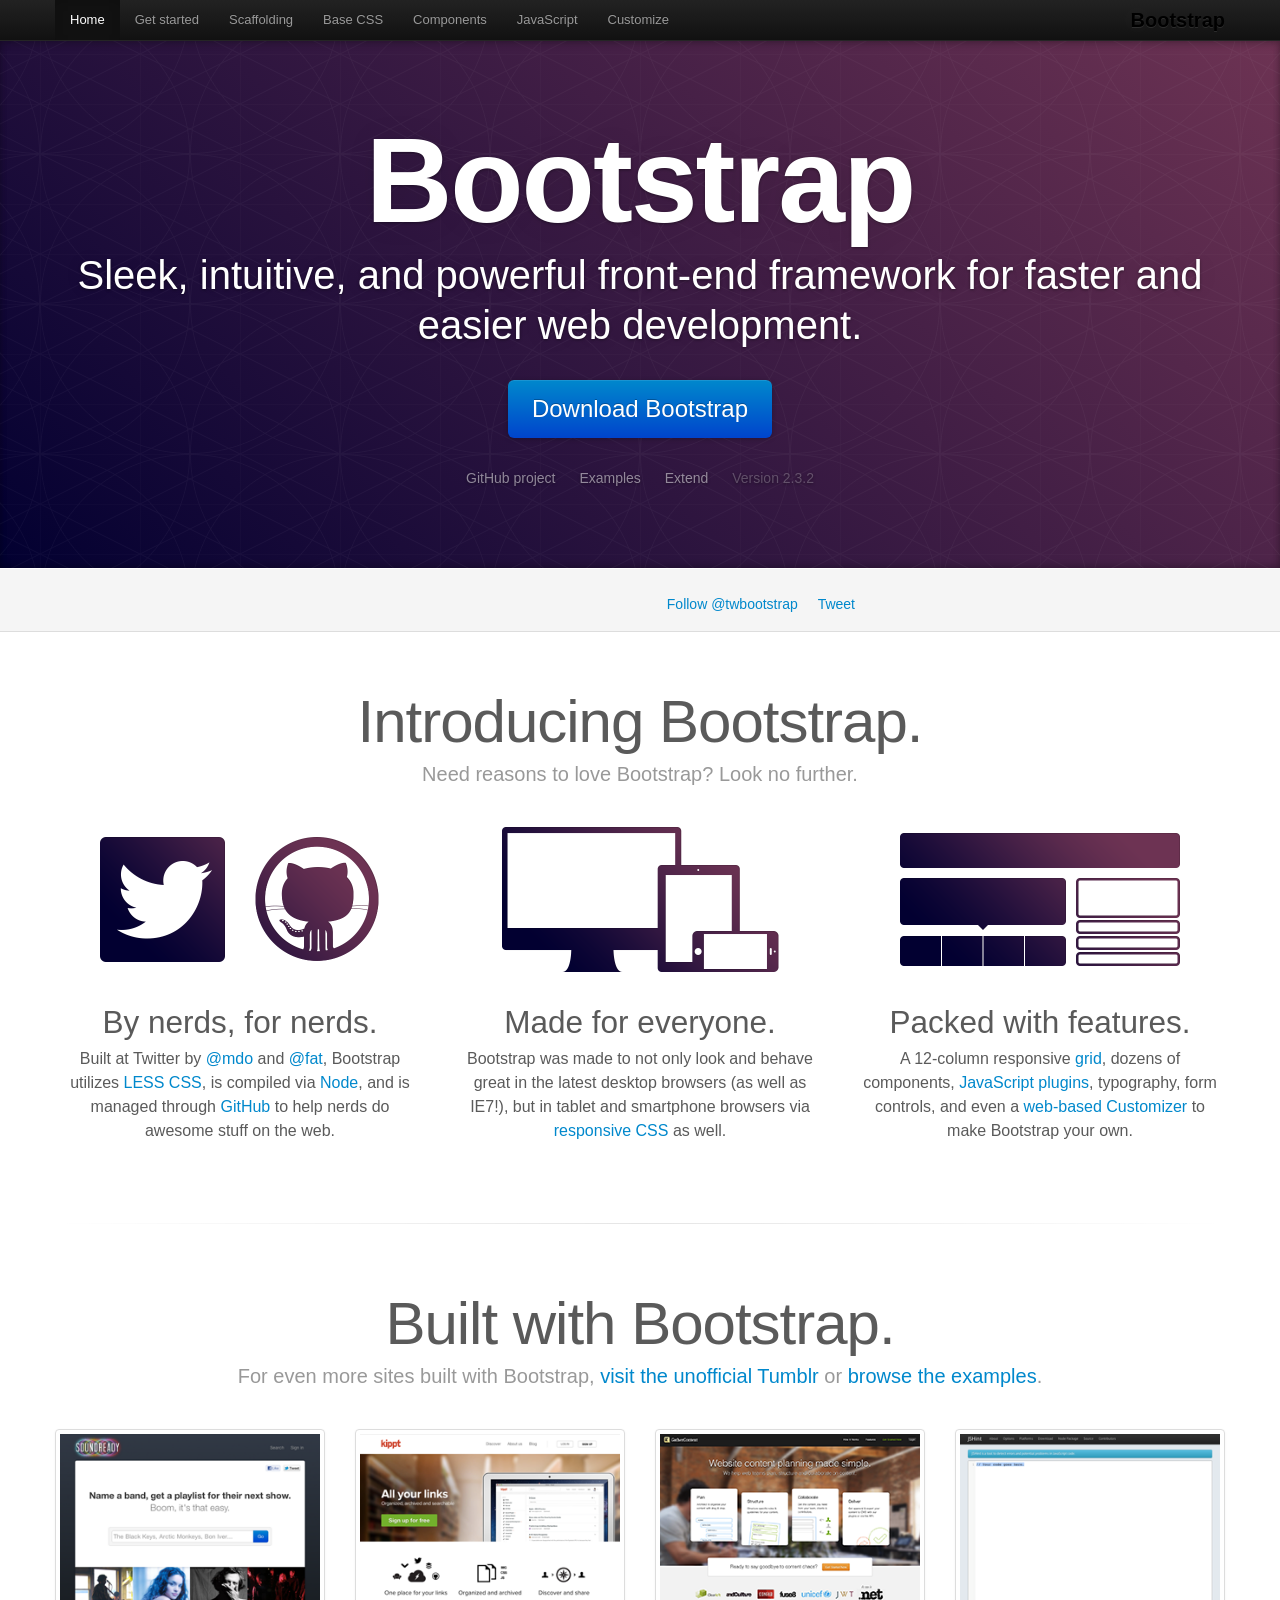
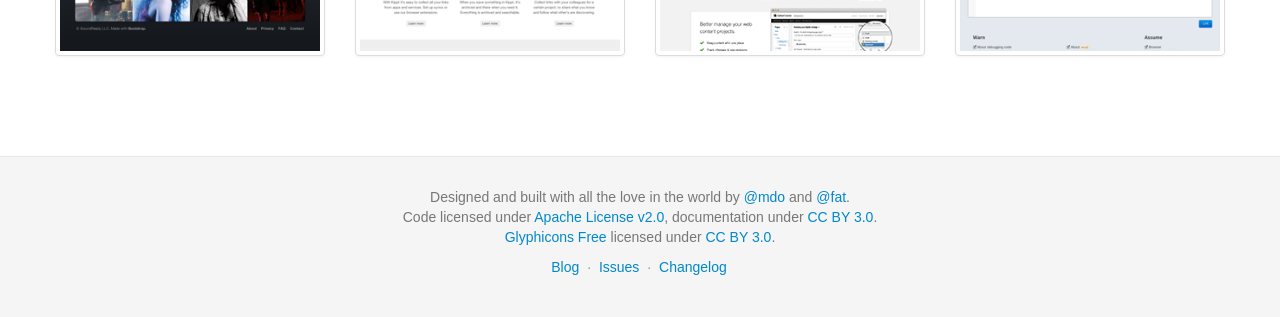
<file: bower_components/angular-timer/bower_components/bootstrap/docs/index.html>
<!DOCTYPE html>
<html lang="en">
  <head>
    <meta charset="utf-8">
    <title>Bootstrap</title>
    <meta name="viewport" content="width=device-width, initial-scale=1.0">
    <meta name="description" content="">
    <meta name="author" content="">

    <!-- Le styles -->
    <link href="assets/css/bootstrap.css" rel="stylesheet">
    <link href="assets/css/bootstrap-responsive.css" rel="stylesheet">
    <link href="assets/css/docs.css" rel="stylesheet">
    <link href="assets/js/google-code-prettify/prettify.css" rel="stylesheet">

    <!-- Le HTML5 shim, for IE6-8 support of HTML5 elements -->
    <!--[if lt IE 9]>
      <script src="assets/js/html5shiv.js"></script>
    <![endif]-->

    <!-- Le fav and touch icons -->
    <link rel="apple-touch-icon-precomposed" sizes="144x144" href="assets/ico/apple-touch-icon-144-precomposed.png">
    <link rel="apple-touch-icon-precomposed" sizes="114x114" href="assets/ico/apple-touch-icon-114-precomposed.png">
      <link rel="apple-touch-icon-precomposed" sizes="72x72" href="assets/ico/apple-touch-icon-72-precomposed.png">
                    <link rel="apple-touch-icon-precomposed" href="assets/ico/apple-touch-icon-57-precomposed.png">
                                   <link rel="shortcut icon" href="assets/ico/favicon.png">

    <script type="text/javascript">
      var _gaq = _gaq || [];
      _gaq.push(['_setAccount', 'UA-146052-10']);
      _gaq.push(['_trackPageview']);
      (function() {
        var ga = document.createElement('script'); ga.type = 'text/javascript'; ga.async = true;
        ga.src = ('https:' == document.location.protocol ? 'https://ssl' : 'http://www') + '.google-analytics.com/ga.js';
        var s = document.getElementsByTagName('script')[0]; s.parentNode.insertBefore(ga, s);
      })();
    </script>
  </head>

  <body data-spy="scroll" data-target=".bs-docs-sidebar">

    <!-- Navbar
    ================================================== -->
    <div class="navbar navbar-inverse navbar-fixed-top">
      <div class="navbar-inner">
        <div class="container">
          <button type="button" class="btn btn-navbar" data-toggle="collapse" data-target=".nav-collapse">
            <span class="icon-bar"></span>
            <span class="icon-bar"></span>
            <span class="icon-bar"></span>
          </button>
          <a class="brand" href="./index.html">Bootstrap</a>
          <div class="nav-collapse collapse">
            <ul class="nav">
              <li class="active">
                <a href="./index.html">Home</a>
              </li>
              <li class="">
                <a href="./getting-started.html">Get started</a>
              </li>
              <li class="">
                <a href="./scaffolding.html">Scaffolding</a>
              </li>
              <li class="">
                <a href="./base-css.html">Base CSS</a>
              </li>
              <li class="">
                <a href="./components.html">Components</a>
              </li>
              <li class="">
                <a href="./javascript.html">JavaScript</a>
              </li>
              <li class="">
                <a href="./customize.html">Customize</a>
              </li>
            </ul>
          </div>
        </div>
      </div>
    </div>

<div class="jumbotron masthead">
  <div class="container">
    <h1>Bootstrap</h1>
    <p>Sleek, intuitive, and powerful front-end framework for faster and easier web development.</p>
    <p>
      <a href="assets/bootstrap.zip" class="btn btn-primary btn-large" onclick="_gaq.push(['_trackEvent', 'Jumbotron actions', 'Download', 'Download 2.3.2']);">Download Bootstrap</a>
    </p>
    <ul class="masthead-links">
      <li>
        <a href="http://github.com/twitter/bootstrap" onclick="_gaq.push(['_trackEvent', 'Jumbotron actions', 'Jumbotron links', 'GitHub project']);">GitHub project</a>
      </li>
      <li>
        <a href="./getting-started.html#examples" onclick="_gaq.push(['_trackEvent', 'Jumbotron actions', 'Jumbotron links', 'Examples']);">Examples</a>
      </li>
      <li>
        <a href="./extend.html" onclick="_gaq.push(['_trackEvent', 'Jumbotron actions', 'Jumbotron links', 'Extend']);">Extend</a>
      </li>
      <li>
        Version 2.3.2
      </li>
    </ul>
  </div>
</div>

<div class="bs-docs-social">
  <div class="container">
    <ul class="bs-docs-social-buttons">
      <li>
        <iframe class="github-btn" src="http://ghbtns.com/github-btn.html?user=twbs&repo=bootstrap&type=watch&count=true" allowtransparency="true" frameborder="0" scrolling="0" width="100px" height="20px"></iframe>
      </li>
      <li>
        <iframe class="github-btn" src="http://ghbtns.com/github-btn.html?user=twbs&repo=bootstrap&type=fork&count=true" allowtransparency="true" frameborder="0" scrolling="0" width="102px" height="20px"></iframe>
      </li>
      <li class="follow-btn">
        <a href="https://twitter.com/twbootstrap" class="twitter-follow-button" data-link-color="#0069D6" data-show-count="true">Follow @twbootstrap</a>
      </li>
      <li class="tweet-btn">
        <a href="https://twitter.com/share" class="twitter-share-button" data-url="http://twbs.github.com/bootstrap/" data-count="horizontal" data-via="twbootstrap" data-related="mdo:Creator of Twitter Bootstrap">Tweet</a>
      </li>
    </ul>
  </div>
</div>

<div class="container">

  <div class="marketing">

    <h1>Introducing Bootstrap.</h1>
    <p class="marketing-byline">Need reasons to love Bootstrap? Look no further.</p>

    <div class="row-fluid">
      <div class="span4">
        <img class="marketing-img" src="assets/img/bs-docs-twitter-github.png">
        <h2>By nerds, for nerds.</h2>
        <p>Built at Twitter by <a href="http://twitter.com/mdo">@mdo</a> and <a href="http://twitter.com/fat">@fat</a>, Bootstrap utilizes <a href="http://lesscss.org">LESS CSS</a>, is compiled via <a href="http://nodejs.org">Node</a>, and is managed through <a href="http://github.com">GitHub</a> to help nerds do awesome stuff on the web.</p>
      </div>
      <div class="span4">
        <img class="marketing-img" src="assets/img/bs-docs-responsive-illustrations.png">
        <h2>Made for everyone.</h2>
        <p>Bootstrap was made to not only look and behave great in the latest desktop browsers (as well as IE7!), but in tablet and smartphone browsers via <a href="./scaffolding.html#responsive">responsive CSS</a> as well.</p>
      </div>
      <div class="span4">
        <img class="marketing-img" src="assets/img/bs-docs-bootstrap-features.png">
        <h2>Packed with features.</h2>
        <p>A 12-column responsive <a href="./scaffolding.html#gridSystem">grid</a>, dozens of components, <a href="./javascript.html">JavaScript plugins</a>, typography, form controls, and even a <a href="./customize.html">web-based Customizer</a> to make Bootstrap your own.</p>
      </div>
    </div>

    <hr class="soften">

    <h1>Built with Bootstrap.</h1>
    <p class="marketing-byline">For even more sites built with Bootstrap, <a href="http://builtwithbootstrap.tumblr.com/" target="_blank">visit the unofficial Tumblr</a> or <a href="./getting-started.html#examples">browse the examples</a>.</p>
    <div class="row-fluid">
      <ul class="thumbnails example-sites">
        <li class="span3">
          <a class="thumbnail" href="http://soundready.fm/" target="_blank">
            <img src="assets/img/example-sites/soundready.png" alt="SoundReady.fm">
          </a>
        </li>
        <li class="span3">
          <a class="thumbnail" href="http://kippt.com/" target="_blank">
            <img src="assets/img/example-sites/kippt.png" alt="Kippt">
          </a>
        </li>
        <li class="span3">
          <a class="thumbnail" href="http://www.gathercontent.com/" target="_blank">
            <img src="assets/img/example-sites/gathercontent.png" alt="Gather Content">
          </a>
        </li>
        <li class="span3">
          <a class="thumbnail" href="http://www.jshint.com/" target="_blank">
            <img src="assets/img/example-sites/jshint.png" alt="JS Hint">
          </a>
        </li>
      </ul>
     </div>

  </div>

</div>



    <!-- Footer
    ================================================== -->
    <footer class="footer">
      <div class="container">
        <p>Designed and built with all the love in the world by <a href="http://twitter.com/mdo" target="_blank">@mdo</a> and <a href="http://twitter.com/fat" target="_blank">@fat</a>.</p>
        <p>Code licensed under <a href="http://www.apache.org/licenses/LICENSE-2.0" target="_blank">Apache License v2.0</a>, documentation under <a href="http://creativecommons.org/licenses/by/3.0/">CC BY 3.0</a>.</p>
        <p><a href="http://glyphicons.com">Glyphicons Free</a> licensed under <a href="http://creativecommons.org/licenses/by/3.0/">CC BY 3.0</a>.</p>
        <ul class="footer-links">
          <li><a href="http://blog.getbootstrap.com">Blog</a></li>
          <li class="muted">&middot;</li>
          <li><a href="https://github.com/twbs/bootstrap/issues?state=open">Issues</a></li>
          <li class="muted">&middot;</li>
          <li><a href="https://github.com/twbs/bootstrap/releases">Changelog</a></li>
        </ul>
      </div>
    </footer>



    <!-- Le javascript
    ================================================== -->
    <!-- Placed at the end of the document so the pages load faster -->
    <script type="text/javascript" src="http://platform.twitter.com/widgets.js"></script>
    <script src="assets/js/jquery.js"></script>
    <script src="assets/js/bootstrap-transition.js"></script>
    <script src="assets/js/bootstrap-alert.js"></script>
    <script src="assets/js/bootstrap-modal.js"></script>
    <script src="assets/js/bootstrap-dropdown.js"></script>
    <script src="assets/js/bootstrap-scrollspy.js"></script>
    <script src="assets/js/bootstrap-tab.js"></script>
    <script src="assets/js/bootstrap-tooltip.js"></script>
    <script src="assets/js/bootstrap-popover.js"></script>
    <script src="assets/js/bootstrap-button.js"></script>
    <script src="assets/js/bootstrap-collapse.js"></script>
    <script src="assets/js/bootstrap-carousel.js"></script>
    <script src="assets/js/bootstrap-typeahead.js"></script>
    <script src="assets/js/bootstrap-affix.js"></script>

    <script src="assets/js/holder/holder.js"></script>
    <script src="assets/js/google-code-prettify/prettify.js"></script>

    <script src="assets/js/application.js"></script>


    <!-- Analytics
    ================================================== -->
    <script>
      var _gauges = _gauges || [];
      (function() {
        var t   = document.createElement('script');
        t.type  = 'text/javascript';
        t.async = true;
        t.id    = 'gauges-tracker';
        t.setAttribute('data-site-id', '4f0dc9fef5a1f55508000013');
        t.src = '//secure.gaug.es/track.js';
        var s = document.getElementsByTagName('script')[0];
        s.parentNode.insertBefore(t, s);
      })();
    </script>

  </body>
</html>
</file>
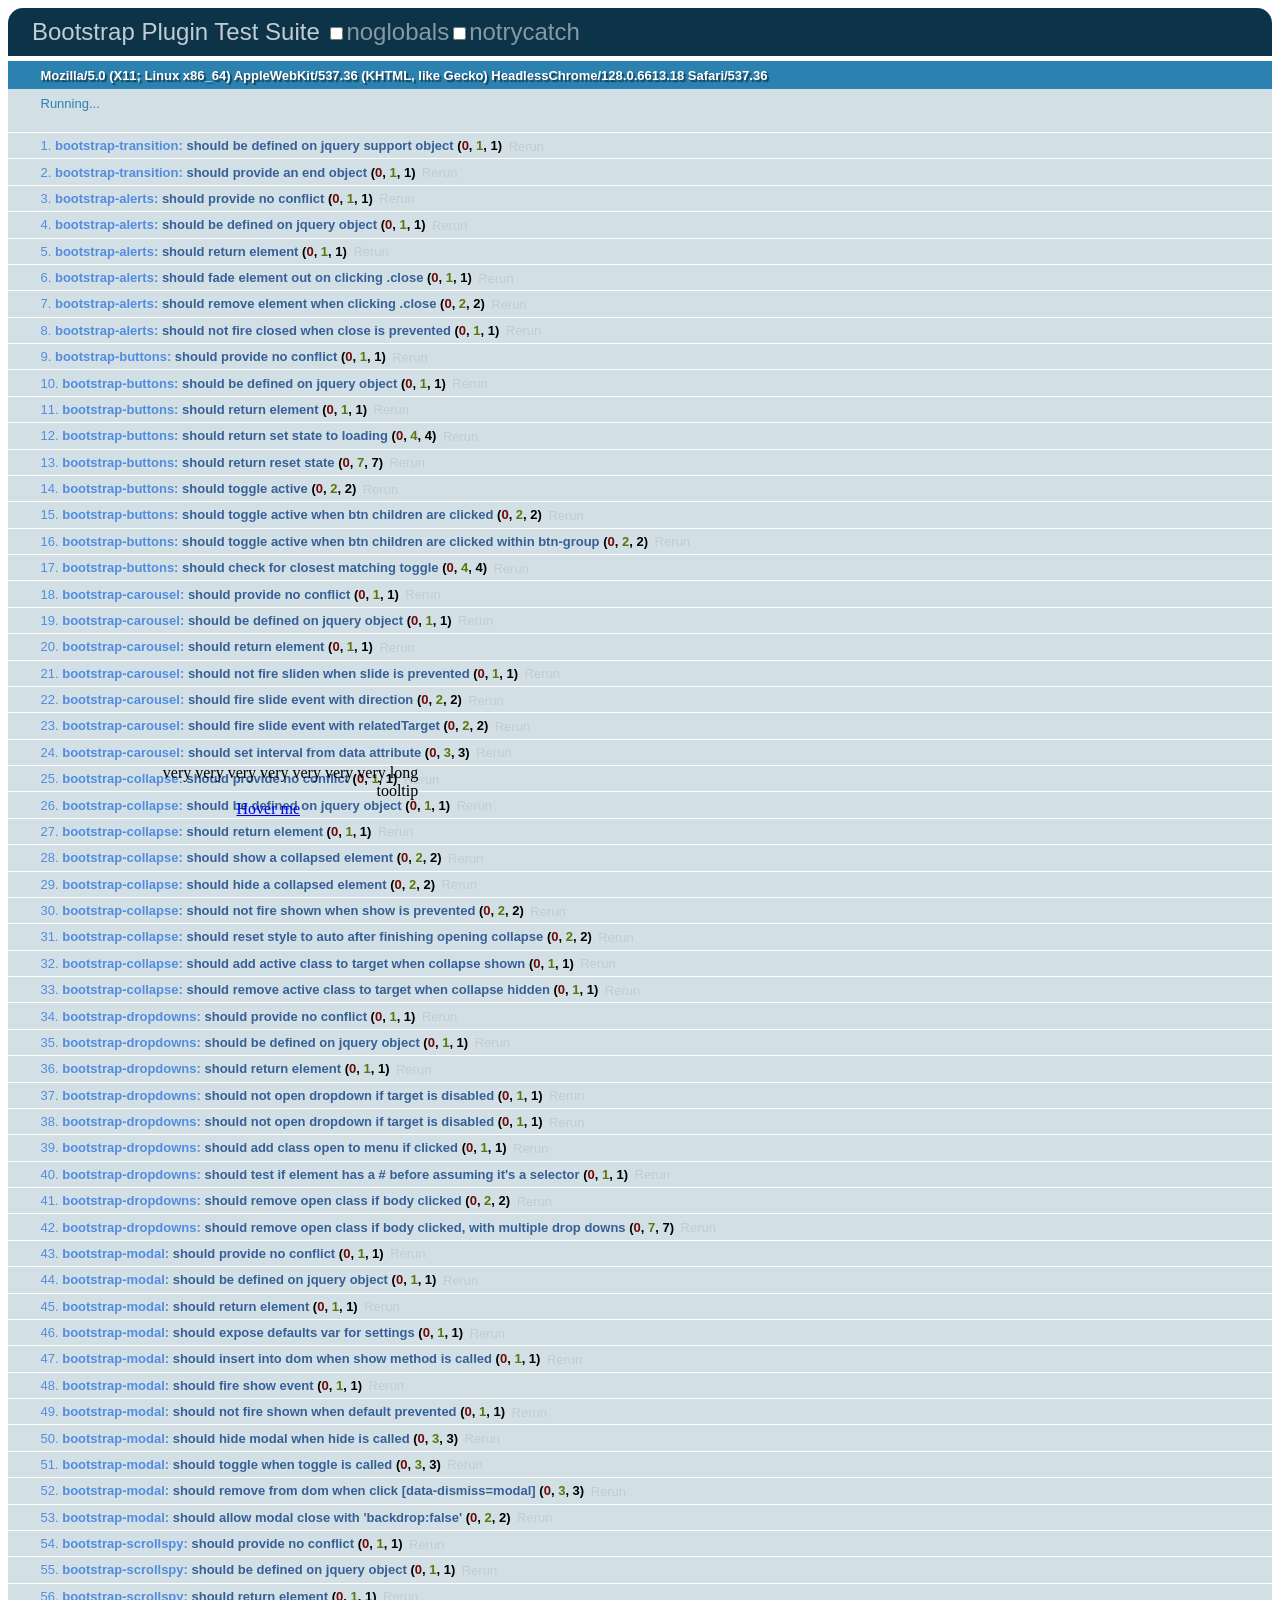
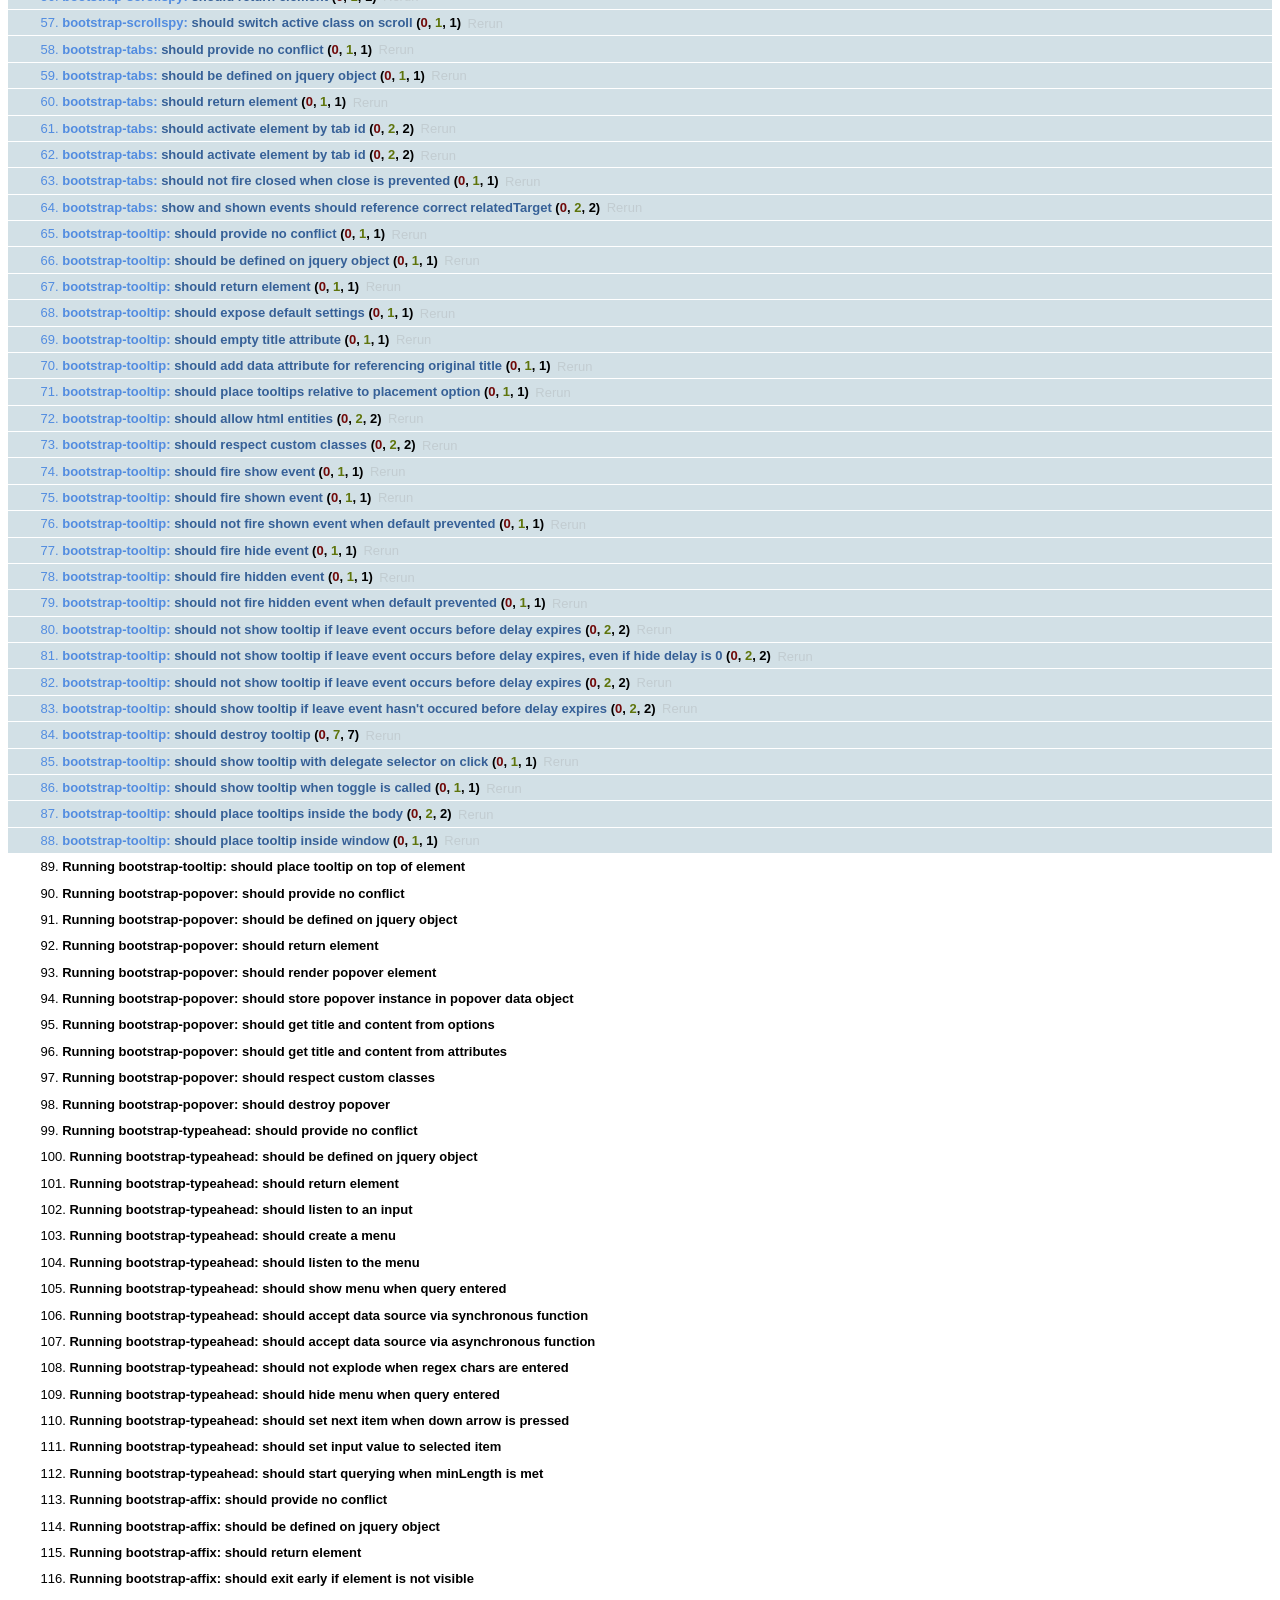
<file: bower_components/angular-timer/bower_components/bootstrap/js/tests/index.html>
<!DOCTYPE HTML>
<html>
<head>
  <title>Bootstrap Plugin Test Suite</title>

  <!-- jquery -->
  <!--<script src="http://code.jquery.com/jquery-1.7.min.js"></script>-->
  <script src="vendor/jquery.js"></script>

  <!-- qunit -->
  <link rel="stylesheet" href="vendor/qunit.css" type="text/css" media="screen" />
  <script src="vendor/qunit.js"></script>

  <!-- phantomjs logging script-->
  <script src="unit/bootstrap-phantom.js"></script>

  <!--  plugin sources -->
  <script src="../../js/bootstrap-transition.js"></script>
  <script src="../../js/bootstrap-alert.js"></script>
  <script src="../../js/bootstrap-button.js"></script>
  <script src="../../js/bootstrap-carousel.js"></script>
  <script src="../../js/bootstrap-collapse.js"></script>
  <script src="../../js/bootstrap-dropdown.js"></script>
  <script src="../../js/bootstrap-modal.js"></script>
  <script src="../../js/bootstrap-scrollspy.js"></script>
  <script src="../../js/bootstrap-tab.js"></script>
  <script src="../../js/bootstrap-tooltip.js"></script>
  <script src="../../js/bootstrap-popover.js"></script>
  <script src="../../js/bootstrap-typeahead.js"></script>
  <script src="../../js/bootstrap-affix.js"></script>

  <!-- unit tests -->
  <script src="unit/bootstrap-transition.js"></script>
  <script src="unit/bootstrap-alert.js"></script>
  <script src="unit/bootstrap-button.js"></script>
  <script src="unit/bootstrap-carousel.js"></script>
  <script src="unit/bootstrap-collapse.js"></script>
  <script src="unit/bootstrap-dropdown.js"></script>
  <script src="unit/bootstrap-modal.js"></script>
  <script src="unit/bootstrap-scrollspy.js"></script>
  <script src="unit/bootstrap-tab.js"></script>
  <script src="unit/bootstrap-tooltip.js"></script>
  <script src="unit/bootstrap-popover.js"></script>
  <script src="unit/bootstrap-typeahead.js"></script>
  <script src="unit/bootstrap-affix.js"></script>
</head>
<body>
  <div>
    <h1 id="qunit-header">Bootstrap Plugin Test Suite</h1>
    <h2 id="qunit-banner"></h2>
    <h2 id="qunit-userAgent"></h2>
    <ol id="qunit-tests"></ol>
    <div id="qunit-fixture"></div>
  </div>
</body>
</html>
</file>
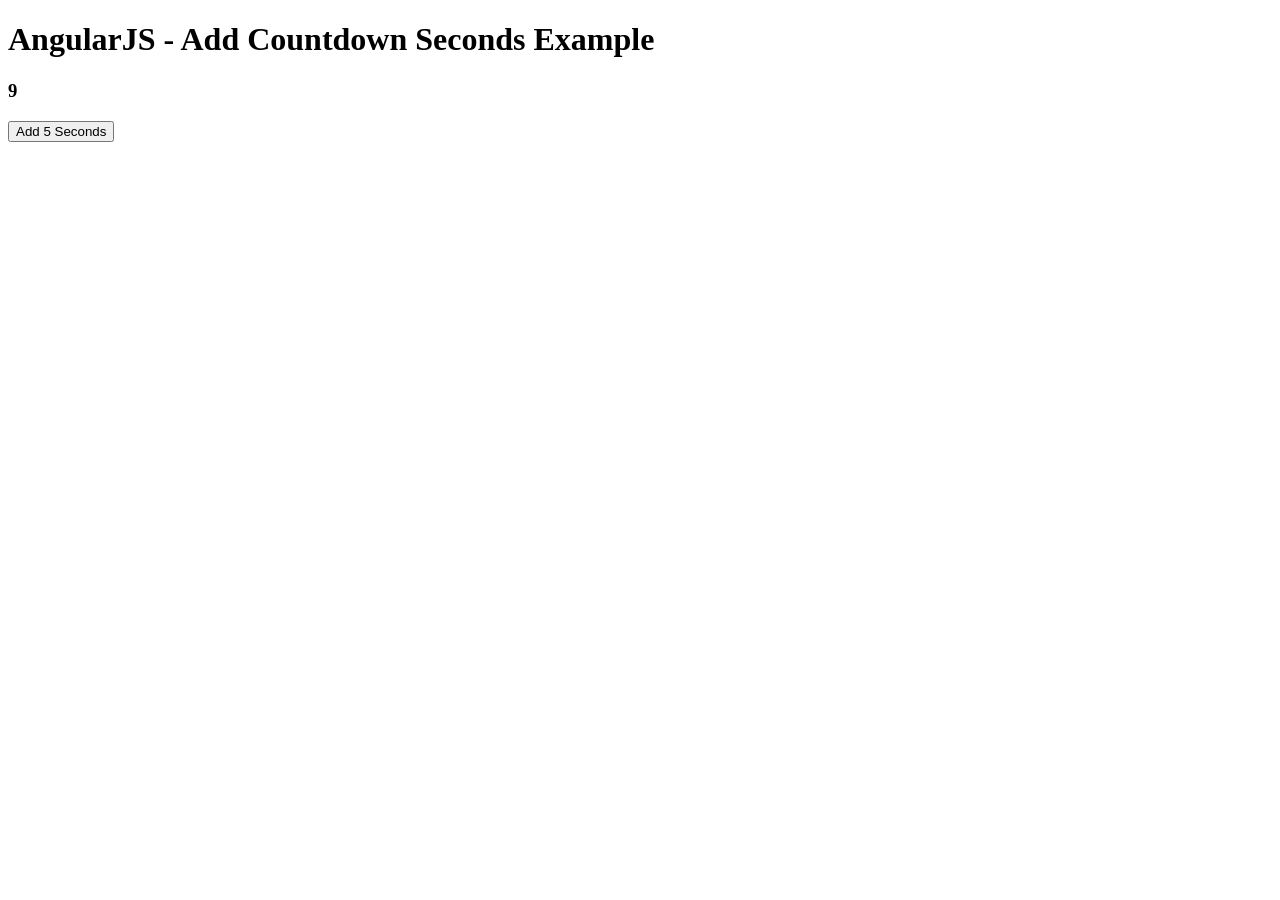
<file: bower_components/angular-timer/examples/angularjs-add-countdown-seconds.html>
<!DOCTYPE html>
<html>
<head>
    <title>AngularJS Example - Single Timer Example</title>
    <script src="../bower_components/angular/angular.min.js"></script>
    <script src="../app/js/timer.js"></script>
    <script>
        angular.module('MyApp', ['timer']);
        function MyAppController($scope) {
            $scope.add5Seconds = function () {
                $scope.$broadcast('timer-add-cd-seconds', 5);
            }
        }
        MyAppController.$inject = ['$scope'];
    </script>
</head>
<body ng-app="MyApp">
    <div ng-controller="MyAppController">
        <h1>AngularJS - Add Countdown Seconds Example</h1>
        <h3><timer countdown="10" interval="1000">{{countdown}}</timer></h3>
        <button ng-click="add5Seconds()">Add 5 Seconds</button>
    </div>
    <br/>
</body>
</html>
</file>
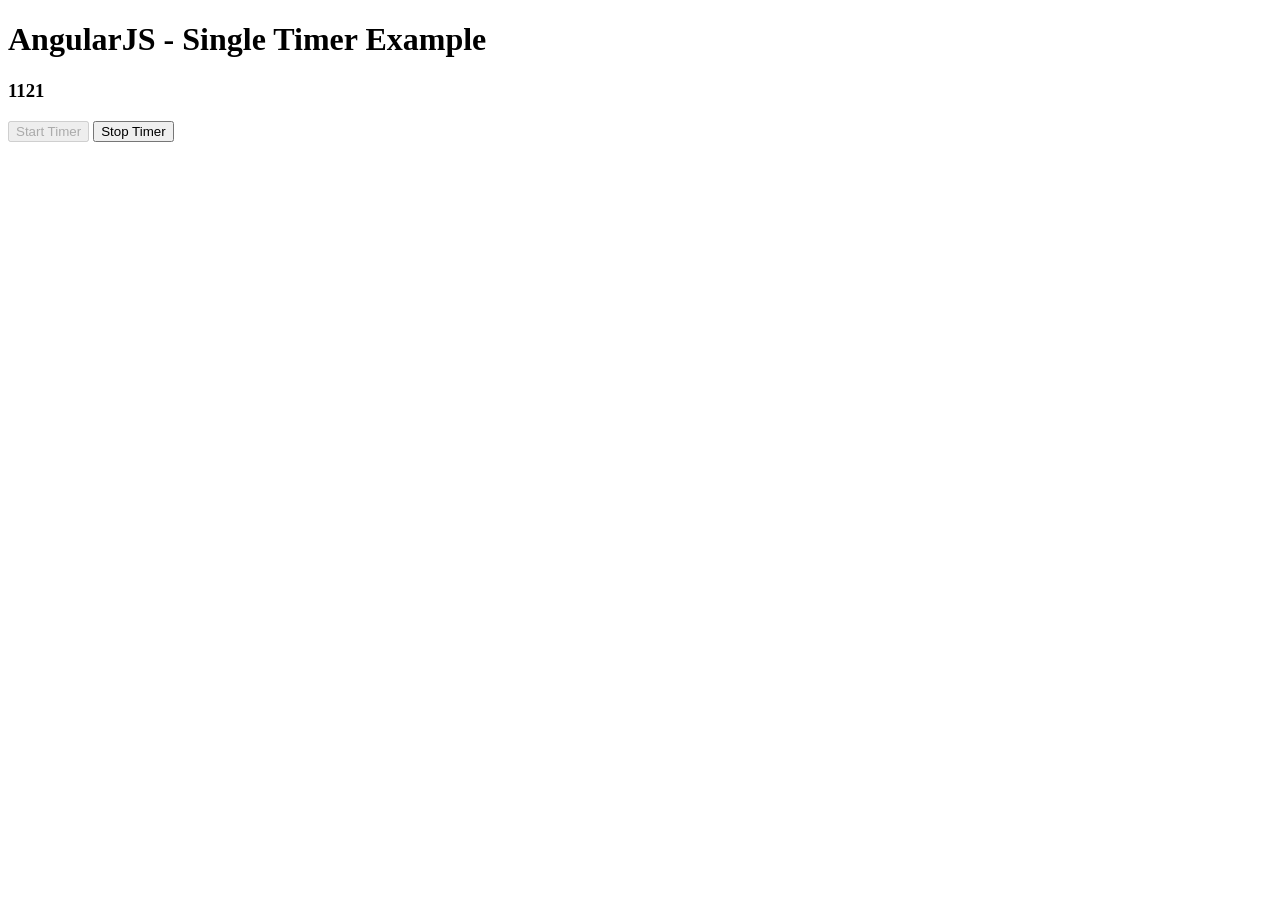
<file: bower_components/angular-timer/examples/angularjs-single-timer.html>
<!DOCTYPE html>
<html>
<head>
    <title>AngularJS Example - Single Timer Example</title>
    <script src="../bower_components/angular/angular.min.js"></script>
    <script src="../app/js/timer.js"></script>
    <script>
        angular.module('MyApp', ['timer']);
        function MyAppController($scope) {
            $scope.timerRunning = true;

            $scope.startTimer = function (){
                $scope.$broadcast('timer-start');
                $scope.timerRunning = true;
            };

            $scope.stopTimer = function (){
                $scope.$broadcast('timer-stop');
                $scope.timerRunning = false;
            };

            $scope.$on('timer-stopped', function (event, data){
                console.log('Timer Stopped - data = ', data);
            });
        }
        MyAppController.$inject = ['$scope'];
    </script>
</head>
<body ng-app="MyApp">
    <div ng-controller="MyAppController">
        <h1>AngularJS - Single Timer Example</h1>
        <h3><timer/></h3>
        <button ng-click="startTimer()" ng-disabled="timerRunning">Start Timer</button>
        <button ng-click="stopTimer()" ng-disabled="!timerRunning">Stop Timer</button>
    </div>
    <br/>
</body>
</html>
</file>
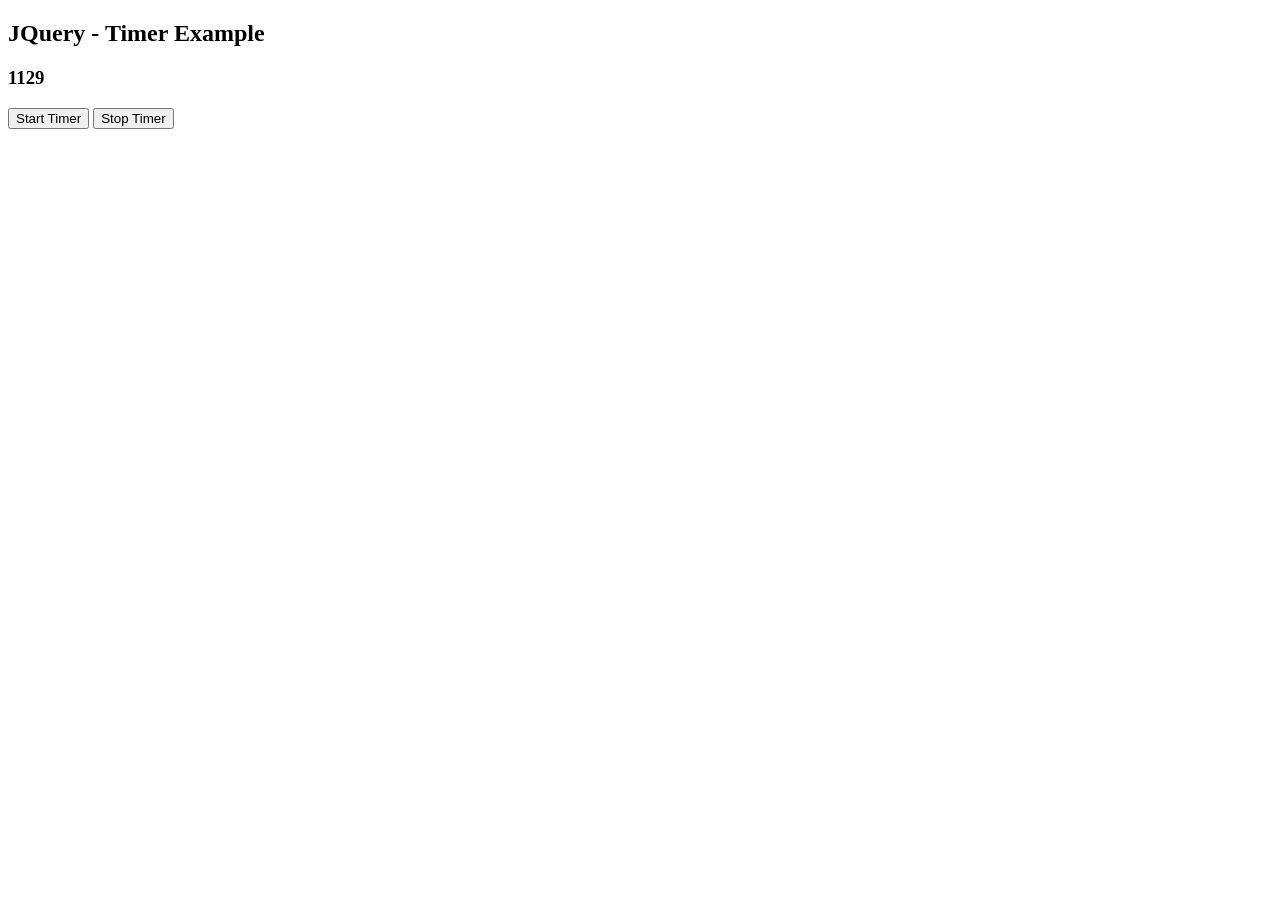
<file: bower_components/angular-timer/examples/jquery-timer.html>
<!DOCTYPE html>
<html>
<head>
    <title>JQuery Timer Example</title>
    <script src="../bower_components/jquery/jquery.min.js"></script>
    <script src="../bower_components/angular/angular.min.js"></script>
    <script src="../app/js/timer.js"></script>
    <script>
        function startTimer() {
            $('timer')[0].start();
        }

        function stopTimer() {
            $('timer')[0].stop();
        }
    </script>
</head>
<body>
<div ng-controller="MyAppController">
    <h2>JQuery - Timer Example</h2>
    <h3 ng-app="timer"><timer/></h3>
    <button onclick="startTimer()">Start Timer</button>
    <button onclick="stopTimer()">Stop Timer</button>
</div>
<br/>
</body>
</html>
</file>
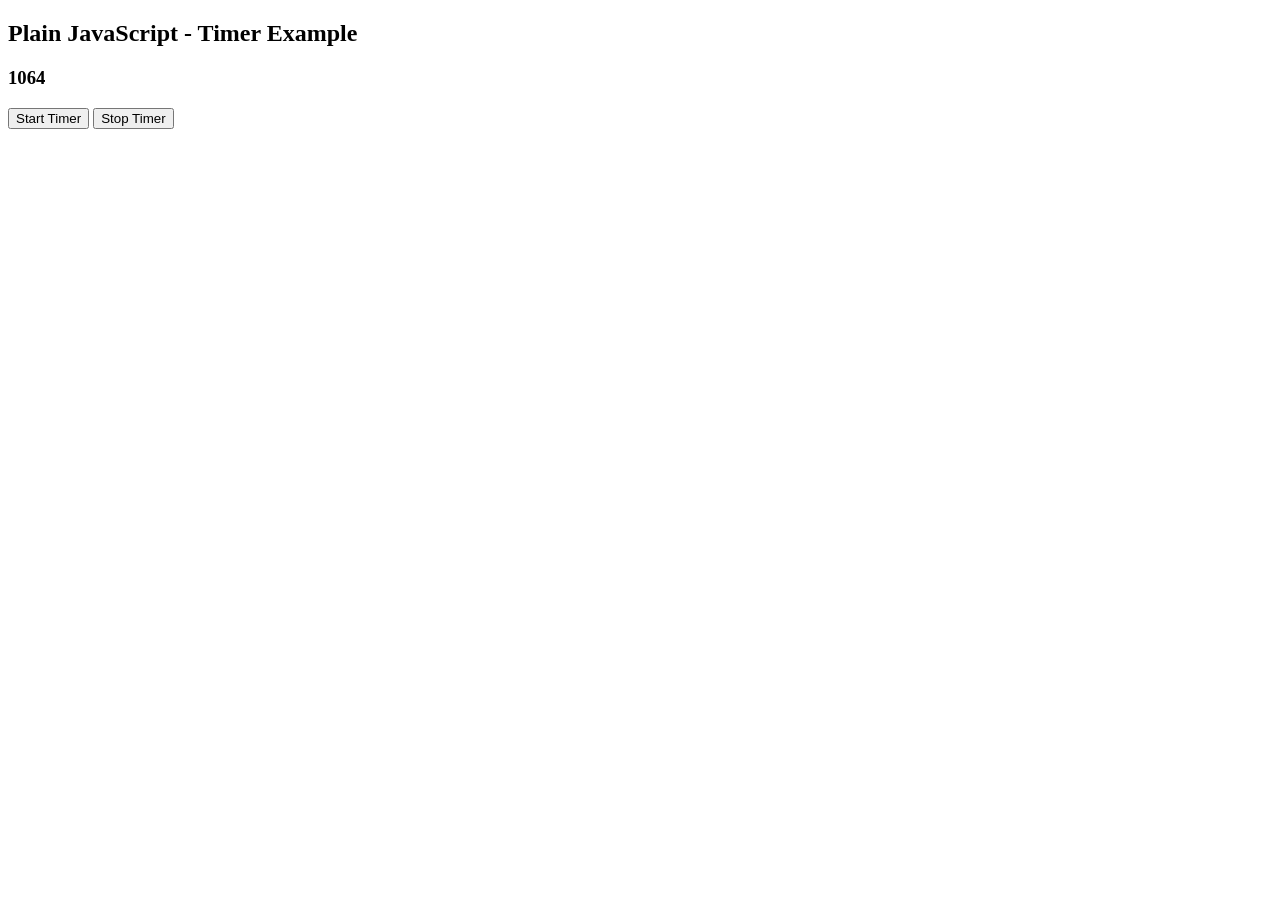
<file: bower_components/angular-timer/examples/plain-javascript.html>
<!DOCTYPE html>
<html>
<head>
    <title>Plain Javascript Timer Example</title>
    <script src="../bower_components/angular/angular.min.js"></script>
    <script src="../app/js/timer.js"></script>
    <script>
        function startTimer() {
            document.getElementsByTagName('timer')[0].start();
        }

        function stopTimer() {
            document.getElementsByTagName('timer')[0].stop();
        }
    </script>
</head>
<body>
<div>
    <h2>Plain JavaScript - Timer Example</h2>
    <h3><timer ng-app="timer"/></h3>
    <button onclick="startTimer()">Start Timer</button>
    <button onclick="stopTimer()">Stop Timer</button>
</div>
<br/>
</body>
</html>
</file>
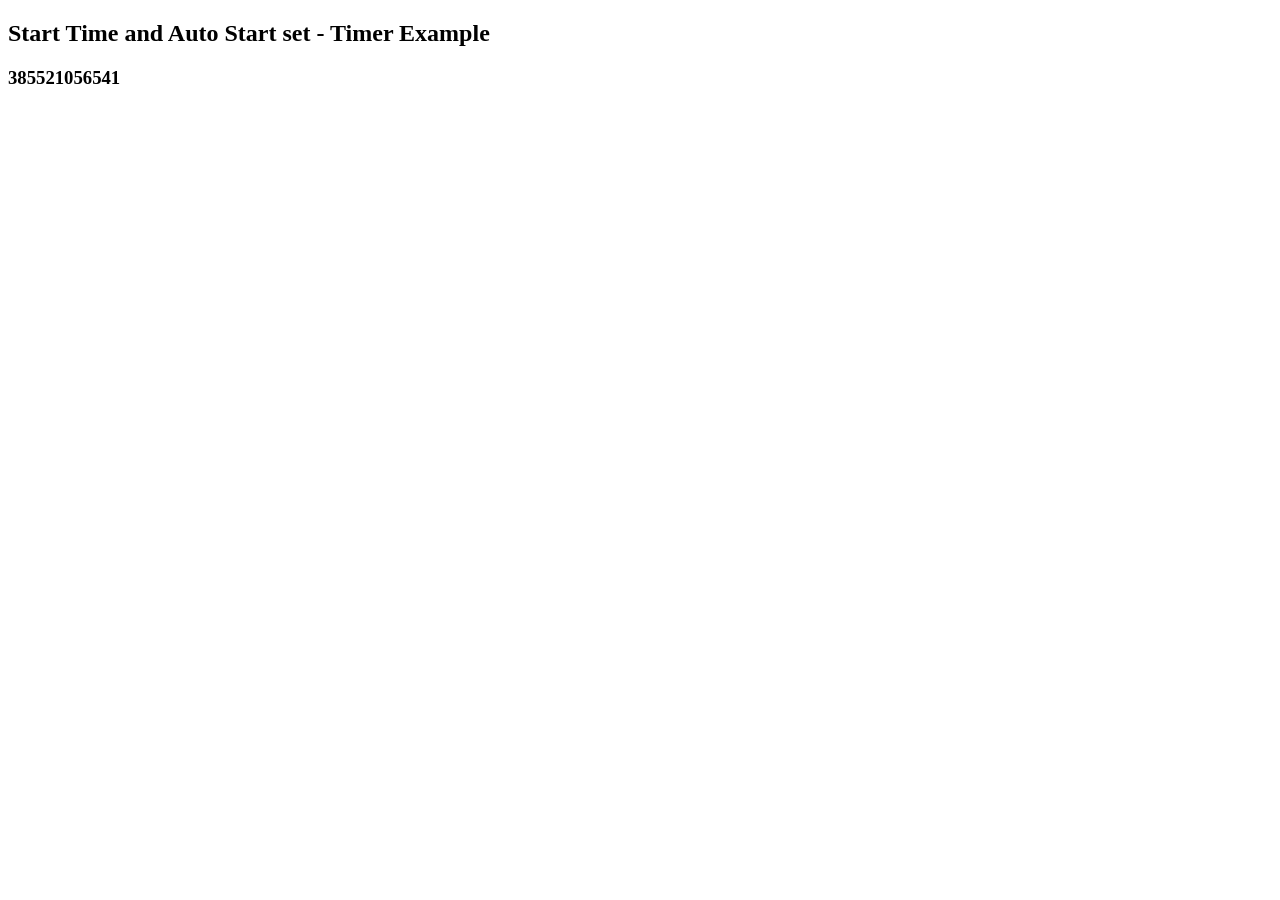
<file: bower_components/angular-timer/examples/timer-with-autostart-false-and-starttime.html>
<!DOCTYPE html>
<html>
<head>
    <title>Start Time and Auto Start set - Timer Example</title>
    <script src="../bower_components/angular/angular.min.js"></script>
    <script src="../app/js/timer.js"></script>
</head>
<body ng-app="timer">
<div id="start-time-and-auto-start-set">
    <h2>Start Time and Auto Start set - Timer Example</h2>
    <h3><timer start-time="1410914940000" autostart="false"></timer></h3>
</div>
<br/>
</body>
</html>
</file>
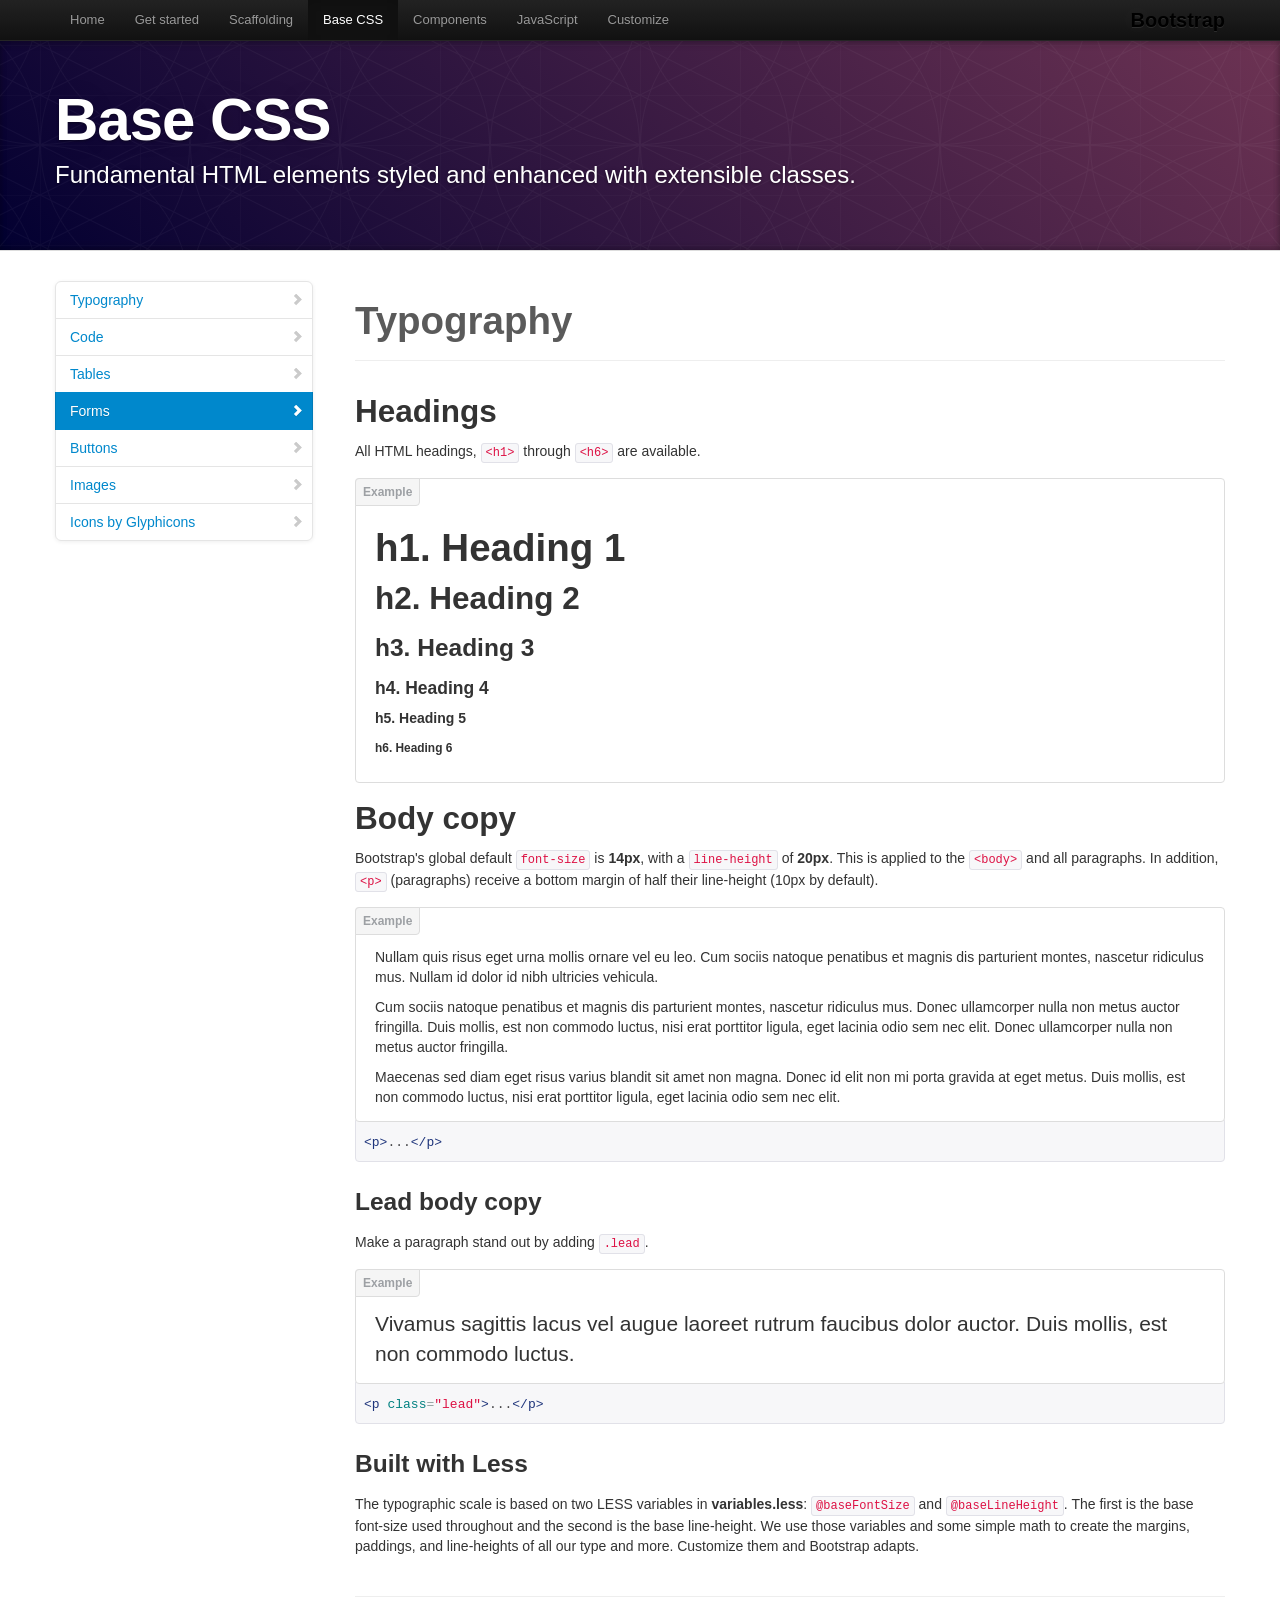
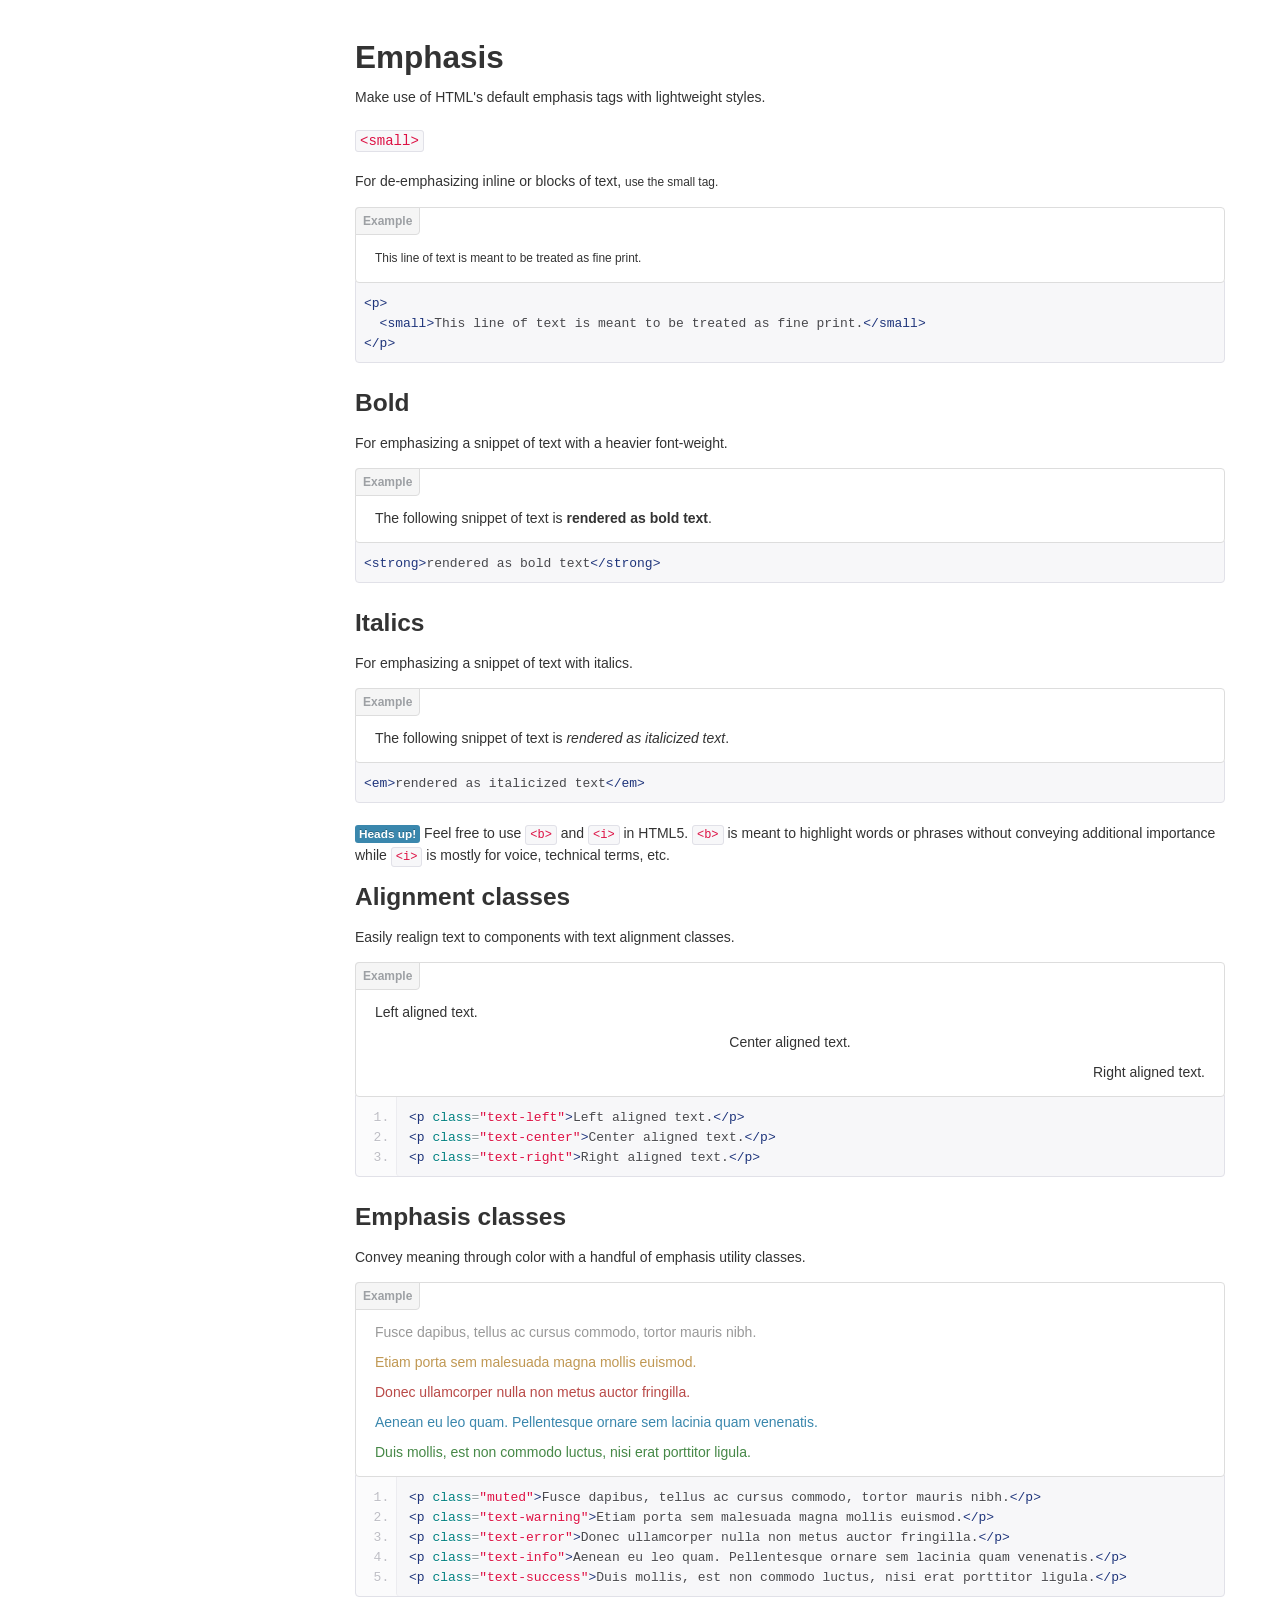
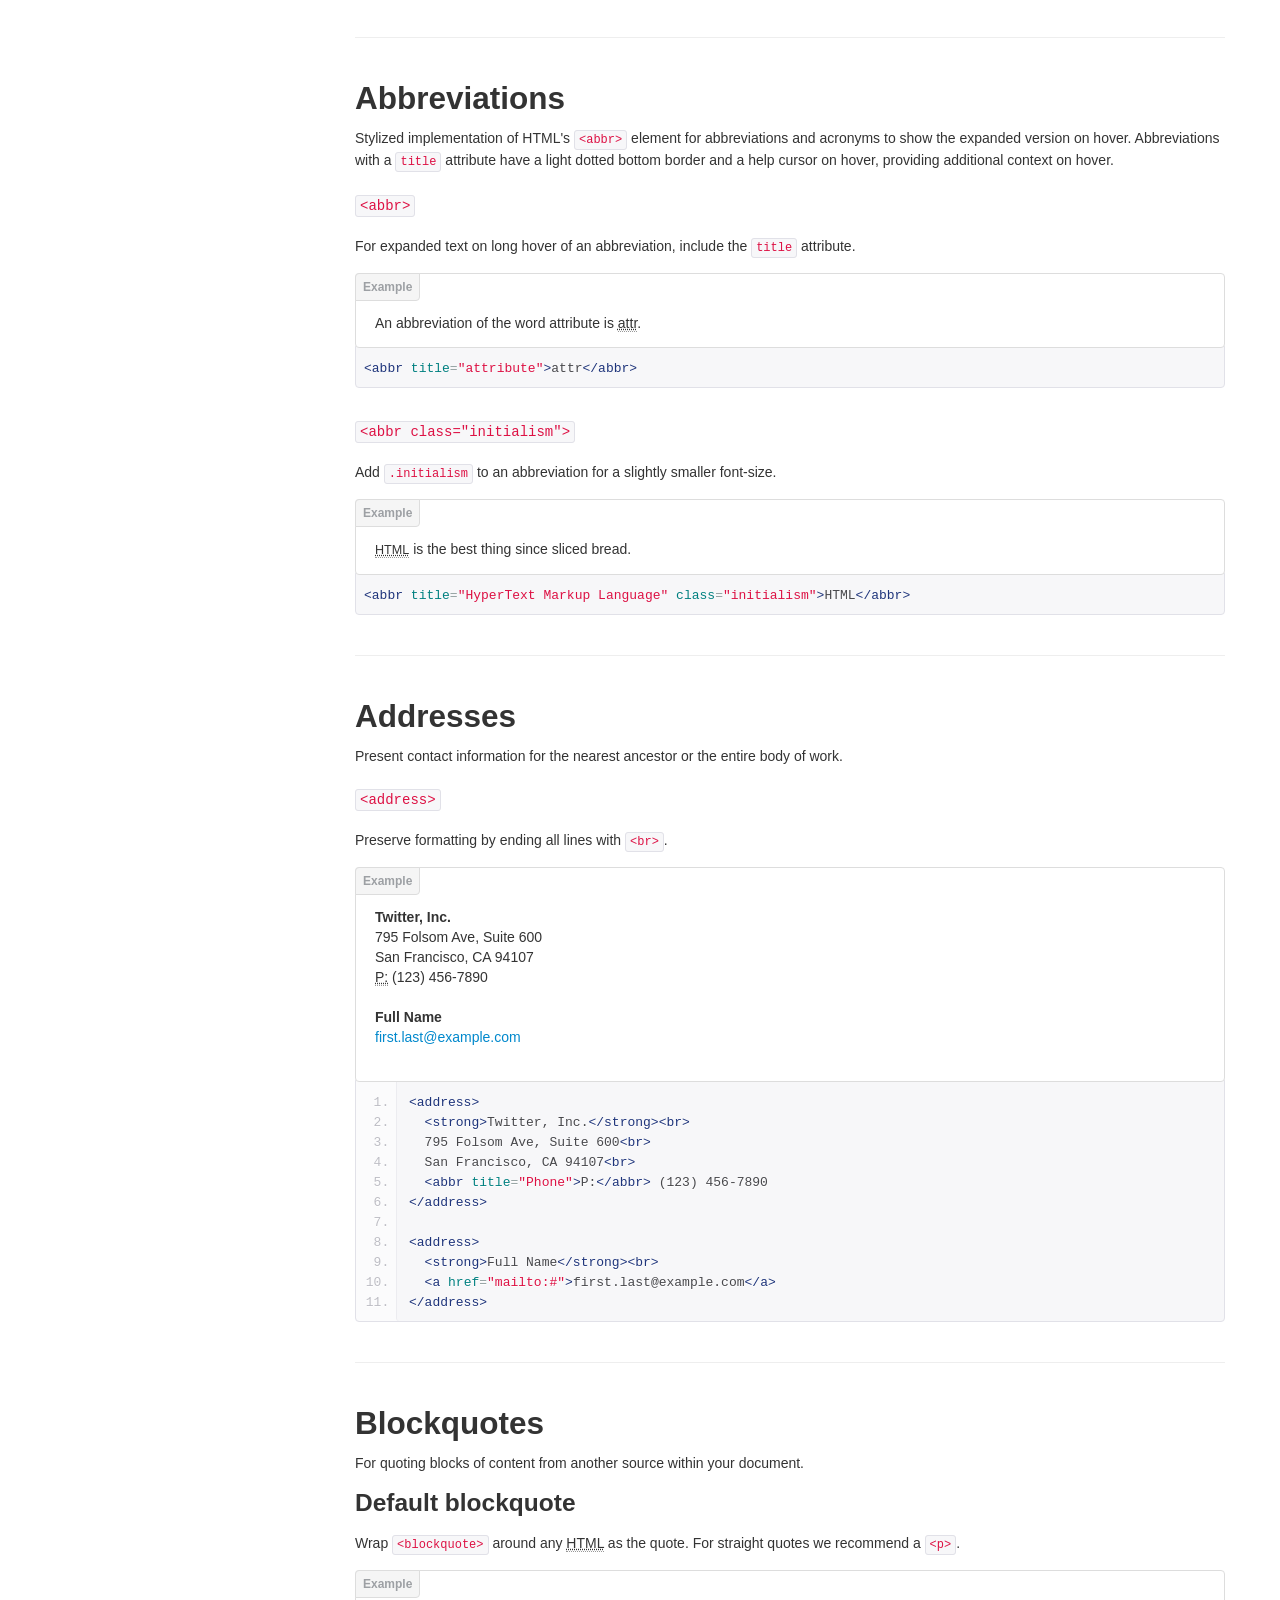
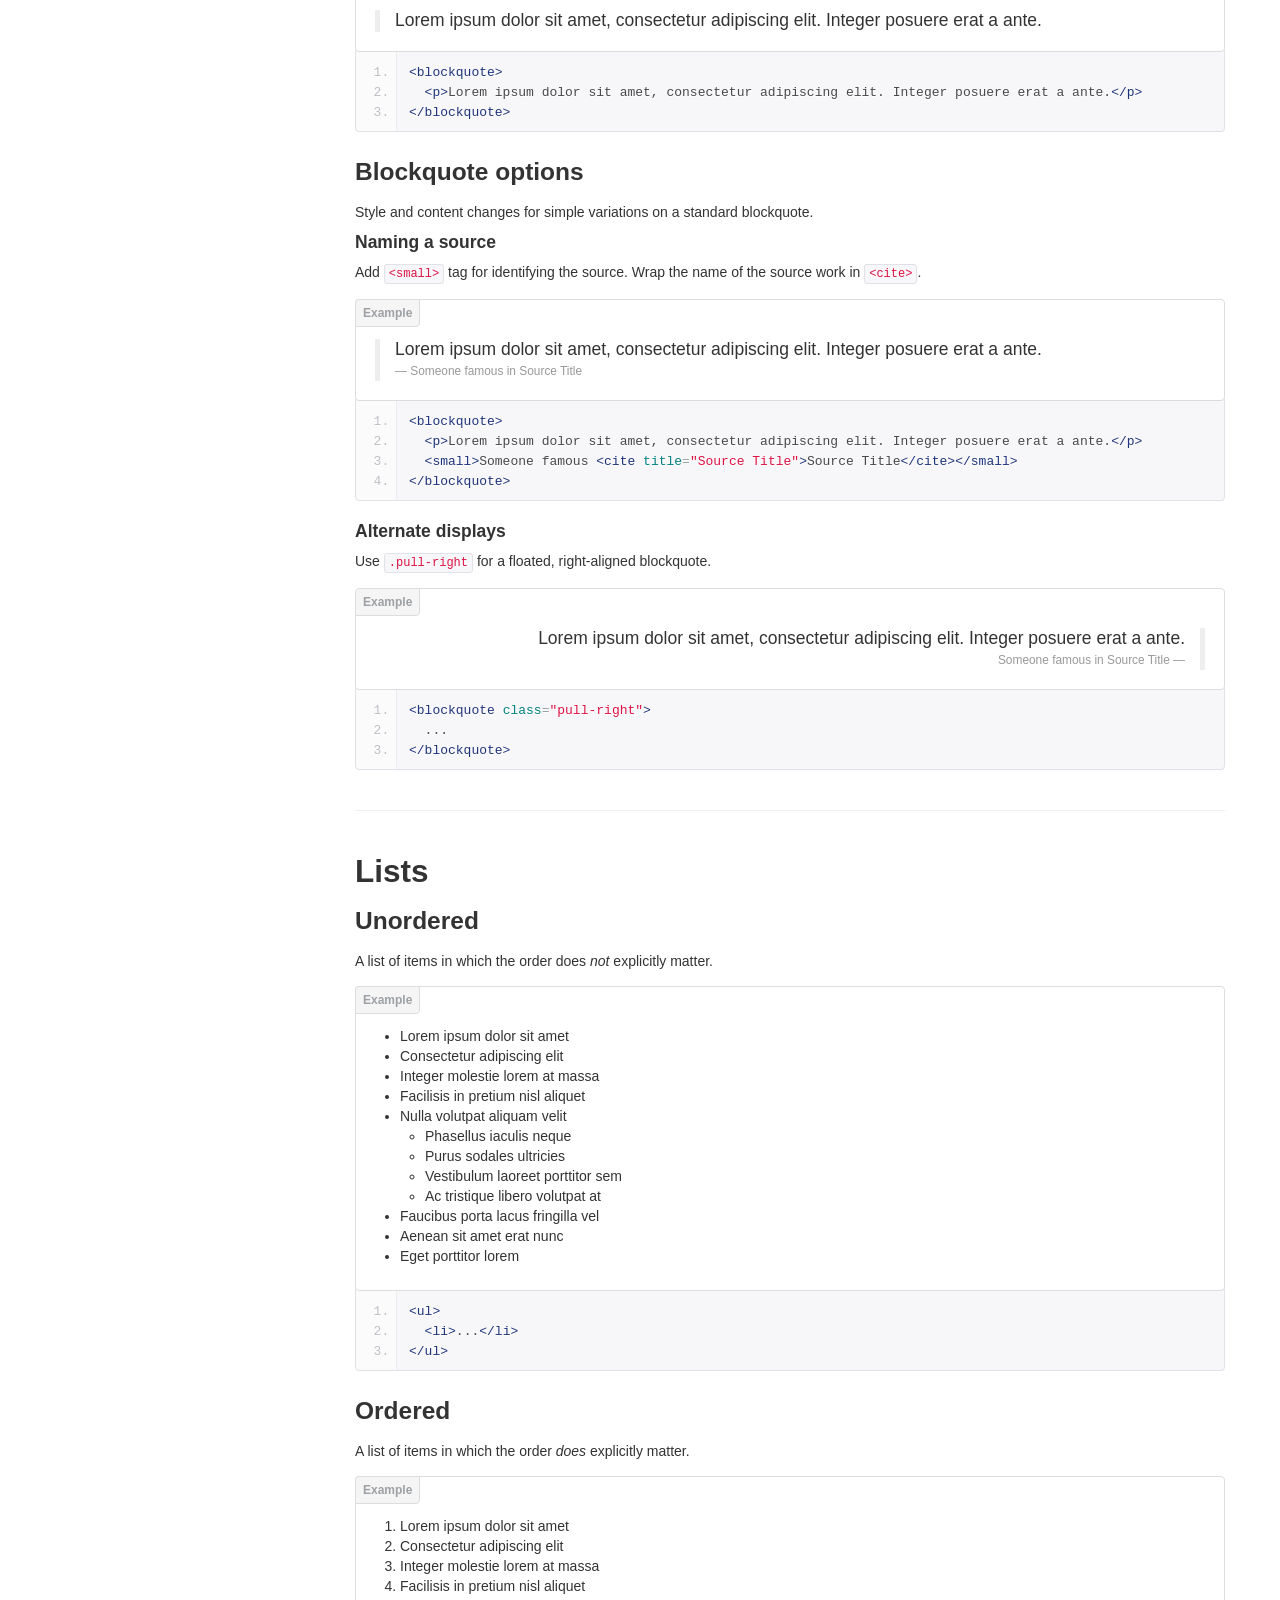
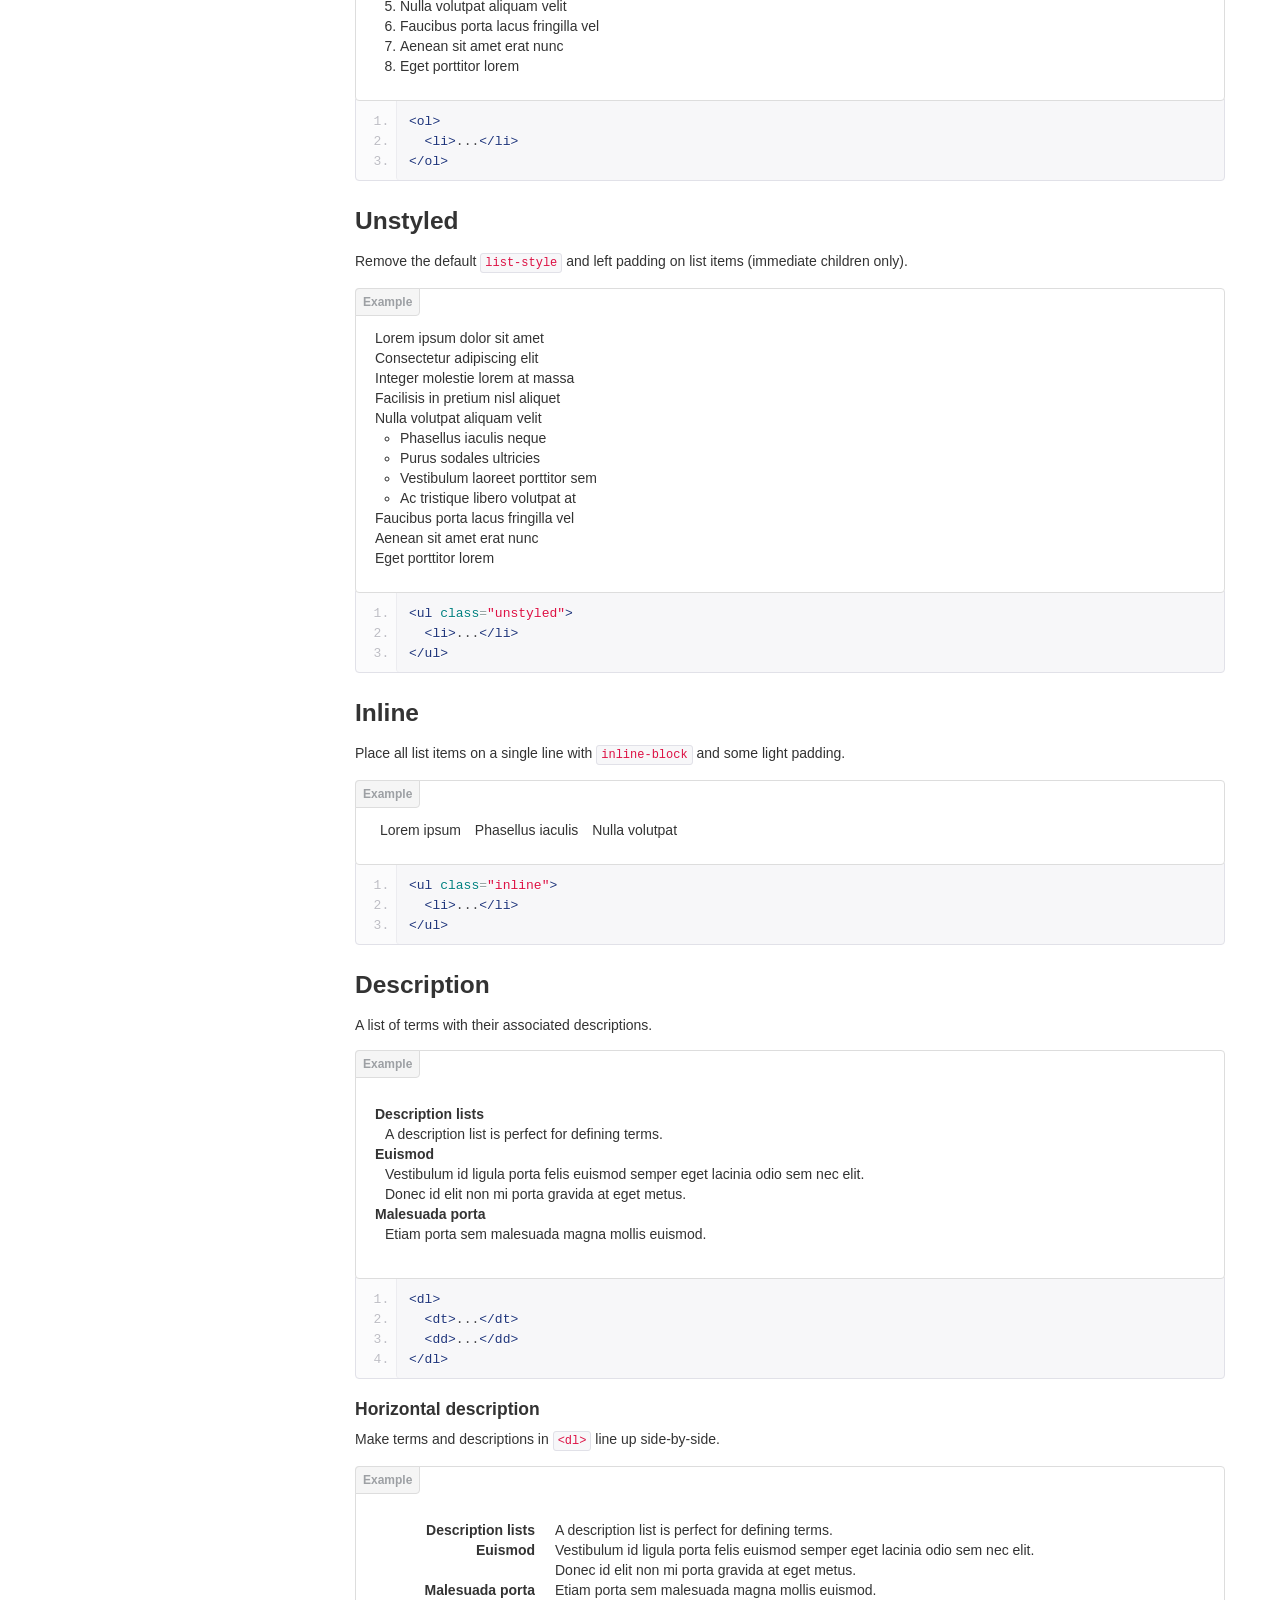
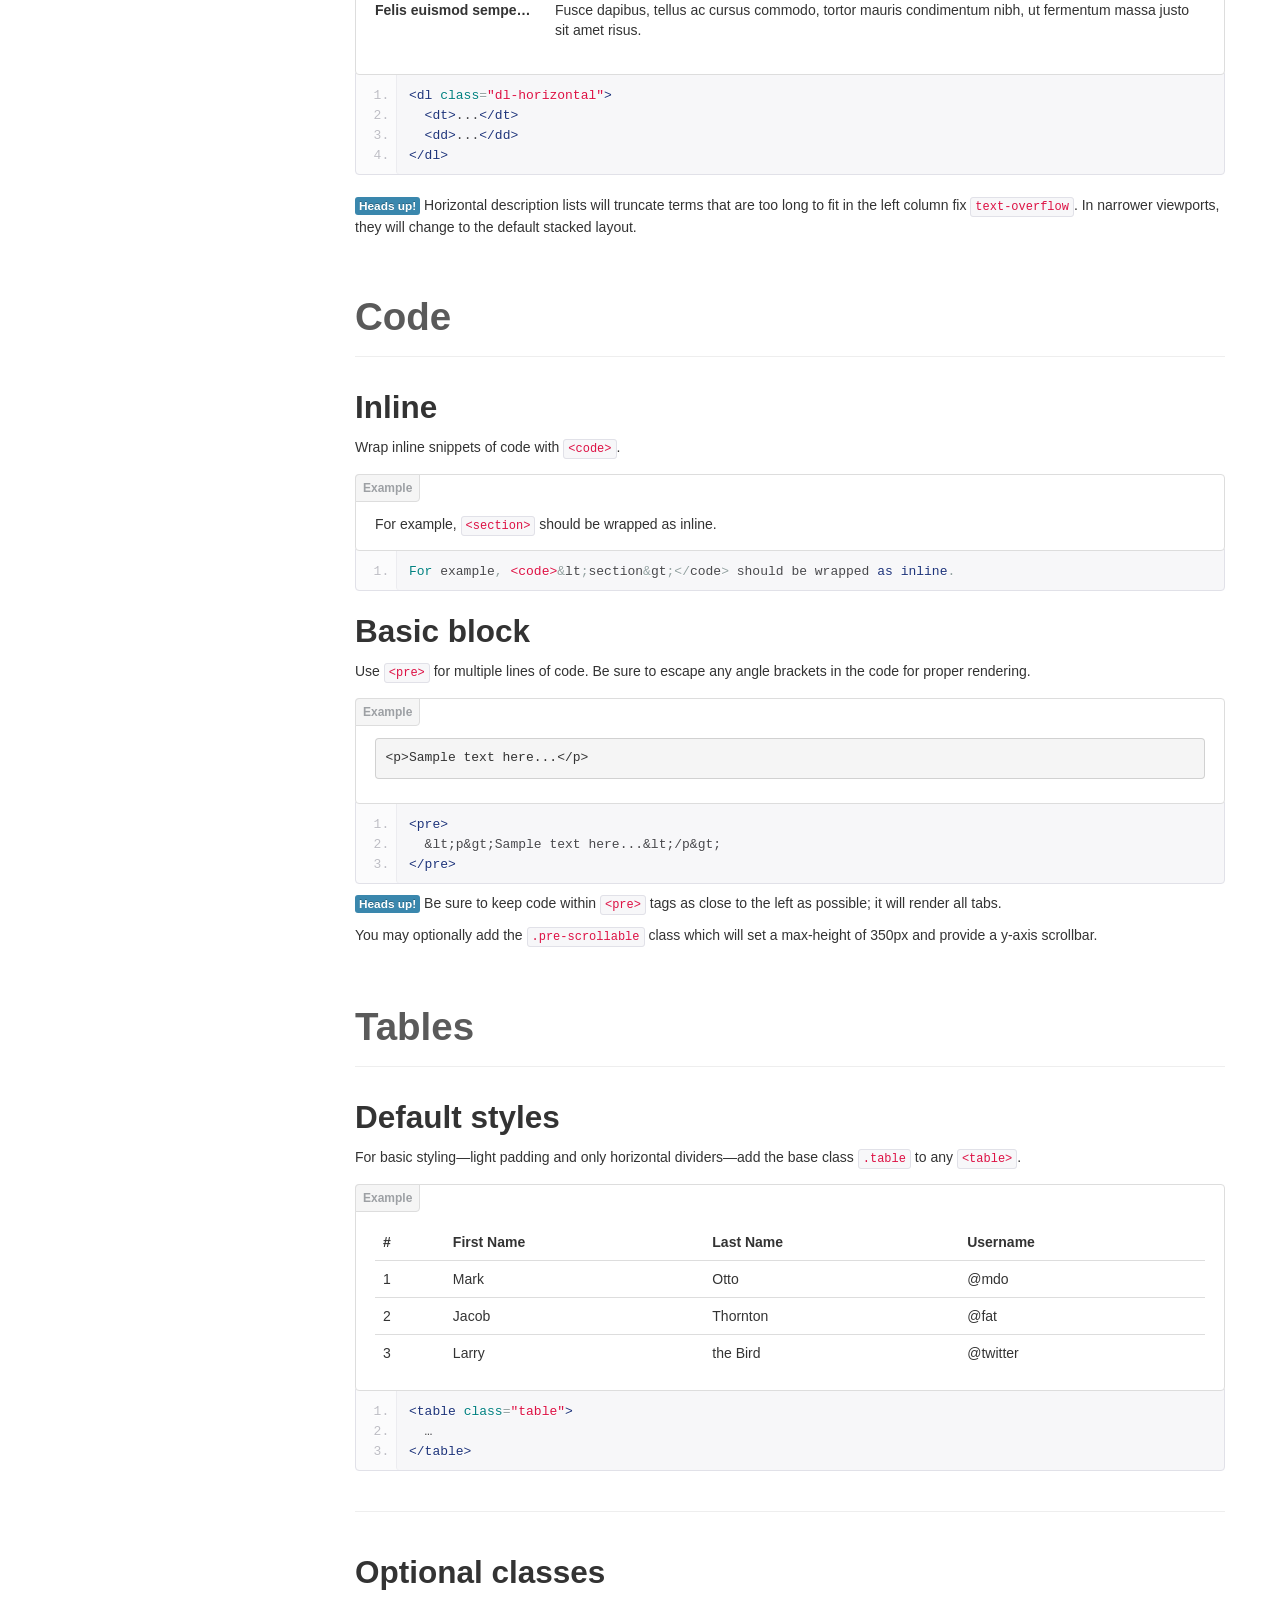
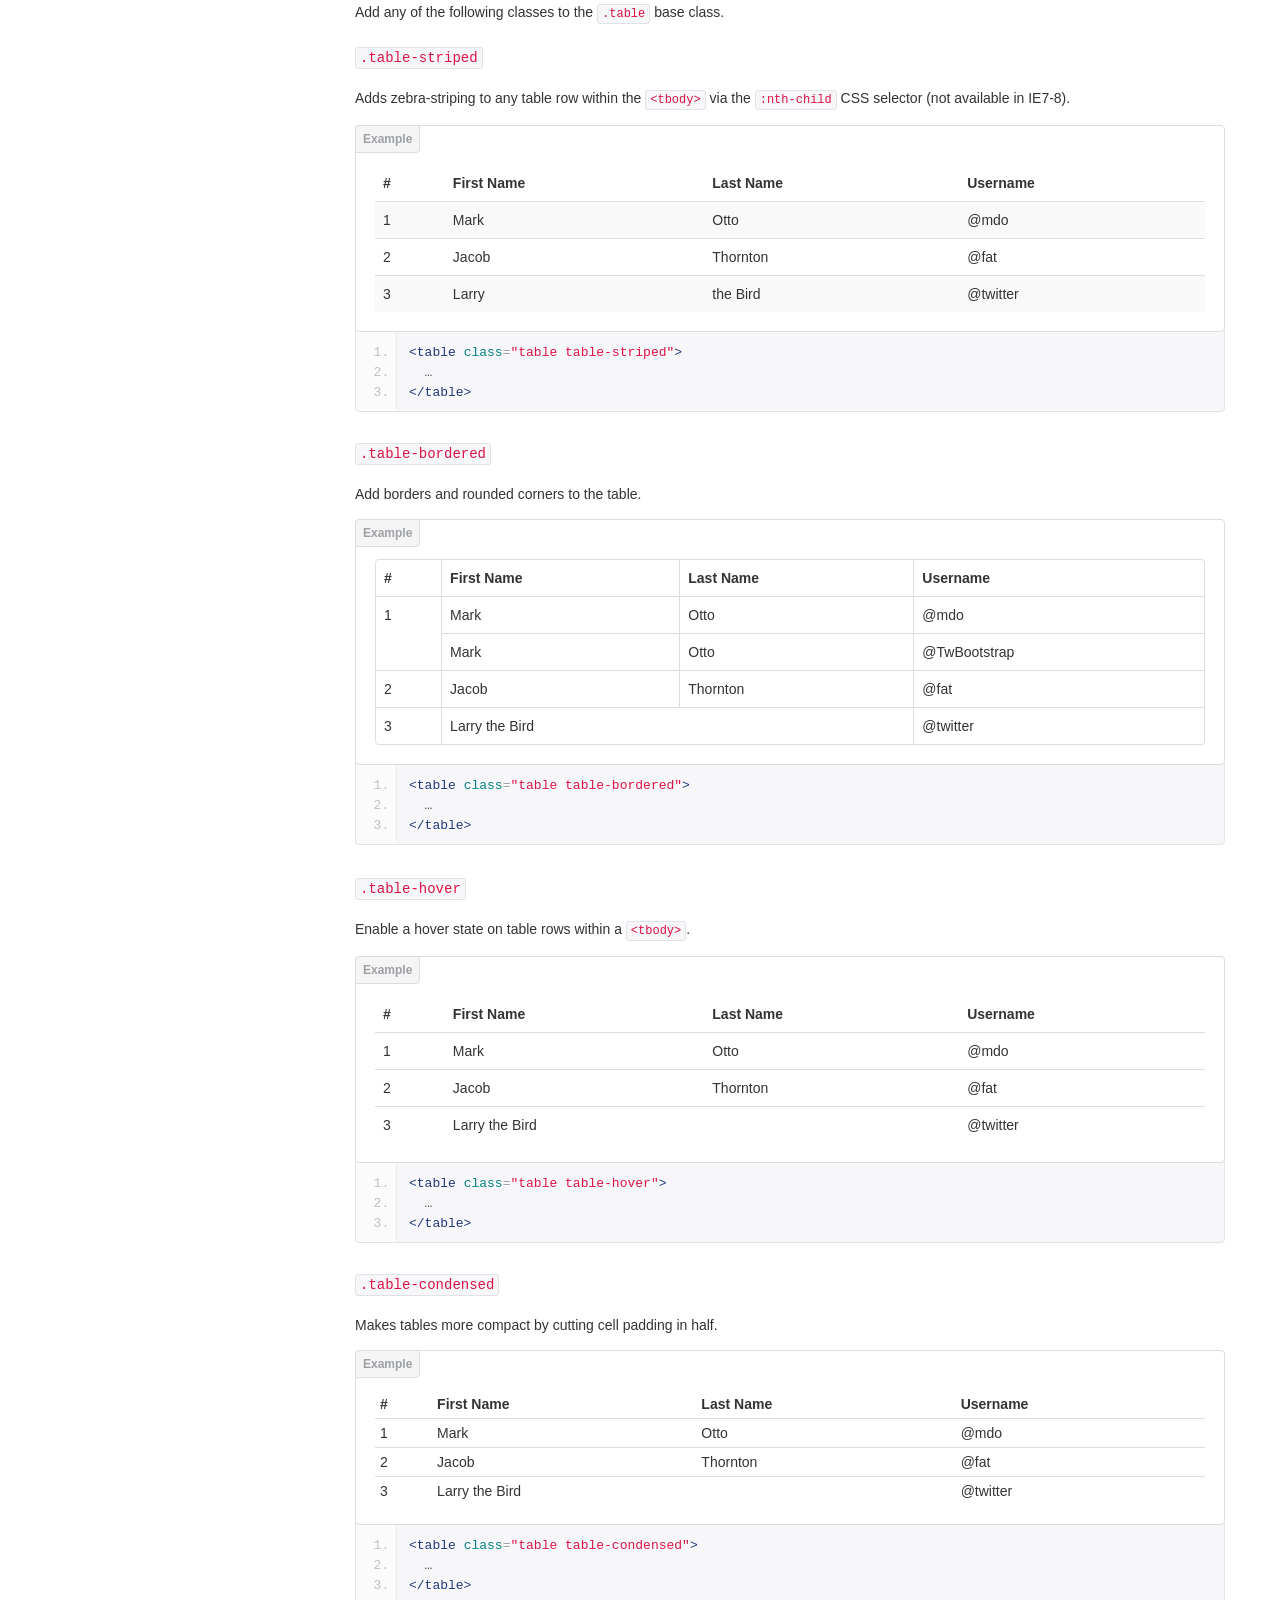
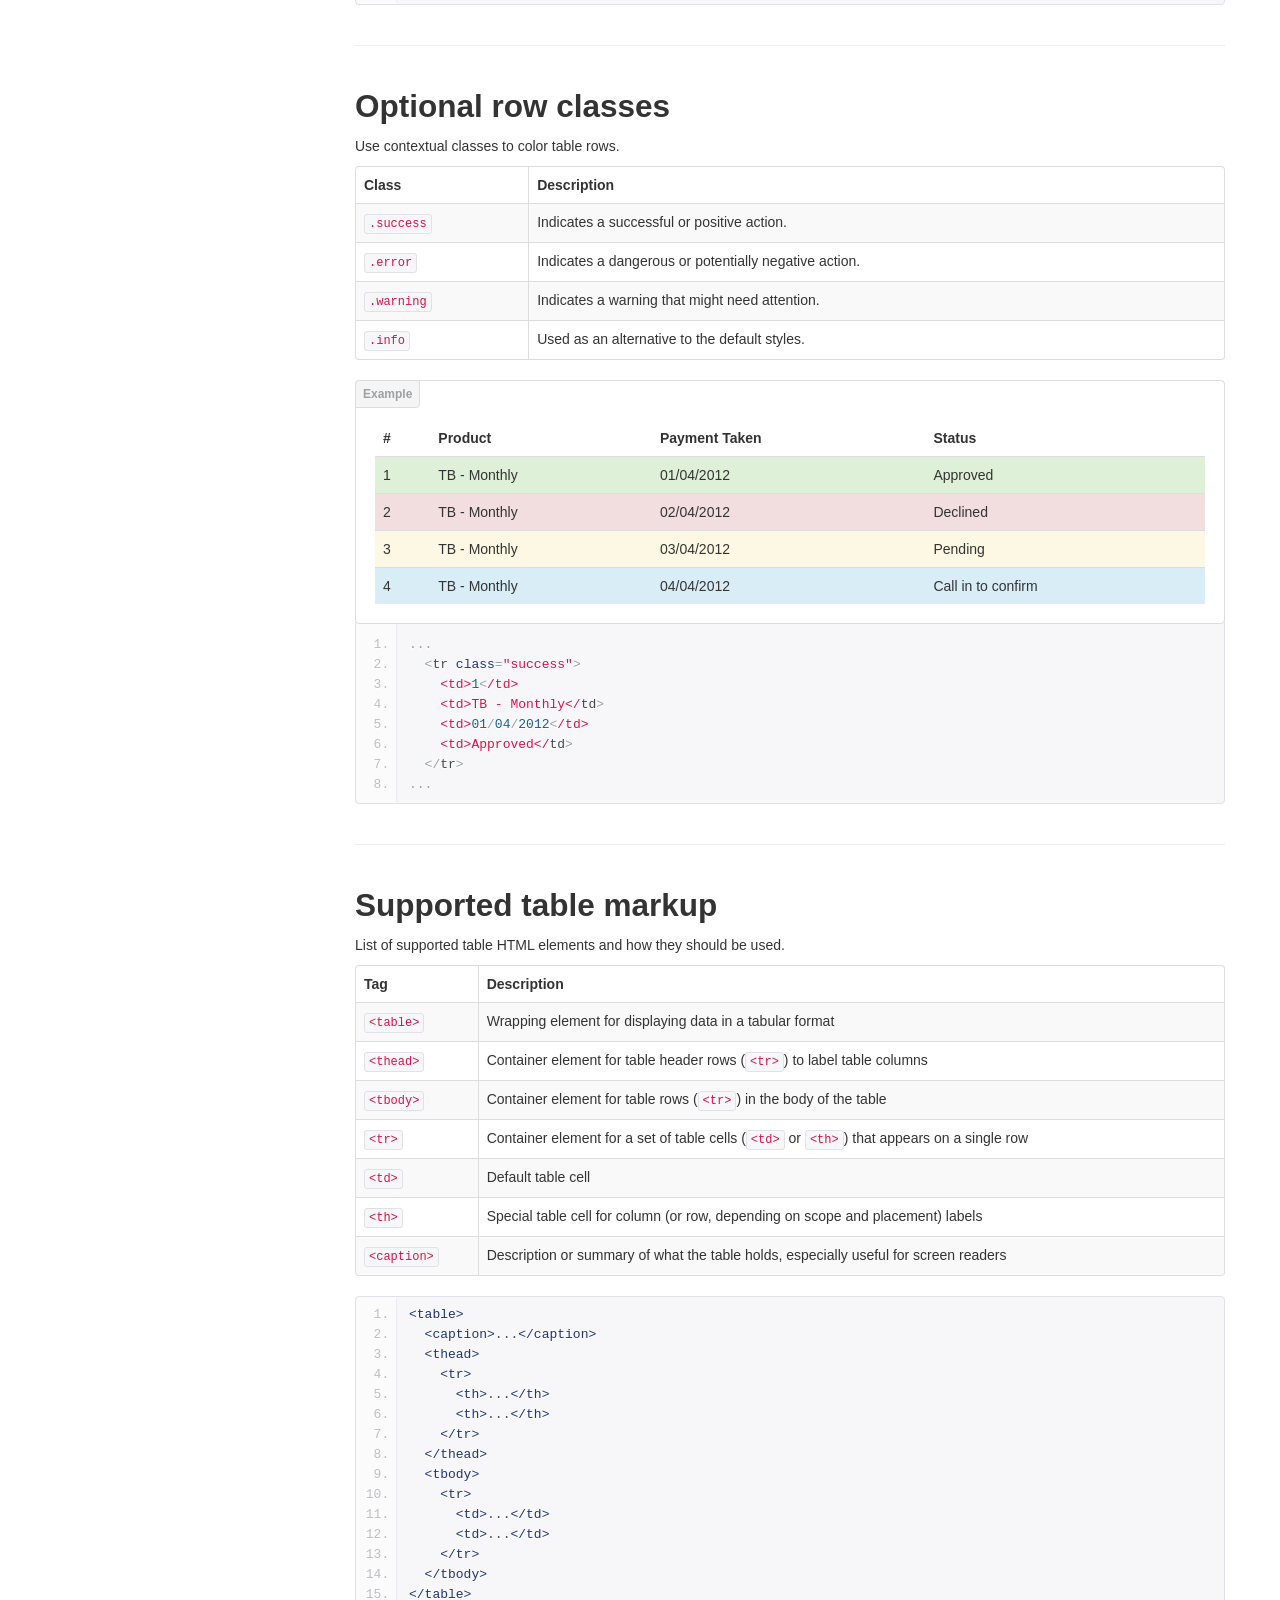
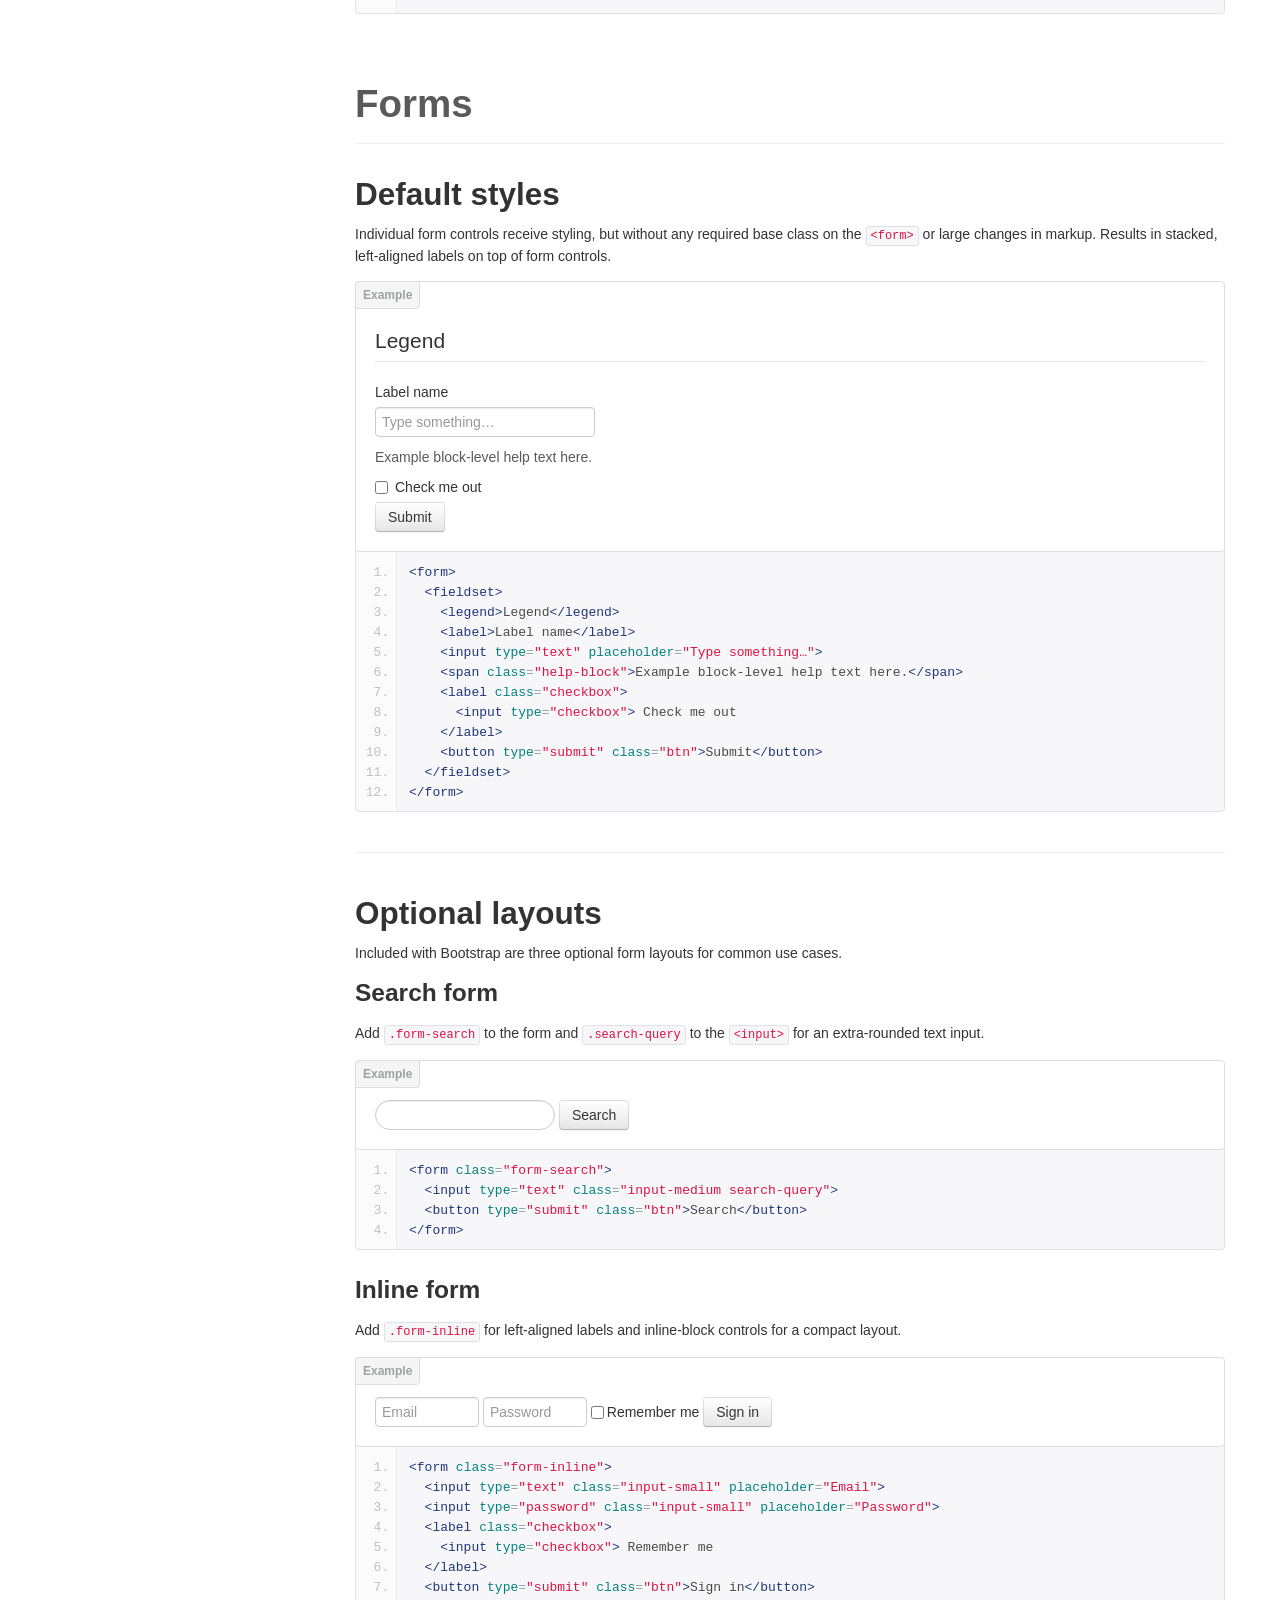
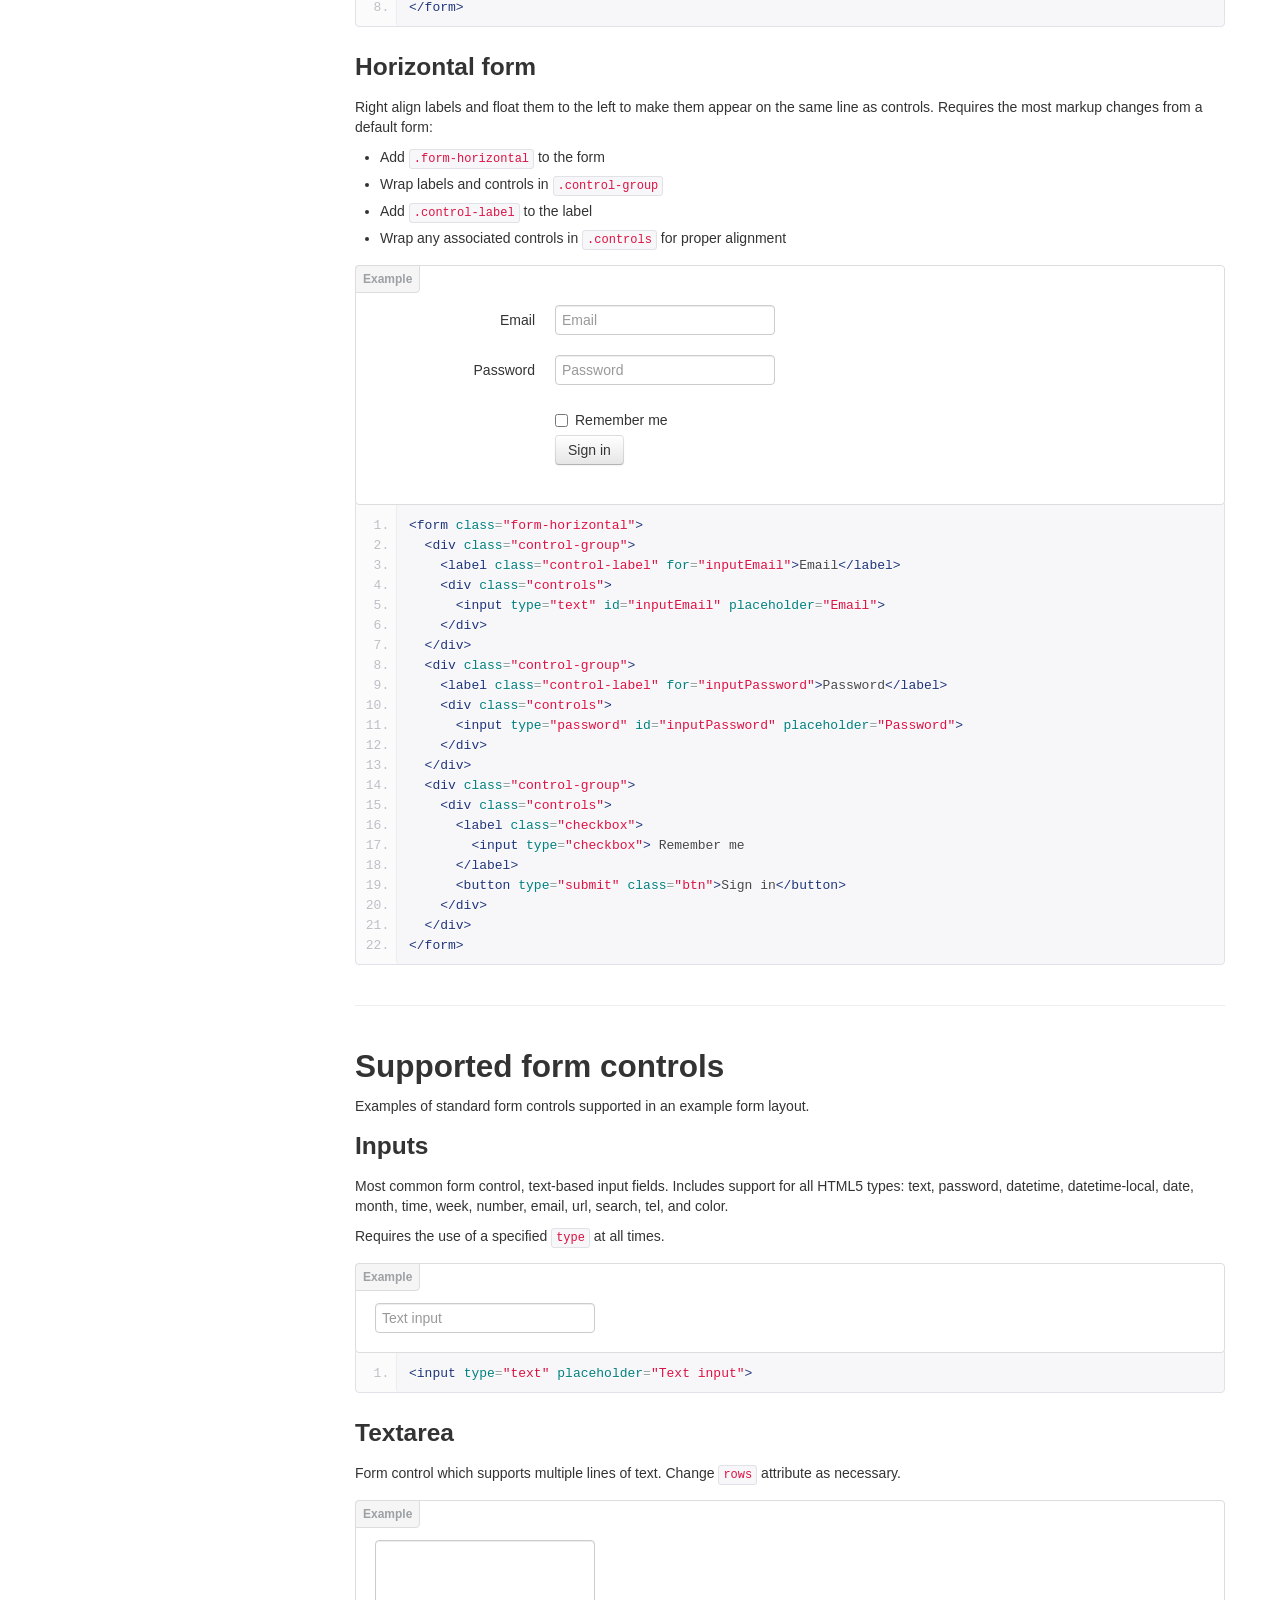
<file: bower_components/angular-timer/bower_components/bootstrap/docs/base-css.html>
<!DOCTYPE html>
<html lang="en">
  <head>
    <meta charset="utf-8">
    <title>Base · Bootstrap</title>
    <meta name="viewport" content="width=device-width, initial-scale=1.0">
    <meta name="description" content="">
    <meta name="author" content="">

    <!-- Le styles -->
    <link href="assets/css/bootstrap.css" rel="stylesheet">
    <link href="assets/css/bootstrap-responsive.css" rel="stylesheet">
    <link href="assets/css/docs.css" rel="stylesheet">
    <link href="assets/js/google-code-prettify/prettify.css" rel="stylesheet">

    <!-- Le HTML5 shim, for IE6-8 support of HTML5 elements -->
    <!--[if lt IE 9]>
      <script src="assets/js/html5shiv.js"></script>
    <![endif]-->

    <!-- Le fav and touch icons -->
    <link rel="apple-touch-icon-precomposed" sizes="144x144" href="assets/ico/apple-touch-icon-144-precomposed.png">
    <link rel="apple-touch-icon-precomposed" sizes="114x114" href="assets/ico/apple-touch-icon-114-precomposed.png">
      <link rel="apple-touch-icon-precomposed" sizes="72x72" href="assets/ico/apple-touch-icon-72-precomposed.png">
                    <link rel="apple-touch-icon-precomposed" href="assets/ico/apple-touch-icon-57-precomposed.png">
                                   <link rel="shortcut icon" href="assets/ico/favicon.png">

    <script type="text/javascript">
      var _gaq = _gaq || [];
      _gaq.push(['_setAccount', 'UA-146052-10']);
      _gaq.push(['_trackPageview']);
      (function() {
        var ga = document.createElement('script'); ga.type = 'text/javascript'; ga.async = true;
        ga.src = ('https:' == document.location.protocol ? 'https://ssl' : 'http://www') + '.google-analytics.com/ga.js';
        var s = document.getElementsByTagName('script')[0]; s.parentNode.insertBefore(ga, s);
      })();
    </script>
  </head>

  <body data-spy="scroll" data-target=".bs-docs-sidebar">

    <!-- Navbar
    ================================================== -->
    <div class="navbar navbar-inverse navbar-fixed-top">
      <div class="navbar-inner">
        <div class="container">
          <button type="button" class="btn btn-navbar" data-toggle="collapse" data-target=".nav-collapse">
            <span class="icon-bar"></span>
            <span class="icon-bar"></span>
            <span class="icon-bar"></span>
          </button>
          <a class="brand" href="./index.html">Bootstrap</a>
          <div class="nav-collapse collapse">
            <ul class="nav">
              <li class="">
                <a href="./index.html">Home</a>
              </li>
              <li class="">
                <a href="./getting-started.html">Get started</a>
              </li>
              <li class="">
                <a href="./scaffolding.html">Scaffolding</a>
              </li>
              <li class="active">
                <a href="./base-css.html">Base CSS</a>
              </li>
              <li class="">
                <a href="./components.html">Components</a>
              </li>
              <li class="">
                <a href="./javascript.html">JavaScript</a>
              </li>
              <li class="">
                <a href="./customize.html">Customize</a>
              </li>
            </ul>
          </div>
        </div>
      </div>
    </div>

<!-- Subhead
================================================== -->
<header class="jumbotron subhead" id="overview">
  <div class="container">
    <h1>Base CSS</h1>
    <p class="lead">Fundamental HTML elements styled and enhanced with extensible classes.</p>
  </div>
</header>


  <div class="container">

    <!-- Docs nav
    ================================================== -->
    <div class="row">
      <div class="span3 bs-docs-sidebar">
        <ul class="nav nav-list bs-docs-sidenav">
          <li><a href="#typography"><i class="icon-chevron-right"></i> Typography</a></li>
          <li><a href="#code"><i class="icon-chevron-right"></i> Code</a></li>
          <li><a href="#tables"><i class="icon-chevron-right"></i> Tables</a></li>
          <li><a href="#forms"><i class="icon-chevron-right"></i> Forms</a></li>
          <li><a href="#buttons"><i class="icon-chevron-right"></i> Buttons</a></li>
          <li><a href="#images"><i class="icon-chevron-right"></i> Images</a></li>
          <li><a href="#icons"><i class="icon-chevron-right"></i> Icons by Glyphicons</a></li>
        </ul>
      </div>
      <div class="span9">



        <!-- Typography
        ================================================== -->
        <section id="typography">
          <div class="page-header">
            <h1>Typography</h1>
          </div>

          <h2 id="headings">Headings</h2>
          <p>All HTML headings, <code>&lt;h1&gt;</code> through <code>&lt;h6&gt;</code> are available.</p>
          <div class="bs-docs-example">
            <h1>h1. Heading 1</h1>
            <h2>h2. Heading 2</h2>
            <h3>h3. Heading 3</h3>
            <h4>h4. Heading 4</h4>
            <h5>h5. Heading 5</h5>
            <h6>h6. Heading 6</h6>
          </div>

          <h2 id="body-copy">Body copy</h2>
          <p>Bootstrap's global default <code>font-size</code> is <strong>14px</strong>, with a <code>line-height</code> of <strong>20px</strong>. This is applied to the <code>&lt;body&gt;</code> and all paragraphs. In addition, <code>&lt;p&gt;</code> (paragraphs) receive a bottom margin of half their line-height (10px by default).</p>
          <div class="bs-docs-example">
            <p>Nullam quis risus eget urna mollis ornare vel eu leo. Cum sociis natoque penatibus et magnis dis parturient montes, nascetur ridiculus mus. Nullam id dolor id nibh ultricies vehicula.</p>
            <p>Cum sociis natoque penatibus et magnis dis parturient montes, nascetur ridiculus mus. Donec ullamcorper nulla non metus auctor fringilla. Duis mollis, est non commodo luctus, nisi erat porttitor ligula, eget lacinia odio sem nec elit. Donec ullamcorper nulla non metus auctor fringilla.</p>
            <p>Maecenas sed diam eget risus varius blandit sit amet non magna. Donec id elit non mi porta gravida at eget metus. Duis mollis, est non commodo luctus, nisi erat porttitor ligula, eget lacinia odio sem nec elit.</p>
          </div>
          <pre class="prettyprint">&lt;p&gt;...&lt;/p&gt;</pre>

          <h3>Lead body copy</h3>
          <p>Make a paragraph stand out by adding <code>.lead</code>.</p>
          <div class="bs-docs-example">
            <p class="lead">Vivamus sagittis lacus vel augue laoreet rutrum faucibus dolor auctor. Duis mollis, est non commodo luctus.</p>
          </div>
          <pre class="prettyprint">&lt;p class="lead"&gt;...&lt;/p&gt;</pre>

          <h3>Built with Less</h3>
          <p>The typographic scale is based on two LESS variables in <strong>variables.less</strong>: <code>@baseFontSize</code> and <code>@baseLineHeight</code>. The first is the base font-size used throughout and the second is the base line-height. We use those variables and some simple math to create the margins, paddings, and line-heights of all our type and more. Customize them and Bootstrap adapts.</p>


          <hr class="bs-docs-separator">


          <h2 id="emphasis">Emphasis</h2>
          <p>Make use of HTML's default emphasis tags with lightweight styles.</p>

          <h3><code>&lt;small&gt;</code></h3>
          <p>For de-emphasizing inline or blocks of text, <small>use the small tag.</small></p>
          <div class="bs-docs-example">
            <p><small>This line of text is meant to be treated as fine print.</small></p>
          </div>
<pre class="prettyprint">
&lt;p&gt;
  &lt;small&gt;This line of text is meant to be treated as fine print.&lt;/small&gt;
&lt;/p&gt;
</pre>

          <h3>Bold</h3>
          <p>For emphasizing a snippet of text with a heavier font-weight.</p>
          <div class="bs-docs-example">
            <p>The following snippet of text is <strong>rendered as bold text</strong>.</p>
          </div>
          <pre class="prettyprint">&lt;strong&gt;rendered as bold text&lt;/strong&gt;</pre>

          <h3>Italics</h3>
          <p>For emphasizing a snippet of text with italics.</p>
          <div class="bs-docs-example">
            <p>The following snippet of text is <em>rendered as italicized text</em>.</p>
          </div>
          <pre class="prettyprint">&lt;em&gt;rendered as italicized text&lt;/em&gt;</pre>

          <p><span class="label label-info">Heads up!</span> Feel free to use <code>&lt;b&gt;</code> and <code>&lt;i&gt;</code> in HTML5. <code>&lt;b&gt;</code> is meant to highlight words or phrases without conveying additional importance while <code>&lt;i&gt;</code> is mostly for voice, technical terms, etc.</p>

          <h3>Alignment classes</h3>
          <p>Easily realign text to components with text alignment classes.</p>
          <div class="bs-docs-example">
            <p class="text-left">Left aligned text.</p>
            <p class="text-center">Center aligned text.</p>
            <p class="text-right">Right aligned text.</p>
          </div>
<pre class="prettyprint linenums">
&lt;p class="text-left"&gt;Left aligned text.&lt;/p&gt;
&lt;p class="text-center"&gt;Center aligned text.&lt;/p&gt;
&lt;p class="text-right"&gt;Right aligned text.&lt;/p&gt;
</pre>

          <h3>Emphasis classes</h3>
          <p>Convey meaning through color with a handful of emphasis utility classes.</p>
          <div class="bs-docs-example">
            <p class="muted">Fusce dapibus, tellus ac cursus commodo, tortor mauris nibh.</p>
            <p class="text-warning">Etiam porta sem malesuada magna mollis euismod.</p>
            <p class="text-error">Donec ullamcorper nulla non metus auctor fringilla.</p>
            <p class="text-info">Aenean eu leo quam. Pellentesque ornare sem lacinia quam venenatis.</p>
            <p class="text-success">Duis mollis, est non commodo luctus, nisi erat porttitor ligula.</p>
          </div>
<pre class="prettyprint linenums">
&lt;p class="muted"&gt;Fusce dapibus, tellus ac cursus commodo, tortor mauris nibh.&lt;/p&gt;
&lt;p class="text-warning"&gt;Etiam porta sem malesuada magna mollis euismod.&lt;/p&gt;
&lt;p class="text-error"&gt;Donec ullamcorper nulla non metus auctor fringilla.&lt;/p&gt;
&lt;p class="text-info"&gt;Aenean eu leo quam. Pellentesque ornare sem lacinia quam venenatis.&lt;/p&gt;
&lt;p class="text-success"&gt;Duis mollis, est non commodo luctus, nisi erat porttitor ligula.&lt;/p&gt;
</pre>


          <hr class="bs-docs-separator">


          <h2 id="abbreviations">Abbreviations</h2>
          <p>Stylized implementation of HTML's <code>&lt;abbr&gt;</code> element for abbreviations and acronyms to show the expanded version on hover. Abbreviations with a <code>title</code> attribute have a light dotted bottom border and a help cursor on hover, providing additional context on hover.</p>

          <h3><code>&lt;abbr&gt;</code></h3>
          <p>For expanded text on long hover of an abbreviation, include the <code>title</code> attribute.</p>
          <div class="bs-docs-example">
            <p>An abbreviation of the word attribute is <abbr title="attribute">attr</abbr>.</p>
          </div>
          <pre class="prettyprint">&lt;abbr title="attribute"&gt;attr&lt;/abbr&gt;</pre>

          <h3><code>&lt;abbr class="initialism"&gt;</code></h3>
          <p>Add <code>.initialism</code> to an abbreviation for a slightly smaller font-size.</p>
          <div class="bs-docs-example">
            <p><abbr title="HyperText Markup Language" class="initialism">HTML</abbr> is the best thing since sliced bread.</p>
          </div>
          <pre class="prettyprint">&lt;abbr title="HyperText Markup Language" class="initialism"&gt;HTML&lt;/abbr&gt;</pre>


          <hr class="bs-docs-separator">


          <h2 id="addresses">Addresses</h2>
          <p>Present contact information for the nearest ancestor or the entire body of work.</p>

          <h3><code>&lt;address&gt;</code></h3>
          <p>Preserve formatting by ending all lines with <code>&lt;br&gt;</code>.</p>
          <div class="bs-docs-example">
            <address>
              <strong>Twitter, Inc.</strong><br>
              795 Folsom Ave, Suite 600<br>
              San Francisco, CA 94107<br>
              <abbr title="Phone">P:</abbr> (123) 456-7890
            </address>
            <address>
              <strong>Full Name</strong><br>
              <a href="mailto:#">first.last@example.com</a>
            </address>
          </div>
<pre class="prettyprint linenums">
&lt;address&gt;
  &lt;strong&gt;Twitter, Inc.&lt;/strong&gt;&lt;br&gt;
  795 Folsom Ave, Suite 600&lt;br&gt;
  San Francisco, CA 94107&lt;br&gt;
  &lt;abbr title="Phone"&gt;P:&lt;/abbr&gt; (123) 456-7890
&lt;/address&gt;

&lt;address&gt;
  &lt;strong&gt;Full Name&lt;/strong&gt;&lt;br&gt;
  &lt;a href="mailto:#"&gt;first.last@example.com&lt;/a&gt;
&lt;/address&gt;
</pre>


          <hr class="bs-docs-separator">


          <h2 id="blockquotes">Blockquotes</h2>
          <p>For quoting blocks of content from another source within your document.</p>

          <h3>Default blockquote</h3>
          <p>Wrap <code>&lt;blockquote&gt;</code> around any <abbr title="HyperText Markup Language">HTML</abbr> as the quote. For straight quotes we recommend a <code>&lt;p&gt;</code>.</p>
          <div class="bs-docs-example">
            <blockquote>
              <p>Lorem ipsum dolor sit amet, consectetur adipiscing elit. Integer posuere erat a ante.</p>
            </blockquote>
          </div>
<pre class="prettyprint linenums">
&lt;blockquote&gt;
  &lt;p&gt;Lorem ipsum dolor sit amet, consectetur adipiscing elit. Integer posuere erat a ante.&lt;/p&gt;
&lt;/blockquote&gt;
</pre>

          <h3>Blockquote options</h3>
          <p>Style and content changes for simple variations on a standard blockquote.</p>

          <h4>Naming a source</h4>
          <p>Add <code>&lt;small&gt;</code> tag for identifying the source. Wrap the name of the source work in <code>&lt;cite&gt;</code>.</p>
          <div class="bs-docs-example">
            <blockquote>
              <p>Lorem ipsum dolor sit amet, consectetur adipiscing elit. Integer posuere erat a ante.</p>
              <small>Someone famous in <cite title="Source Title">Source Title</cite></small>
            </blockquote>
          </div>
<pre class="prettyprint linenums">
&lt;blockquote&gt;
  &lt;p&gt;Lorem ipsum dolor sit amet, consectetur adipiscing elit. Integer posuere erat a ante.&lt;/p&gt;
  &lt;small&gt;Someone famous &lt;cite title="Source Title"&gt;Source Title&lt;/cite&gt;&lt;/small&gt;
&lt;/blockquote&gt;
</pre>

          <h4>Alternate displays</h4>
          <p>Use <code>.pull-right</code> for a floated, right-aligned blockquote.</p>
          <div class="bs-docs-example" style="overflow: hidden;">
            <blockquote class="pull-right">
              <p>Lorem ipsum dolor sit amet, consectetur adipiscing elit. Integer posuere erat a ante.</p>
              <small>Someone famous in <cite title="Source Title">Source Title</cite></small>
            </blockquote>
          </div>
<pre class="prettyprint linenums">
&lt;blockquote class="pull-right"&gt;
  ...
&lt;/blockquote&gt;
</pre>


          <hr class="bs-docs-separator">


          <!-- Lists -->
          <h2 id="lists">Lists</h2>

          <h3>Unordered</h3>
          <p>A list of items in which the order does <em>not</em> explicitly matter.</p>
          <div class="bs-docs-example">
            <ul>
              <li>Lorem ipsum dolor sit amet</li>
              <li>Consectetur adipiscing elit</li>
              <li>Integer molestie lorem at massa</li>
              <li>Facilisis in pretium nisl aliquet</li>
              <li>Nulla volutpat aliquam velit
                <ul>
                  <li>Phasellus iaculis neque</li>
                  <li>Purus sodales ultricies</li>
                  <li>Vestibulum laoreet porttitor sem</li>
                  <li>Ac tristique libero volutpat at</li>
                </ul>
              </li>
              <li>Faucibus porta lacus fringilla vel</li>
              <li>Aenean sit amet erat nunc</li>
              <li>Eget porttitor lorem</li>
            </ul>
          </div>
<pre class="prettyprint linenums">
&lt;ul&gt;
  &lt;li&gt;...&lt;/li&gt;
&lt;/ul&gt;
</pre>

          <h3>Ordered</h3>
          <p>A list of items in which the order <em>does</em> explicitly matter.</p>
          <div class="bs-docs-example">
            <ol>
              <li>Lorem ipsum dolor sit amet</li>
              <li>Consectetur adipiscing elit</li>
              <li>Integer molestie lorem at massa</li>
              <li>Facilisis in pretium nisl aliquet</li>
              <li>Nulla volutpat aliquam velit</li>
              <li>Faucibus porta lacus fringilla vel</li>
              <li>Aenean sit amet erat nunc</li>
              <li>Eget porttitor lorem</li>
            </ol>
          </div>
<pre class="prettyprint linenums">
&lt;ol&gt;
  &lt;li&gt;...&lt;/li&gt;
&lt;/ol&gt;
</pre>

        <h3>Unstyled</h3>
        <p>Remove the default <code>list-style</code> and left padding on list items (immediate children only).</p>
        <div class="bs-docs-example">
          <ul class="unstyled">
            <li>Lorem ipsum dolor sit amet</li>
            <li>Consectetur adipiscing elit</li>
            <li>Integer molestie lorem at massa</li>
            <li>Facilisis in pretium nisl aliquet</li>
            <li>Nulla volutpat aliquam velit
              <ul>
                <li>Phasellus iaculis neque</li>
                <li>Purus sodales ultricies</li>
                <li>Vestibulum laoreet porttitor sem</li>
                <li>Ac tristique libero volutpat at</li>
              </ul>
            </li>
            <li>Faucibus porta lacus fringilla vel</li>
            <li>Aenean sit amet erat nunc</li>
            <li>Eget porttitor lorem</li>
          </ul>
        </div>
<pre class="prettyprint linenums">
&lt;ul class="unstyled"&gt;
  &lt;li&gt;...&lt;/li&gt;
&lt;/ul&gt;
</pre>

        <h3>Inline</h3>
        <p>Place all list items on a single line with <code>inline-block</code> and some light padding.</p>
        <div class="bs-docs-example">
          <ul class="inline">
            <li>Lorem ipsum</li>
            <li>Phasellus iaculis</li>
            <li>Nulla volutpat</li>
          </ul>
        </div>
<pre class="prettyprint linenums">
&lt;ul class="inline"&gt;
  &lt;li&gt;...&lt;/li&gt;
&lt;/ul&gt;
</pre>

        <h3>Description</h3>
        <p>A list of terms with their associated descriptions.</p>
        <div class="bs-docs-example">
          <dl>
            <dt>Description lists</dt>
            <dd>A description list is perfect for defining terms.</dd>
            <dt>Euismod</dt>
            <dd>Vestibulum id ligula porta felis euismod semper eget lacinia odio sem nec elit.</dd>
            <dd>Donec id elit non mi porta gravida at eget metus.</dd>
            <dt>Malesuada porta</dt>
            <dd>Etiam porta sem malesuada magna mollis euismod.</dd>
          </dl>
        </div>
<pre class="prettyprint linenums">
&lt;dl&gt;
  &lt;dt&gt;...&lt;/dt&gt;
  &lt;dd&gt;...&lt;/dd&gt;
&lt;/dl&gt;
</pre>

        <h4>Horizontal description</h4>
        <p>Make terms and descriptions in <code>&lt;dl&gt;</code> line up side-by-side.</p>
        <div class="bs-docs-example">
          <dl class="dl-horizontal">
            <dt>Description lists</dt>
            <dd>A description list is perfect for defining terms.</dd>
            <dt>Euismod</dt>
            <dd>Vestibulum id ligula porta felis euismod semper eget lacinia odio sem nec elit.</dd>
            <dd>Donec id elit non mi porta gravida at eget metus.</dd>
            <dt>Malesuada porta</dt>
            <dd>Etiam porta sem malesuada magna mollis euismod.</dd>
            <dt>Felis euismod semper eget lacinia</dt>
            <dd>Fusce dapibus, tellus ac cursus commodo, tortor mauris condimentum nibh, ut fermentum massa justo sit amet risus.</dd>
          </dl>
        </div>
<pre class="prettyprint linenums">
&lt;dl class="dl-horizontal"&gt;
  &lt;dt&gt;...&lt;/dt&gt;
  &lt;dd&gt;...&lt;/dd&gt;
&lt;/dl&gt;
</pre>
        <p>
          <span class="label label-info">Heads up!</span>
          Horizontal description lists will truncate terms that are too long to fit in the left column fix <code>text-overflow</code>. In narrower viewports, they will change to the default stacked layout.
        </p>
      </section>



        <!-- Code
        ================================================== -->
        <section id="code">
          <div class="page-header">
            <h1>Code</h1>
          </div>

          <h2>Inline</h2>
          <p>Wrap inline snippets of code with <code>&lt;code&gt;</code>.</p>
<div class="bs-docs-example">
  For example, <code>&lt;section&gt;</code> should be wrapped as inline.
</div>
<pre class="prettyprint linenums">
For example, &lt;code&gt;&amp;lt;section&amp;gt;&lt;/code&gt; should be wrapped as inline.
</pre>

          <h2>Basic block</h2>
          <p>Use <code>&lt;pre&gt;</code> for multiple lines of code. Be sure to escape any angle brackets in the code for proper rendering.</p>
<div class="bs-docs-example">
  <pre>&lt;p&gt;Sample text here...&lt;/p&gt;</pre>
</div>
<pre class="prettyprint linenums" style="margin-bottom: 9px;">
&lt;pre&gt;
  &amp;lt;p&amp;gt;Sample text here...&amp;lt;/p&amp;gt;
&lt;/pre&gt;
</pre>
          <p><span class="label label-info">Heads up!</span> Be sure to keep code within <code>&lt;pre&gt;</code> tags as close to the left as possible; it will render all tabs.</p>
          <p>You may optionally add the <code>.pre-scrollable</code> class which will set a max-height of 350px and provide a y-axis scrollbar.</p>
        </section>



        <!-- Tables
        ================================================== -->
        <section id="tables">
          <div class="page-header">
            <h1>Tables</h1>
          </div>

          <h2>Default styles</h2>
          <p>For basic styling&mdash;light padding and only horizontal dividers&mdash;add the base class <code>.table</code> to any <code>&lt;table&gt;</code>.</p>
          <div class="bs-docs-example">
            <table class="table">
              <thead>
                <tr>
                  <th>#</th>
                  <th>First Name</th>
                  <th>Last Name</th>
                  <th>Username</th>
                </tr>
              </thead>
              <tbody>
                <tr>
                  <td>1</td>
                  <td>Mark</td>
                  <td>Otto</td>
                  <td>@mdo</td>
                </tr>
                <tr>
                  <td>2</td>
                  <td>Jacob</td>
                  <td>Thornton</td>
                  <td>@fat</td>
                </tr>
                <tr>
                  <td>3</td>
                  <td>Larry</td>
                  <td>the Bird</td>
                  <td>@twitter</td>
                </tr>
              </tbody>
            </table>
          </div>
<pre class="prettyprint linenums">
&lt;table class="table"&gt;
  …
&lt;/table&gt;
</pre>


          <hr class="bs-docs-separator">


          <h2>Optional classes</h2>
          <p>Add any of the following classes to the <code>.table</code> base class.</p>

          <h3><code>.table-striped</code></h3>
          <p>Adds zebra-striping to any table row within the <code>&lt;tbody&gt;</code> via the <code>:nth-child</code> CSS selector (not available in IE7-8).</p>
          <div class="bs-docs-example">
            <table class="table table-striped">
              <thead>
                <tr>
                  <th>#</th>
                  <th>First Name</th>
                  <th>Last Name</th>
                  <th>Username</th>
                </tr>
              </thead>
              <tbody>
                <tr>
                  <td>1</td>
                  <td>Mark</td>
                  <td>Otto</td>
                  <td>@mdo</td>
                </tr>
                <tr>
                  <td>2</td>
                  <td>Jacob</td>
                  <td>Thornton</td>
                  <td>@fat</td>
                </tr>
                <tr>
                  <td>3</td>
                  <td>Larry</td>
                  <td>the Bird</td>
                  <td>@twitter</td>
                </tr>
              </tbody>
            </table>
          </div>
<pre class="prettyprint linenums" style="margin-bottom: 18px;">
&lt;table class="table table-striped"&gt;
  …
&lt;/table&gt;
</pre>

          <h3><code>.table-bordered</code></h3>
          <p>Add borders and rounded corners to the table.</p>
          <div class="bs-docs-example">
            <table class="table table-bordered">
              <thead>
                <tr>
                  <th>#</th>
                  <th>First Name</th>
                  <th>Last Name</th>
                  <th>Username</th>
                </tr>
              </thead>
              <tbody>
                <tr>
                  <td rowspan="2">1</td>
                  <td>Mark</td>
                  <td>Otto</td>
                  <td>@mdo</td>
                </tr>
                <tr>
                  <td>Mark</td>
                  <td>Otto</td>
                  <td>@TwBootstrap</td>
                </tr>
                <tr>
                  <td>2</td>
                  <td>Jacob</td>
                  <td>Thornton</td>
                  <td>@fat</td>
                </tr>
                <tr>
                  <td>3</td>
                  <td colspan="2">Larry the Bird</td>
                  <td>@twitter</td>
                </tr>
              </tbody>
            </table>
          </div>
<pre class="prettyprint linenums">
&lt;table class="table table-bordered"&gt;
  …
&lt;/table&gt;
</pre>

          <h3><code>.table-hover</code></h3>
          <p>Enable a hover state on table rows within a <code>&lt;tbody&gt;</code>.</p>
          <div class="bs-docs-example">
            <table class="table table-hover">
              <thead>
                <tr>
                  <th>#</th>
                  <th>First Name</th>
                  <th>Last Name</th>
                  <th>Username</th>
                </tr>
              </thead>
              <tbody>
                <tr>
                  <td>1</td>
                  <td>Mark</td>
                  <td>Otto</td>
                  <td>@mdo</td>
                </tr>
                <tr>
                  <td>2</td>
                  <td>Jacob</td>
                  <td>Thornton</td>
                  <td>@fat</td>
                </tr>
                <tr>
                  <td>3</td>
                  <td colspan="2">Larry the Bird</td>
                  <td>@twitter</td>
                </tr>
              </tbody>
            </table>
          </div>
<pre class="prettyprint linenums" style="margin-bottom: 18px;">
&lt;table class="table table-hover"&gt;
  …
&lt;/table&gt;
</pre>

          <h3><code>.table-condensed</code></h3>
          <p>Makes tables more compact by cutting cell padding in half.</p>
          <div class="bs-docs-example">
            <table class="table table-condensed">
              <thead>
                <tr>
                  <th>#</th>
                  <th>First Name</th>
                  <th>Last Name</th>
                  <th>Username</th>
                </tr>
              </thead>
              <tbody>
                <tr>
                  <td>1</td>
                  <td>Mark</td>
                  <td>Otto</td>
                  <td>@mdo</td>
                </tr>
                <tr>
                  <td>2</td>
                  <td>Jacob</td>
                  <td>Thornton</td>
                  <td>@fat</td>
                </tr>
                <tr>
                  <td>3</td>
                  <td colspan="2">Larry the Bird</td>
                  <td>@twitter</td>
                </tr>
              </tbody>
            </table>
          </div>
<pre class="prettyprint linenums" style="margin-bottom: 18px;">
&lt;table class="table table-condensed"&gt;
  …
&lt;/table&gt;
</pre>


          <hr class="bs-docs-separator">


          <h2>Optional row classes</h2>
          <p>Use contextual classes to color table rows.</p>
          <table class="table table-bordered table-striped">
            <colgroup>
              <col class="span1">
              <col class="span7">
            </colgroup>
            <thead>
              <tr>
                <th>Class</th>
                <th>Description</th>
              </tr>
            </thead>
            <tbody>
              <tr>
                <td>
                  <code>.success</code>
                </td>
                <td>Indicates a successful or positive action.</td>
              </tr>
              <tr>
                <td>
                  <code>.error</code>
                </td>
                <td>Indicates a dangerous or potentially negative action.</td>
              </tr>
              <tr>
                <td>
                  <code>.warning</code>
                </td>
                <td>Indicates a warning that might need attention.</td>
              </tr>
              <tr>
                <td>
                  <code>.info</code>
                </td>
                <td>Used as an alternative to the default styles.</td>
              </tr>
            </tbody>
          </table>
          <div class="bs-docs-example">
            <table class="table">
              <thead>
                <tr>
                  <th>#</th>
                  <th>Product</th>
                  <th>Payment Taken</th>
                  <th>Status</th>
                </tr>
              </thead>
              <tbody>
                <tr class="success">
                  <td>1</td>
                  <td>TB - Monthly</td>
                  <td>01/04/2012</td>
                  <td>Approved</td>
                </tr>
                <tr class="error">
                  <td>2</td>
                  <td>TB - Monthly</td>
                  <td>02/04/2012</td>
                  <td>Declined</td>
                </tr>
                <tr class="warning">
                  <td>3</td>
                  <td>TB - Monthly</td>
                  <td>03/04/2012</td>
                  <td>Pending</td>
                </tr>
                <tr class="info">
                  <td>4</td>
                  <td>TB - Monthly</td>
                  <td>04/04/2012</td>
                  <td>Call in to confirm</td>
                </tr>
              </tbody>
            </table>
          </div>
<pre class="prettyprint linenums">
...
  &lt;tr class="success"&gt;
    &lt;td&gt;1&lt;/td&gt;
    &lt;td&gt;TB - Monthly&lt;/td&gt;
    &lt;td&gt;01/04/2012&lt;/td&gt;
    &lt;td&gt;Approved&lt;/td&gt;
  &lt;/tr&gt;
...
</pre>


          <hr class="bs-docs-separator">


          <h2>Supported table markup</h2>
          <p>List of supported table HTML elements and how they should be used.</p>
          <table class="table table-bordered table-striped">
            <colgroup>
              <col class="span1">
              <col class="span7">
            </colgroup>
            <thead>
              <tr>
                <th>Tag</th>
                <th>Description</th>
              </tr>
            </thead>
            <tbody>
              <tr>
                <td>
                  <code>&lt;table&gt;</code>
                </td>
                <td>
                  Wrapping element for displaying data in a tabular format
                </td>
              </tr>
              <tr>
                <td>
                  <code>&lt;thead&gt;</code>
                </td>
                <td>
                  Container element for table header rows (<code>&lt;tr&gt;</code>) to label table columns
                </td>
              </tr>
              <tr>
                <td>
                  <code>&lt;tbody&gt;</code>
                </td>
                <td>
                  Container element for table rows (<code>&lt;tr&gt;</code>) in the body of the table
                </td>
              </tr>
              <tr>
                <td>
                  <code>&lt;tr&gt;</code>
                </td>
                <td>
                  Container element for a set of table cells (<code>&lt;td&gt;</code> or <code>&lt;th&gt;</code>) that appears on a single row
                </td>
              </tr>
              <tr>
                <td>
                  <code>&lt;td&gt;</code>
                </td>
                <td>
                  Default table cell
                </td>
              </tr>
              <tr>
                <td>
                  <code>&lt;th&gt;</code>
                </td>
                <td>
                  Special table cell for column (or row, depending on scope and placement) labels
                </td>
              </tr>
              <tr>
                <td>
                  <code>&lt;caption&gt;</code>
                </td>
                <td>
                  Description or summary of what the table holds, especially useful for screen readers
                </td>
              </tr>
            </tbody>
          </table>
<pre class="prettyprint linenums">
&lt;table&gt;
  &lt;caption&gt;...&lt;/caption&gt;
  &lt;thead&gt;
    &lt;tr&gt;
      &lt;th&gt;...&lt;/th&gt;
      &lt;th&gt;...&lt;/th&gt;
    &lt;/tr&gt;
  &lt;/thead&gt;
  &lt;tbody&gt;
    &lt;tr&gt;
      &lt;td&gt;...&lt;/td&gt;
      &lt;td&gt;...&lt;/td&gt;
    &lt;/tr&gt;
  &lt;/tbody&gt;
&lt;/table&gt;
</pre>

        </section>



        <!-- Forms
        ================================================== -->
        <section id="forms">
          <div class="page-header">
            <h1>Forms</h1>
          </div>

          <h2>Default styles</h2>
          <p>Individual form controls receive styling, but without any required base class on the <code>&lt;form&gt;</code> or large changes in markup. Results in stacked, left-aligned labels on top of form controls.</p>
          <form class="bs-docs-example">
            <fieldset>
              <legend>Legend</legend>
              <label>Label name</label>
              <input type="text" placeholder="Type something…">
              <span class="help-block">Example block-level help text here.</span>
              <label class="checkbox">
                <input type="checkbox"> Check me out
              </label>
              <button type="submit" class="btn">Submit</button>
            </fieldset>
          </form>
<pre class="prettyprint linenums">
&lt;form&gt;
  &lt;fieldset&gt;
    &lt;legend&gt;Legend&lt;/legend&gt;
    &lt;label&gt;Label name&lt;/label&gt;
    &lt;input type="text" placeholder="Type something…"&gt;
    &lt;span class="help-block"&gt;Example block-level help text here.&lt;/span&gt;
    &lt;label class="checkbox"&gt;
      &lt;input type="checkbox"&gt; Check me out
    &lt;/label&gt;
    &lt;button type="submit" class="btn"&gt;Submit&lt;/button&gt;
  &lt;/fieldset&gt;
&lt;/form&gt;
</pre>


          <hr class="bs-docs-separator">


          <h2>Optional layouts</h2>
          <p>Included with Bootstrap are three optional form layouts for common use cases.</p>

          <h3>Search form</h3>
          <p>Add <code>.form-search</code> to the form and <code>.search-query</code> to the <code>&lt;input&gt;</code> for an extra-rounded text input.</p>
          <form class="bs-docs-example form-search">
            <input type="text" class="input-medium search-query">
            <button type="submit" class="btn">Search</button>
          </form>
<pre class="prettyprint linenums">
&lt;form class="form-search"&gt;
  &lt;input type="text" class="input-medium search-query"&gt;
  &lt;button type="submit" class="btn"&gt;Search&lt;/button&gt;
&lt;/form&gt;
</pre>

          <h3>Inline form</h3>
          <p>Add <code>.form-inline</code> for left-aligned labels and inline-block controls for a compact layout.</p>
          <form class="bs-docs-example form-inline">
            <input type="text" class="input-small" placeholder="Email">
            <input type="password" class="input-small" placeholder="Password">
            <label class="checkbox">
              <input type="checkbox"> Remember me
            </label>
            <button type="submit" class="btn">Sign in</button>
          </form>
<pre class="prettyprint linenums">
&lt;form class="form-inline"&gt;
  &lt;input type="text" class="input-small" placeholder="Email"&gt;
  &lt;input type="password" class="input-small" placeholder="Password"&gt;
  &lt;label class="checkbox"&gt;
    &lt;input type="checkbox"&gt; Remember me
  &lt;/label&gt;
  &lt;button type="submit" class="btn"&gt;Sign in&lt;/button&gt;
&lt;/form&gt;
</pre>

          <h3>Horizontal form</h3>
          <p>Right align labels and float them to the left to make them appear on the same line as controls. Requires the most markup changes from a default form:</p>
          <ul>
            <li>Add <code>.form-horizontal</code> to the form</li>
            <li>Wrap labels and controls in <code>.control-group</code></li>
            <li>Add <code>.control-label</code> to the label</li>
            <li>Wrap any associated controls in <code>.controls</code> for proper alignment</li>
          </ul>
          <form class="bs-docs-example form-horizontal">
            <div class="control-group">
              <label class="control-label" for="inputEmail">Email</label>
              <div class="controls">
                <input type="text" id="inputEmail" placeholder="Email">
              </div>
            </div>
            <div class="control-group">
              <label class="control-label" for="inputPassword">Password</label>
              <div class="controls">
                <input type="password" id="inputPassword" placeholder="Password">
              </div>
            </div>
            <div class="control-group">
              <div class="controls">
                <label class="checkbox">
                  <input type="checkbox"> Remember me
                </label>
                <button type="submit" class="btn">Sign in</button>
              </div>
            </div>
          </form>
<pre class="prettyprint linenums">
&lt;form class="form-horizontal"&gt;
  &lt;div class="control-group"&gt;
    &lt;label class="control-label" for="inputEmail"&gt;Email&lt;/label&gt;
    &lt;div class="controls"&gt;
      &lt;input type="text" id="inputEmail" placeholder="Email"&gt;
    &lt;/div&gt;
  &lt;/div&gt;
  &lt;div class="control-group"&gt;
    &lt;label class="control-label" for="inputPassword"&gt;Password&lt;/label&gt;
    &lt;div class="controls"&gt;
      &lt;input type="password" id="inputPassword" placeholder="Password"&gt;
    &lt;/div&gt;
  &lt;/div&gt;
  &lt;div class="control-group"&gt;
    &lt;div class="controls"&gt;
      &lt;label class="checkbox"&gt;
        &lt;input type="checkbox"&gt; Remember me
      &lt;/label&gt;
      &lt;button type="submit" class="btn"&gt;Sign in&lt;/button&gt;
    &lt;/div&gt;
  &lt;/div&gt;
&lt;/form&gt;
</pre>


          <hr class="bs-docs-separator">


          <h2>Supported form controls</h2>
          <p>Examples of standard form controls supported in an example form layout.</p>

          <h3>Inputs</h3>
          <p>Most common form control, text-based input fields. Includes support for all HTML5 types: text, password, datetime, datetime-local, date, month, time, week, number, email, url, search, tel, and color.</p>
          <p>Requires the use of a specified <code>type</code> at all times.</p>
          <form class="bs-docs-example form-inline">
            <input type="text" placeholder="Text input">
          </form>
<pre class="prettyprint linenums">
&lt;input type="text" placeholder="Text input"&gt;
</pre>

          <h3>Textarea</h3>
          <p>Form control which supports multiple lines of text. Change <code>rows</code> attribute as necessary.</p>
          <form class="bs-docs-example form-inline">
            <textarea rows="3"></textarea>
          </form>
<pre class="prettyprint linenums">
&lt;textarea rows="3"&gt;&lt;/textarea&gt;
</pre>

          <h3>Checkboxes and radios</h3>
          <p>Checkboxes are for selecting one or several options in a list while radios are for selecting one option from many.</p>
          <h4>Default (stacked)</h4>
          <form class="bs-docs-example">
            <label class="checkbox">
              <input type="checkbox" value="">
              Option one is this and that&mdash;be sure to include why it's great
            </label>
            <br>
            <label class="radio">
              <input type="radio" name="optionsRadios" id="optionsRadios1" value="option1" checked>
              Option one is this and that&mdash;be sure to include why it's great
            </label>
            <label class="radio">
              <input type="radio" name="optionsRadios" id="optionsRadios2" value="option2">
              Option two can be something else and selecting it will deselect option one
            </label>
          </form>
<pre class="prettyprint linenums">
&lt;label class="checkbox"&gt;
  &lt;input type="checkbox" value=""&gt;
  Option one is this and that&mdash;be sure to include why it's great
&lt;/label&gt;

&lt;label class="radio"&gt;
  &lt;input type="radio" name="optionsRadios" id="optionsRadios1" value="option1" checked&gt;
  Option one is this and that&mdash;be sure to include why it's great
&lt;/label&gt;
&lt;label class="radio"&gt;
  &lt;input type="radio" name="optionsRadios" id="optionsRadios2" value="option2"&gt;
  Option two can be something else and selecting it will deselect option one
&lt;/label&gt;
</pre>

          <h4>Inline checkboxes</h4>
          <p>Add the <code>.inline</code> class to a series of checkboxes or radios for controls appear on the same line.</p>
          <form class="bs-docs-example">
            <label class="checkbox inline">
              <input type="checkbox" id="inlineCheckbox1" value="option1"> 1
            </label>
            <label class="checkbox inline">
              <input type="checkbox" id="inlineCheckbox2" value="option2"> 2
            </label>
            <label class="checkbox inline">
              <input type="checkbox" id="inlineCheckbox3" value="option3"> 3
            </label>
          </form>
<pre class="prettyprint linenums">
&lt;label class="checkbox inline"&gt;
  &lt;input type="checkbox" id="inlineCheckbox1" value="option1"&gt; 1
&lt;/label&gt;
&lt;label class="checkbox inline"&gt;
  &lt;input type="checkbox" id="inlineCheckbox2" value="option2"&gt; 2
&lt;/label&gt;
&lt;label class="checkbox inline"&gt;
  &lt;input type="checkbox" id="inlineCheckbox3" value="option3"&gt; 3
&lt;/label&gt;
</pre>

          <h3>Selects</h3>
          <p>Use the default option or specify a <code>multiple="multiple"</code> to show multiple options at once.</p>
          <form class="bs-docs-example">
            <select>
              <option>1</option>
              <option>2</option>
              <option>3</option>
              <option>4</option>
              <option>5</option>
            </select>
            <br>
            <select multiple="multiple">
              <option>1</option>
              <option>2</option>
              <option>3</option>
              <option>4</option>
              <option>5</option>
            </select>
          </form>
<pre class="prettyprint linenums">
&lt;select&gt;
  &lt;option&gt;1&lt;/option&gt;
  &lt;option&gt;2&lt;/option&gt;
  &lt;option&gt;3&lt;/option&gt;
  &lt;option&gt;4&lt;/option&gt;
  &lt;option&gt;5&lt;/option&gt;
&lt;/select&gt;

&lt;select multiple="multiple"&gt;
  &lt;option&gt;1&lt;/option&gt;
  &lt;option&gt;2&lt;/option&gt;
  &lt;option&gt;3&lt;/option&gt;
  &lt;option&gt;4&lt;/option&gt;
  &lt;option&gt;5&lt;/option&gt;
&lt;/select&gt;
</pre>


          <hr class="bs-docs-separator">


          <h2>Extending form controls</h2>
          <p>Adding on top of existing browser controls, Bootstrap includes other useful form components.</p>

          <h3>Prepended and appended inputs</h3>
          <p>Add text or buttons before or after any text-based input. Do note that <code>select</code> elements are not supported here.</p>

          <h4>Default options</h4>
          <p>Wrap an <code>.add-on</code> and an <code>input</code> with one of two classes to prepend or append text to an input.</p>
          <form class="bs-docs-example">
            <div class="input-prepend">
              <span class="add-on">@</span>
              <input class="span2" id="prependedInput" type="text" placeholder="Username">
            </div>
            <br>
            <div class="input-append">
              <input class="span2" id="appendedInput" type="text">
              <span class="add-on">.00</span>
            </div>
          </form>
<pre class="prettyprint linenums">
&lt;div class="input-prepend"&gt;
  &lt;span class="add-on"&gt;@&lt;/span&gt;
  &lt;input class="span2" id="prependedInput" type="text" placeholder="Username"&gt;
&lt;/div&gt;
&lt;div class="input-append"&gt;
  &lt;input class="span2" id="appendedInput" type="text"&gt;
  &lt;span class="add-on"&gt;.00&lt;/span&gt;
&lt;/div&gt;
</pre>

          <h4>Combined</h4>
          <p>Use both classes and two instances of <code>.add-on</code> to prepend and append an input.</p>
          <form class="bs-docs-example form-inline">
            <div class="input-prepend input-append">
              <span class="add-on">$</span>
              <input class="span2" id="appendedPrependedInput" type="text">
              <span class="add-on">.00</span>
            </div>
          </form>
<pre class="prettyprint linenums">
&lt;div class="input-prepend input-append"&gt;
  &lt;span class="add-on"&gt;$&lt;/span&gt;
  &lt;input class="span2" id="appendedPrependedInput" type="text"&gt;
  &lt;span class="add-on"&gt;.00&lt;/span&gt;
&lt;/div&gt;
</pre>

          <h4>Buttons instead of text</h4>
          <p>Instead of a <code>&lt;span&gt;</code> with text, use a <code>.btn</code> to attach a button (or two) to an input.</p>
          <form class="bs-docs-example">
            <div class="input-append">
              <input class="span2" id="appendedInputButton" type="text">
              <button class="btn" type="button">Go!</button>
            </div>
          </form>
<pre class="prettyprint linenums">
&lt;div class="input-append"&gt;
  &lt;input class="span2" id="appendedInputButton" type="text"&gt;
  &lt;button class="btn" type="button"&gt;Go!&lt;/button&gt;
&lt;/div&gt;
</pre>
          <form class="bs-docs-example">
            <div class="input-append">
              <input class="span2" id="appendedInputButtons" type="text">
              <button class="btn" type="button">Search</button>
              <button class="btn" type="button">Options</button>
            </div>
          </form>
<pre class="prettyprint linenums">
&lt;div class="input-append"&gt;
  &lt;input class="span2" id="appendedInputButtons" type="text"&gt;
  &lt;button class="btn" type="button"&gt;Search&lt;/button&gt;
  &lt;button class="btn" type="button"&gt;Options&lt;/button&gt;
&lt;/div&gt;
</pre>

          <h4>Button dropdowns</h4>
          <p></p>
          <form class="bs-docs-example">
            <div class="input-append">
              <input class="span2" id="appendedDropdownButton" type="text">
              <div class="btn-group">
                <button class="btn dropdown-toggle" data-toggle="dropdown">Action <span class="caret"></span></button>
                <ul class="dropdown-menu">
                  <li><a href="#">Action</a></li>
                  <li><a href="#">Another action</a></li>
                  <li><a href="#">Something else here</a></li>
                  <li class="divider"></li>
                  <li><a href="#">Separated link</a></li>
                </ul>
              </div><!-- /btn-group -->
            </div><!-- /input-append -->
          </form>
<pre class="prettyprint linenums">
&lt;div class="input-append"&gt;
  &lt;input class="span2" id="appendedDropdownButton" type="text"&gt;
  &lt;div class="btn-group"&gt;
    &lt;button class="btn dropdown-toggle" data-toggle="dropdown"&gt;
      Action
      &lt;span class="caret"&gt;&lt;/span&gt;
    &lt;/button&gt;
    &lt;ul class="dropdown-menu"&gt;
      ...
    &lt;/ul&gt;
  &lt;/div&gt;
&lt;/div&gt;
</pre>

          <form class="bs-docs-example">
            <div class="input-prepend">
              <div class="btn-group">
                <button class="btn dropdown-toggle" data-toggle="dropdown">Action <span class="caret"></span></button>
                <ul class="dropdown-menu">
                  <li><a href="#">Action</a></li>
                  <li><a href="#">Another action</a></li>
                  <li><a href="#">Something else here</a></li>
                  <li class="divider"></li>
                  <li><a href="#">Separated link</a></li>
                </ul>
              </div><!-- /btn-group -->
              <input class="span2" id="prependedDropdownButton" type="text">
            </div><!-- /input-prepend -->
          </form>
<pre class="prettyprint linenums">
&lt;div class="input-prepend"&gt;
  &lt;div class="btn-group"&gt;
    &lt;button class="btn dropdown-toggle" data-toggle="dropdown"&gt;
      Action
      &lt;span class="caret"&gt;&lt;/span&gt;
    &lt;/button&gt;
    &lt;ul class="dropdown-menu"&gt;
      ...
    &lt;/ul&gt;
  &lt;/div&gt;
  &lt;input class="span2" id="prependedDropdownButton" type="text"&gt;
&lt;/div&gt;
</pre>

          <form class="bs-docs-example">
            <div class="input-prepend input-append">
              <div class="btn-group">
                <button class="btn dropdown-toggle" data-toggle="dropdown">Action <span class="caret"></span></button>
                <ul class="dropdown-menu">
                  <li><a href="#">Action</a></li>
                  <li><a href="#">Another action</a></li>
                  <li><a href="#">Something else here</a></li>
                  <li class="divider"></li>
                  <li><a href="#">Separated link</a></li>
                </ul>
              </div><!-- /btn-group -->
              <input class="span2" id="appendedPrependedDropdownButton" type="text">
              <div class="btn-group">
                <button class="btn dropdown-toggle" data-toggle="dropdown">Action <span class="caret"></span></button>
                <ul class="dropdown-menu">
                  <li><a href="#">Action</a></li>
                  <li><a href="#">Another action</a></li>
                  <li><a href="#">Something else here</a></li>
                  <li class="divider"></li>
                  <li><a href="#">Separated link</a></li>
                </ul>
              </div><!-- /btn-group -->
            </div><!-- /input-prepend input-append -->
          </form>
<pre class="prettyprint linenums">
&lt;div class="input-prepend input-append"&gt;
  &lt;div class="btn-group"&gt;
    &lt;button class="btn dropdown-toggle" data-toggle="dropdown"&gt;
      Action
      &lt;span class="caret"&gt;&lt;/span&gt;
    &lt;/button&gt;
    &lt;ul class="dropdown-menu"&gt;
      ...
    &lt;/ul&gt;
  &lt;/div&gt;
  &lt;input class="span2" id="appendedPrependedDropdownButton" type="text"&gt;
  &lt;div class="btn-group"&gt;
    &lt;button class="btn dropdown-toggle" data-toggle="dropdown"&gt;
      Action
      &lt;span class="caret"&gt;&lt;/span&gt;
    &lt;/button&gt;
    &lt;ul class="dropdown-menu"&gt;
      ...
    &lt;/ul&gt;
  &lt;/div&gt;
&lt;/div&gt;
</pre>

          <h4>Segmented dropdown groups</h4>
          <form class="bs-docs-example">
            <div class="input-prepend">
              <div class="btn-group">
                <button class="btn" tabindex="-1">Action</button>
                <button class="btn dropdown-toggle" data-toggle="dropdown" tabindex="-1">
                  <span class="caret"></span>
                </button>
                <ul class="dropdown-menu">
                  <li><a href="#">Action</a></li>
                  <li><a href="#">Another action</a></li>
                  <li><a href="#">Something else here</a></li>
                  <li class="divider"></li>
                  <li><a href="#">Separated link</a></li>
                </ul>
              </div>
              <input type="text">
            </div>
            <div class="input-append">
              <input type="text">
              <div class="btn-group">
                <button class="btn" tabindex="-1">Action</button>
                <button class="btn dropdown-toggle" data-toggle="dropdown" tabindex="-1">
                  <span class="caret"></span>
                </button>
                <ul class="dropdown-menu">
                  <li><a href="#">Action</a></li>
                  <li><a href="#">Another action</a></li>
                  <li><a href="#">Something else here</a></li>
                  <li class="divider"></li>
                  <li><a href="#">Separated link</a></li>
                </ul>
              </div>
            </div>
          </form>
<pre class="prettyprint linenums">
&lt;form&gt;
  &lt;div class="input-prepend"&gt;
    &lt;div class="btn-group"&gt;...&lt;/div&gt;
    &lt;input type="text"&gt;
  &lt;/div&gt;
  &lt;div class="input-append"&gt;
    &lt;input type="text"&gt;
    &lt;div class="btn-group"&gt;...&lt;/div&gt;
  &lt;/div&gt;
&lt;/form&gt;
</pre>

          <h4>Search form</h4>
          <form class="bs-docs-example form-search">
            <div class="input-append">
              <input type="text" class="span2 search-query">
              <button type="submit" class="btn">Search</button>
            </div>
            <div class="input-prepend">
              <button type="submit" class="btn">Search</button>
              <input type="text" class="span2 search-query">
            </div>
          </form>
<pre class="prettyprint linenums">
&lt;form class="form-search"&gt;
  &lt;div class="input-append"&gt;
    &lt;input type="text" class="span2 search-query"&gt;
    &lt;button type="submit" class="btn"&gt;Search&lt;/button&gt;
  &lt;/div&gt;
  &lt;div class="input-prepend"&gt;
    &lt;button type="submit" class="btn"&gt;Search&lt;/button&gt;
    &lt;input type="text" class="span2 search-query"&gt;
  &lt;/div&gt;
&lt;/form&gt;
</pre>

          <h3>Control sizing</h3>
          <p>Use relative sizing classes like <code>.input-large</code> or match your inputs to the grid column sizes using <code>.span*</code> classes.</p>

          <h4>Block level inputs</h4>
          <p>Make any <code>&lt;input&gt;</code> or <code>&lt;textarea&gt;</code> element behave like a block level element.</p>
          <form class="bs-docs-example" style="padding-bottom: 15px;">
            <div class="controls">
              <input class="input-block-level" type="text" placeholder=".input-block-level">
            </div>
          </form>
<pre class="prettyprint linenums">
&lt;input class="input-block-level" type="text" placeholder=".input-block-level"&gt;
</pre>

          <h4>Relative sizing</h4>
          <form class="bs-docs-example" style="padding-bottom: 15px;">
            <div class="controls docs-input-sizes">
              <input class="input-mini" type="text" placeholder=".input-mini">
              <input class="input-small" type="text" placeholder=".input-small">
              <input class="input-medium" type="text" placeholder=".input-medium">
              <input class="input-large" type="text" placeholder=".input-large">
              <input class="input-xlarge" type="text" placeholder=".input-xlarge">
              <input class="input-xxlarge" type="text" placeholder=".input-xxlarge">
            </div>
          </form>
<pre class="prettyprint linenums">
&lt;input class="input-mini" type="text" placeholder=".input-mini"&gt;
&lt;input class="input-small" type="text" placeholder=".input-small"&gt;
&lt;input class="input-medium" type="text" placeholder=".input-medium"&gt;
&lt;input class="input-large" type="text" placeholder=".input-large"&gt;
&lt;input class="input-xlarge" type="text" placeholder=".input-xlarge"&gt;
&lt;input class="input-xxlarge" type="text" placeholder=".input-xxlarge"&gt;
</pre>
          <p>
            <span class="label label-info">Heads up!</span> In future versions, we'll be altering the use of these relative input classes to match our button sizes. For example, <code>.input-large</code> will increase the padding and font-size of an input.
          </p>

          <h4>Grid sizing</h4>
          <p>Use <code>.span1</code> to <code>.span12</code> for inputs that match the same sizes of the grid columns.</p>
          <form class="bs-docs-example" style="padding-bottom: 15px;">
            <div class="controls docs-input-sizes">
              <input class="span1" type="text" placeholder=".span1">
              <input class="span2" type="text" placeholder=".span2">
              <input class="span3" type="text" placeholder=".span3">
              <select class="span1">
                <option>1</option>
                <option>2</option>
                <option>3</option>
                <option>4</option>
                <option>5</option>
              </select>
              <select class="span2">
                <option>1</option>
                <option>2</option>
                <option>3</option>
                <option>4</option>
                <option>5</option>
              </select>
              <select class="span3">
                <option>1</option>
                <option>2</option>
                <option>3</option>
                <option>4</option>
                <option>5</option>
              </select>
            </div>
          </form>
<pre class="prettyprint linenums">
&lt;input class="span1" type="text" placeholder=".span1"&gt;
&lt;input class="span2" type="text" placeholder=".span2"&gt;
&lt;input class="span3" type="text" placeholder=".span3"&gt;
&lt;select class="span1"&gt;
  ...
&lt;/select&gt;
&lt;select class="span2"&gt;
  ...
&lt;/select&gt;
&lt;select class="span3"&gt;
  ...
&lt;/select&gt;
</pre>

          <p>For multiple grid inputs per line, <strong>use the <code>.controls-row</code> modifier class for proper spacing</strong>. It floats the inputs to collapse white-space, sets the proper margins, and clears the float.</p>
          <form class="bs-docs-example" style="padding-bottom: 15px;">
            <div class="controls">
              <input class="span5" type="text" placeholder=".span5">
            </div>
            <div class="controls controls-row">
              <input class="span4" type="text" placeholder=".span4">
              <input class="span1" type="text" placeholder=".span1">
            </div>
            <div class="controls controls-row">
              <input class="span3" type="text" placeholder=".span3">
              <input class="span2" type="text" placeholder=".span2">
            </div>
            <div class="controls controls-row">
              <input class="span2" type="text" placeholder=".span2">
              <input class="span3" type="text" placeholder=".span3">
            </div>
            <div class="controls controls-row">
              <input class="span1" type="text" placeholder=".span1">
              <input class="span4" type="text" placeholder=".span4">
            </div>
          </form>
<pre class="prettyprint linenums">
&lt;div class="controls"&gt;
  &lt;input class="span5" type="text" placeholder=".span5"&gt;
&lt;/div&gt;
&lt;div class="controls controls-row"&gt;
  &lt;input class="span4" type="text" placeholder=".span4"&gt;
  &lt;input class="span1" type="text" placeholder=".span1"&gt;
&lt;/div&gt;
...
</pre>

          <h3>Uneditable inputs</h3>
          <p>Present data in a form that's not editable without using actual form markup.</p>
          <form class="bs-docs-example">
            <span class="input-xlarge uneditable-input">Some value here</span>
          </form>
<pre class="prettyprint linenums">
&lt;span class="input-xlarge uneditable-input"&gt;Some value here&lt;/span&gt;
</pre>

          <h3>Form actions</h3>
          <p>End a form with a group of actions (buttons). When placed within a <code>.form-actions</code>, the buttons will automatically indent to line up with the form controls.</p>
          <form class="bs-docs-example">
            <div class="form-actions">
              <button type="submit" class="btn btn-primary">Save changes</button>
              <button type="button" class="btn">Cancel</button>
            </div>
          </form>
<pre class="prettyprint linenums">
&lt;div class="form-actions"&gt;
  &lt;button type="submit" class="btn btn-primary"&gt;Save changes&lt;/button&gt;
  &lt;button type="button" class="btn"&gt;Cancel&lt;/button&gt;
&lt;/div&gt;
</pre>

          <h3>Help text</h3>
          <p>Inline and block level support for help text that appears around form controls.</p>
          <h4>Inline help</h4>
          <form class="bs-docs-example form-inline">
            <input type="text"> <span class="help-inline">Inline help text</span>
          </form>
<pre class="prettyprint linenums">
&lt;input type="text"&gt;&lt;span class="help-inline"&gt;Inline help text&lt;/span&gt;
</pre>

          <h4>Block help</h4>
          <form class="bs-docs-example form-inline">
            <input type="text">
            <span class="help-block">A longer block of help text that breaks onto a new line and may extend beyond one line.</span>
          </form>
<pre class="prettyprint linenums">
&lt;input type="text"&gt;&lt;span class="help-block"&gt;A longer block of help text that breaks onto a new line and may extend beyond one line.&lt;/span&gt;
</pre>


          <hr class="bs-docs-separator">


          <h2>Form control states</h2>
          <p>Provide feedback to users or visitors with basic feedback states on form controls and labels.</p>

          <h3>Input focus</h3>
          <p>We remove the default <code>outline</code> styles on some form controls and apply a <code>box-shadow</code> in its place for <code>:focus</code>.</p>
          <form class="bs-docs-example form-inline">
            <input class="input-xlarge focused" id="focusedInput" type="text" value="This is focused...">
          </form>
<pre class="prettyprint linenums">
&lt;input class="input-xlarge" id="focusedInput" type="text" value="This is focused..."&gt;
</pre>

          <h3>Invalid inputs</h3>
          <p>Style inputs via default browser functionality with <code>:invalid</code>. Specify a <code>type</code>, add the <code>required</code> attribute if the field is not optional, and (if applicable) specify a <code>pattern</code>.</p>
          <p>This is not available in versions of Internet Explorer 7-9 due to lack of support for CSS pseudo selectors.</p>
          <form class="bs-docs-example form-inline">
            <input class="span3" type="email" placeholder="test@example.com" required>
          </form>
<pre class="prettyprint linenums">
&lt;input class="span3" type="email" required&gt;
</pre>

          <h3>Disabled inputs</h3>
          <p>Add the <code>disabled</code> attribute on an input to prevent user input and trigger a slightly different look.</p>
          <form class="bs-docs-example form-inline">
            <input class="input-xlarge" id="disabledInput" type="text" placeholder="Disabled input here…" disabled>
          </form>
<pre class="prettyprint linenums">
&lt;input class="input-xlarge" id="disabledInput" type="text" placeholder="Disabled input here..." disabled&gt;
</pre>

          <h3>Validation states</h3>
          <p>Bootstrap includes validation styles for error, warning, info, and success messages. To use, add the appropriate class to the surrounding <code>.control-group</code>.</p>

          <form class="bs-docs-example form-horizontal">
            <div class="control-group warning">
              <label class="control-label" for="inputWarning">Input with warning</label>
              <div class="controls">
                <input type="text" id="inputWarning">
                <span class="help-inline">Something may have gone wrong</span>
              </div>
            </div>
            <div class="control-group error">
              <label class="control-label" for="inputError">Input with error</label>
              <div class="controls">
                <input type="text" id="inputError">
                <span class="help-inline">Please correct the error</span>
              </div>
            </div>
            <div class="control-group info">
              <label class="control-label" for="inputInfo">Input with info</label>
              <div class="controls">
                <input type="text" id="inputInfo">
                <span class="help-inline">Username is taken</span>
              </div>
            </div>
            <div class="control-group success">
              <label class="control-label" for="inputSuccess">Input with success</label>
              <div class="controls">
                <input type="text" id="inputSuccess">
                <span class="help-inline">Woohoo!</span>
              </div>
            </div>
          </form>
<pre class="prettyprint linenums">
&lt;div class="control-group warning"&gt;
  &lt;label class="control-label" for="inputWarning"&gt;Input with warning&lt;/label&gt;
  &lt;div class="controls"&gt;
    &lt;input type="text" id="inputWarning"&gt;
    &lt;span class="help-inline"&gt;Something may have gone wrong&lt;/span&gt;
  &lt;/div&gt;
&lt;/div&gt;

&lt;div class="control-group error"&gt;
  &lt;label class="control-label" for="inputError"&gt;Input with error&lt;/label&gt;
  &lt;div class="controls"&gt;
    &lt;input type="text" id="inputError"&gt;
    &lt;span class="help-inline"&gt;Please correct the error&lt;/span&gt;
  &lt;/div&gt;
&lt;/div&gt;

&lt;div class="control-group info"&gt;
  &lt;label class="control-label" for="inputInfo"&gt;Input with info&lt;/label&gt;
  &lt;div class="controls"&gt;
    &lt;input type="text" id="inputInfo"&gt;
    &lt;span class="help-inline"&gt;Username is already taken&lt;/span&gt;
  &lt;/div&gt;
&lt;/div&gt;

&lt;div class="control-group success"&gt;
  &lt;label class="control-label" for="inputSuccess"&gt;Input with success&lt;/label&gt;
  &lt;div class="controls"&gt;
    &lt;input type="text" id="inputSuccess"&gt;
    &lt;span class="help-inline"&gt;Woohoo!&lt;/span&gt;
  &lt;/div&gt;
&lt;/div&gt;
</pre>

        </section>



        <!-- Buttons
        ================================================== -->
        <section id="buttons">
          <div class="page-header">
            <h1>Buttons</h1>
          </div>

          <h2>Default buttons</h2>
          <p>Button styles can be applied to anything with the <code>.btn</code> class applied. However, typically you'll want to apply these to only <code>&lt;a&gt;</code> and <code>&lt;button&gt;</code> elements for the best rendering.</p>
          <table class="table table-bordered table-striped">
            <thead>
              <tr>
                <th>Button</th>
                <th>class=""</th>
                <th>Description</th>
              </tr>
            </thead>
            <tbody>
              <tr>
                <td><button type="button" class="btn">Default</button></td>
                <td><code>btn</code></td>
                <td>Standard gray button with gradient</td>
              </tr>
              <tr>
                <td><button type="button" class="btn btn-primary">Primary</button></td>
                <td><code>btn btn-primary</code></td>
                <td>Provides extra visual weight and identifies the primary action in a set of buttons</td>
              </tr>
              <tr>
                <td><button type="button" class="btn btn-info">Info</button></td>
                <td><code>btn btn-info</code></td>
                <td>Used as an alternative to the default styles</td>
              </tr>
              <tr>
                <td><button type="button" class="btn btn-success">Success</button></td>
                <td><code>btn btn-success</code></td>
                <td>Indicates a successful or positive action</td>
              </tr>
              <tr>
                <td><button type="button" class="btn btn-warning">Warning</button></td>
                <td><code>btn btn-warning</code></td>
                <td>Indicates caution should be taken with this action</td>
              </tr>
              <tr>
                <td><button type="button" class="btn btn-danger">Danger</button></td>
                <td><code>btn btn-danger</code></td>
                <td>Indicates a dangerous or potentially negative action</td>
              </tr>
              <tr>
                <td><button type="button" class="btn btn-inverse">Inverse</button></td>
                <td><code>btn btn-inverse</code></td>
                <td>Alternate dark gray button, not tied to a semantic action or use</td>
              </tr>
              <tr>
                <td><button type="button" class="btn btn-link">Link</button></td>
                <td><code>btn btn-link</code></td>
                <td>Deemphasize a button by making it look like a link while maintaining button behavior</td>
              </tr>
            </tbody>
          </table>

          <h4>Cross browser compatibility</h4>
          <p>IE9 doesn't crop background gradients on rounded corners, so we remove it. Related, IE9 jankifies disabled <code>button</code> elements, rendering text gray with a nasty text-shadow that we cannot fix.</p>


          <h2>Button sizes</h2>
          <p>Fancy larger or smaller buttons? Add <code>.btn-large</code>, <code>.btn-small</code>, or <code>.btn-mini</code> for additional sizes.</p>
          <div class="bs-docs-example">
            <p>
              <button type="button" class="btn btn-large btn-primary">Large button</button>
              <button type="button" class="btn btn-large">Large button</button>
            </p>
            <p>
              <button type="button" class="btn btn-primary">Default button</button>
              <button type="button" class="btn">Default button</button>
            </p>
            <p>
              <button type="button" class="btn btn-small btn-primary">Small button</button>
              <button type="button" class="btn btn-small">Small button</button>
            </p>
            <p>
              <button type="button" class="btn btn-mini btn-primary">Mini button</button>
              <button type="button" class="btn btn-mini">Mini button</button>
            </p>
          </div>
<pre class="prettyprint linenums">
&lt;p&gt;
  &lt;button class="btn btn-large btn-primary" type="button"&gt;Large button&lt;/button&gt;
  &lt;button class="btn btn-large" type="button"&gt;Large button&lt;/button&gt;
&lt;/p&gt;
&lt;p&gt;
  &lt;button class="btn btn-primary" type="button"&gt;Default button&lt;/button&gt;
  &lt;button class="btn" type="button"&gt;Default button&lt;/button&gt;
&lt;/p&gt;
&lt;p&gt;
  &lt;button class="btn btn-small btn-primary" type="button"&gt;Small button&lt;/button&gt;
  &lt;button class="btn btn-small" type="button"&gt;Small button&lt;/button&gt;
&lt;/p&gt;
&lt;p&gt;
  &lt;button class="btn btn-mini btn-primary" type="button"&gt;Mini button&lt;/button&gt;
  &lt;button class="btn btn-mini" type="button"&gt;Mini button&lt;/button&gt;
&lt;/p&gt;
</pre>
          <p>Create block level buttons&mdash;those that span the full width of a parent&mdash; by adding <code>.btn-block</code>.</p>
          <div class="bs-docs-example">
            <div class="well" style="max-width: 400px; margin: 0 auto 10px;">
              <button type="button" class="btn btn-large btn-block btn-primary">Block level button</button>
              <button type="button" class="btn btn-large btn-block">Block level button</button>
            </div>
          </div>
<pre class="prettyprint linenums">
&lt;button class="btn btn-large btn-block btn-primary" type="button"&gt;Block level button&lt;/button&gt;
&lt;button class="btn btn-large btn-block" type="button"&gt;Block level button&lt;/button&gt;
</pre>


          <h2>Disabled state</h2>
          <p>Make buttons look unclickable by fading them back 50%.</p>

          <h3>Anchor element</h3>
          <p>Add the <code>.disabled</code> class to <code>&lt;a&gt;</code> buttons.</p>
          <p class="bs-docs-example">
            <a href="#" class="btn btn-large btn-primary disabled">Primary link</a>
            <a href="#" class="btn btn-large disabled">Link</a>
          </p>
<pre class="prettyprint linenums">
&lt;a href="#" class="btn btn-large btn-primary disabled"&gt;Primary link&lt;/a&gt;
&lt;a href="#" class="btn btn-large disabled"&gt;Link&lt;/a&gt;
</pre>
          <p>
            <span class="label label-info">Heads up!</span>
            We use <code>.disabled</code> as a utility class here, similar to the common <code>.active</code> class, so no prefix is required. Also, this class is only for aesthetic; you must use custom JavaScript to disable links here.
          </p>

          <h3>Button element</h3>
          <p>Add the <code>disabled</code> attribute to <code>&lt;button&gt;</code> buttons.</p>
          <p class="bs-docs-example">
            <button type="button" class="btn btn-large btn-primary disabled" disabled="disabled">Primary button</button>
            <button type="button" class="btn btn-large" disabled>Button</button>
          </p>
<pre class="prettyprint linenums">
&lt;button type="button" class="btn btn-large btn-primary disabled" disabled="disabled"&gt;Primary button&lt;/button&gt;
&lt;button type="button" class="btn btn-large" disabled&gt;Button&lt;/button&gt;
</pre>


          <h2>One class, multiple tags</h2>
          <p>Use the <code>.btn</code> class on an <code>&lt;a&gt;</code>, <code>&lt;button&gt;</code>, or <code>&lt;input&gt;</code> element.</p>
          <form class="bs-docs-example">
            <a class="btn" href="">Link</a>
            <button class="btn" type="submit">Button</button>
            <input class="btn" type="button" value="Input">
            <input class="btn" type="submit" value="Submit">
          </form>
<pre class="prettyprint linenums">
&lt;a class="btn" href=""&gt;Link&lt;/a&gt;
&lt;button class="btn" type="submit"&gt;Button&lt;/button&gt;
&lt;input class="btn" type="button" value="Input"&gt;
&lt;input class="btn" type="submit" value="Submit"&gt;
</pre>
          <p>As a best practice, try to match the element for your context to ensure matching cross-browser rendering. If you have an <code>input</code>, use an <code>&lt;input type="submit"&gt;</code> for your button.</p>

        </section>



        <!-- Images
        ================================================== -->
        <section id="images">
          <div class="page-header">
            <h1>Images</h1>
          </div>

          <p>Add classes to an <code>&lt;img&gt;</code> element to easily style images in any project.</p>
          <div class="bs-docs-example bs-docs-example-images">
            <img data-src="holder.js/140x140" class="img-rounded">
            <img data-src="holder.js/140x140" class="img-circle">
            <img data-src="holder.js/140x140" class="img-polaroid">
          </div>
<pre class="prettyprint linenums">
&lt;img src="..." class="img-rounded"&gt;
&lt;img src="..." class="img-circle"&gt;
&lt;img src="..." class="img-polaroid"&gt;
</pre>
          <p><span class="label label-info">Heads up!</span> <code>.img-rounded</code> and <code>.img-circle</code> do not work in IE7-8 due to lack of <code>border-radius</code> support.</p>


        </section>



        <!-- Icons
        ================================================== -->
        <section id="icons">
          <div class="page-header">
            <h1>Icons <small>by <a href="http://glyphicons.com" target="_blank">Glyphicons</a></small></h1>
          </div>

          <h2>Icon glyphs</h2>
          <p>140 icons in sprite form, available in dark gray (default) and white, provided by <a href="http://glyphicons.com" target="_blank">Glyphicons</a>.</p>
          <ul class="the-icons clearfix">
            <li><i class="icon-glass"></i> icon-glass</li>
            <li><i class="icon-music"></i> icon-music</li>
            <li><i class="icon-search"></i> icon-search</li>
            <li><i class="icon-envelope"></i> icon-envelope</li>
            <li><i class="icon-heart"></i> icon-heart</li>
            <li><i class="icon-star"></i> icon-star</li>
            <li><i class="icon-star-empty"></i> icon-star-empty</li>
            <li><i class="icon-user"></i> icon-user</li>
            <li><i class="icon-film"></i> icon-film</li>
            <li><i class="icon-th-large"></i> icon-th-large</li>
            <li><i class="icon-th"></i> icon-th</li>
            <li><i class="icon-th-list"></i> icon-th-list</li>
            <li><i class="icon-ok"></i> icon-ok</li>
            <li><i class="icon-remove"></i> icon-remove</li>
            <li><i class="icon-zoom-in"></i> icon-zoom-in</li>
            <li><i class="icon-zoom-out"></i> icon-zoom-out</li>
            <li><i class="icon-off"></i> icon-off</li>
            <li><i class="icon-signal"></i> icon-signal</li>
            <li><i class="icon-cog"></i> icon-cog</li>
            <li><i class="icon-trash"></i> icon-trash</li>
            <li><i class="icon-home"></i> icon-home</li>
            <li><i class="icon-file"></i> icon-file</li>
            <li><i class="icon-time"></i> icon-time</li>
            <li><i class="icon-road"></i> icon-road</li>
            <li><i class="icon-download-alt"></i> icon-download-alt</li>
            <li><i class="icon-download"></i> icon-download</li>
            <li><i class="icon-upload"></i> icon-upload</li>
            <li><i class="icon-inbox"></i> icon-inbox</li>

            <li><i class="icon-play-circle"></i> icon-play-circle</li>
            <li><i class="icon-repeat"></i> icon-repeat</li>
            <li><i class="icon-refresh"></i> icon-refresh</li>
            <li><i class="icon-list-alt"></i> icon-list-alt</li>
            <li><i class="icon-lock"></i> icon-lock</li>
            <li><i class="icon-flag"></i> icon-flag</li>
            <li><i class="icon-headphones"></i> icon-headphones</li>
            <li><i class="icon-volume-off"></i> icon-volume-off</li>
            <li><i class="icon-volume-down"></i> icon-volume-down</li>
            <li><i class="icon-volume-up"></i> icon-volume-up</li>
            <li><i class="icon-qrcode"></i> icon-qrcode</li>
            <li><i class="icon-barcode"></i> icon-barcode</li>
            <li><i class="icon-tag"></i> icon-tag</li>
            <li><i class="icon-tags"></i> icon-tags</li>
            <li><i class="icon-book"></i> icon-book</li>
            <li><i class="icon-bookmark"></i> icon-bookmark</li>
            <li><i class="icon-print"></i> icon-print</li>
            <li><i class="icon-camera"></i> icon-camera</li>
            <li><i class="icon-font"></i> icon-font</li>
            <li><i class="icon-bold"></i> icon-bold</li>
            <li><i class="icon-italic"></i> icon-italic</li>
            <li><i class="icon-text-height"></i> icon-text-height</li>
            <li><i class="icon-text-width"></i> icon-text-width</li>
            <li><i class="icon-align-left"></i> icon-align-left</li>
            <li><i class="icon-align-center"></i> icon-align-center</li>
            <li><i class="icon-align-right"></i> icon-align-right</li>
            <li><i class="icon-align-justify"></i> icon-align-justify</li>
            <li><i class="icon-list"></i> icon-list</li>

            <li><i class="icon-indent-left"></i> icon-indent-left</li>
            <li><i class="icon-indent-right"></i> icon-indent-right</li>
            <li><i class="icon-facetime-video"></i> icon-facetime-video</li>
            <li><i class="icon-picture"></i> icon-picture</li>
            <li><i class="icon-pencil"></i> icon-pencil</li>
            <li><i class="icon-map-marker"></i> icon-map-marker</li>
            <li><i class="icon-adjust"></i> icon-adjust</li>
            <li><i class="icon-tint"></i> icon-tint</li>
            <li><i class="icon-edit"></i> icon-edit</li>
            <li><i class="icon-share"></i> icon-share</li>
            <li><i class="icon-check"></i> icon-check</li>
            <li><i class="icon-move"></i> icon-move</li>
            <li><i class="icon-step-backward"></i> icon-step-backward</li>
            <li><i class="icon-fast-backward"></i> icon-fast-backward</li>
            <li><i class="icon-backward"></i> icon-backward</li>
            <li><i class="icon-play"></i> icon-play</li>
            <li><i class="icon-pause"></i> icon-pause</li>
            <li><i class="icon-stop"></i> icon-stop</li>
            <li><i class="icon-forward"></i> icon-forward</li>
            <li><i class="icon-fast-forward"></i> icon-fast-forward</li>
            <li><i class="icon-step-forward"></i> icon-step-forward</li>
            <li><i class="icon-eject"></i> icon-eject</li>
            <li><i class="icon-chevron-left"></i> icon-chevron-left</li>
            <li><i class="icon-chevron-right"></i> icon-chevron-right</li>
            <li><i class="icon-plus-sign"></i> icon-plus-sign</li>
            <li><i class="icon-minus-sign"></i> icon-minus-sign</li>
            <li><i class="icon-remove-sign"></i> icon-remove-sign</li>
            <li><i class="icon-ok-sign"></i> icon-ok-sign</li>

            <li><i class="icon-question-sign"></i> icon-question-sign</li>
            <li><i class="icon-info-sign"></i> icon-info-sign</li>
            <li><i class="icon-screenshot"></i> icon-screenshot</li>
            <li><i class="icon-remove-circle"></i> icon-remove-circle</li>
            <li><i class="icon-ok-circle"></i> icon-ok-circle</li>
            <li><i class="icon-ban-circle"></i> icon-ban-circle</li>
            <li><i class="icon-arrow-left"></i> icon-arrow-left</li>
            <li><i class="icon-arrow-right"></i> icon-arrow-right</li>
            <li><i class="icon-arrow-up"></i> icon-arrow-up</li>
            <li><i class="icon-arrow-down"></i> icon-arrow-down</li>
            <li><i class="icon-share-alt"></i> icon-share-alt</li>
            <li><i class="icon-resize-full"></i> icon-resize-full</li>
            <li><i class="icon-resize-small"></i> icon-resize-small</li>
            <li><i class="icon-plus"></i> icon-plus</li>
            <li><i class="icon-minus"></i> icon-minus</li>
            <li><i class="icon-asterisk"></i> icon-asterisk</li>
            <li><i class="icon-exclamation-sign"></i> icon-exclamation-sign</li>
            <li><i class="icon-gift"></i> icon-gift</li>
            <li><i class="icon-leaf"></i> icon-leaf</li>
            <li><i class="icon-fire"></i> icon-fire</li>
            <li><i class="icon-eye-open"></i> icon-eye-open</li>
            <li><i class="icon-eye-close"></i> icon-eye-close</li>
            <li><i class="icon-warning-sign"></i> icon-warning-sign</li>
            <li><i class="icon-plane"></i> icon-plane</li>
            <li><i class="icon-calendar"></i> icon-calendar</li>
            <li><i class="icon-random"></i> icon-random</li>
            <li><i class="icon-comment"></i> icon-comment</li>
            <li><i class="icon-magnet"></i> icon-magnet</li>

            <li><i class="icon-chevron-up"></i> icon-chevron-up</li>
            <li><i class="icon-chevron-down"></i> icon-chevron-down</li>
            <li><i class="icon-retweet"></i> icon-retweet</li>
            <li><i class="icon-shopping-cart"></i> icon-shopping-cart</li>
            <li><i class="icon-folder-close"></i> icon-folder-close</li>
            <li><i class="icon-folder-open"></i> icon-folder-open</li>
            <li><i class="icon-resize-vertical"></i> icon-resize-vertical</li>
            <li><i class="icon-resize-horizontal"></i> icon-resize-horizontal</li>
            <li><i class="icon-hdd"></i> icon-hdd</li>
            <li><i class="icon-bullhorn"></i> icon-bullhorn</li>
            <li><i class="icon-bell"></i> icon-bell</li>
            <li><i class="icon-certificate"></i> icon-certificate</li>
            <li><i class="icon-thumbs-up"></i> icon-thumbs-up</li>
            <li><i class="icon-thumbs-down"></i> icon-thumbs-down</li>
            <li><i class="icon-hand-right"></i> icon-hand-right</li>
            <li><i class="icon-hand-left"></i> icon-hand-left</li>
            <li><i class="icon-hand-up"></i> icon-hand-up</li>
            <li><i class="icon-hand-down"></i> icon-hand-down</li>
            <li><i class="icon-circle-arrow-right"></i> icon-circle-arrow-right</li>
            <li><i class="icon-circle-arrow-left"></i> icon-circle-arrow-left</li>
            <li><i class="icon-circle-arrow-up"></i> icon-circle-arrow-up</li>
            <li><i class="icon-circle-arrow-down"></i> icon-circle-arrow-down</li>
            <li><i class="icon-globe"></i> icon-globe</li>
            <li><i class="icon-wrench"></i> icon-wrench</li>
            <li><i class="icon-tasks"></i> icon-tasks</li>
            <li><i class="icon-filter"></i> icon-filter</li>
            <li><i class="icon-briefcase"></i> icon-briefcase</li>
            <li><i class="icon-fullscreen"></i> icon-fullscreen</li>
          </ul>

          <h3>Glyphicons attribution</h3>
          <p><a href="http://glyphicons.com/">Glyphicons</a> Halflings are normally not available for free, but an arrangement between Bootstrap and the Glyphicons creators have made this possible at no cost to you as developers. As a thank you, we ask you to include an optional link back to <a href="http://glyphicons.com/">Glyphicons</a> whenever practical.</p>


          <hr class="bs-docs-separator">


          <h2>How to use</h2>
          <p>All icons require an <code>&lt;i&gt;</code> tag with a unique class, prefixed with <code>icon-</code>. To use, place the following code just about anywhere:</p>
<pre class="prettyprint linenums">
&lt;i class="icon-search"&gt;&lt;/i&gt;
</pre>
          <p>There are also styles available for inverted (white) icons, made ready with one extra class. We will specifically enforce this class on hover and active states for nav and dropdown links.</p>
<pre class="prettyprint linenums">
&lt;i class="icon-search icon-white"&gt;&lt;/i&gt;
</pre>
          <p>
            <span class="label label-info">Heads up!</span>
            When using beside strings of text, as in buttons or nav links, be sure to leave a space after the <code>&lt;i&gt;</code> tag for proper spacing.
          </p>


          <hr class="bs-docs-separator">


          <h2>Icon examples</h2>
          <p>Use them in buttons, button groups for a toolbar, navigation, or prepended form inputs.</p>

          <h4>Buttons</h4>

          <h5>Button group in a button toolbar</h5>
          <div class="bs-docs-example">
            <div class="btn-toolbar">
              <div class="btn-group">
                <a class="btn" href="#"><i class="icon-align-left"></i></a>
                <a class="btn" href="#"><i class="icon-align-center"></i></a>
                <a class="btn" href="#"><i class="icon-align-right"></i></a>
                <a class="btn" href="#"><i class="icon-align-justify"></i></a>
              </div>
            </div>
          </div>
<pre class="prettyprint linenums">
&lt;div class="btn-toolbar"&gt;
  &lt;div class="btn-group"&gt;
    &lt;a class="btn" href="#"&gt;&lt;i class="icon-align-left"&gt;&lt;/i&gt;&lt;/a&gt;
    &lt;a class="btn" href="#"&gt;&lt;i class="icon-align-center"&gt;&lt;/i&gt;&lt;/a&gt;
    &lt;a class="btn" href="#"&gt;&lt;i class="icon-align-right"&gt;&lt;/i&gt;&lt;/a&gt;
    &lt;a class="btn" href="#"&gt;&lt;i class="icon-align-justify"&gt;&lt;/i&gt;&lt;/a&gt;
  &lt;/div&gt;
&lt;/div&gt;
</pre>

          <h5>Dropdown in a button group</h5>
          <div class="bs-docs-example">
            <div class="btn-group">
              <a class="btn btn-primary" href="#"><i class="icon-user icon-white"></i> User</a>
              <a class="btn btn-primary dropdown-toggle" data-toggle="dropdown" href="#"><span class="caret"></span></a>
              <ul class="dropdown-menu">
                <li><a href="#"><i class="icon-pencil"></i> Edit</a></li>
                <li><a href="#"><i class="icon-trash"></i> Delete</a></li>
                <li><a href="#"><i class="icon-ban-circle"></i> Ban</a></li>
                <li class="divider"></li>
                <li><a href="#"><i class="i"></i> Make admin</a></li>
              </ul>
            </div>
          </div>
<pre class="prettyprint linenums">
&lt;div class="btn-group"&gt;
  &lt;a class="btn btn-primary" href="#"&gt;&lt;i class="icon-user icon-white"&gt;&lt;/i&gt; User&lt;/a&gt;
  &lt;a class="btn btn-primary dropdown-toggle" data-toggle="dropdown" href="#"&gt;&lt;span class="caret"&gt;&lt;/span&gt;&lt;/a&gt;
  &lt;ul class="dropdown-menu"&gt;
    &lt;li&gt;&lt;a href="#"&gt;&lt;i class="icon-pencil"&gt;&lt;/i&gt; Edit&lt;/a&gt;&lt;/li&gt;
    &lt;li&gt;&lt;a href="#"&gt;&lt;i class="icon-trash"&gt;&lt;/i&gt; Delete&lt;/a&gt;&lt;/li&gt;
    &lt;li&gt;&lt;a href="#"&gt;&lt;i class="icon-ban-circle"&gt;&lt;/i&gt; Ban&lt;/a&gt;&lt;/li&gt;
    &lt;li class="divider"&gt;&lt;/li&gt;
    &lt;li&gt;&lt;a href="#"&gt;&lt;i class="i"&gt;&lt;/i&gt; Make admin&lt;/a&gt;&lt;/li&gt;
  &lt;/ul&gt;
&lt;/div&gt;
</pre>

          <h5>Button sizes</h5>
          <div class="bs-docs-example">
            <a class="btn btn-large" href="#"><i class="icon-star"></i> Star</a>
            <a class="btn btn-small" href="#"><i class="icon-star"></i> Star</a>
            <a class="btn btn-mini" href="#"><i class="icon-star"></i> Star</a>
          </div>
<pre class="prettyprint linenums">
&lt;a class="btn btn-large" href="#"&gt;&lt;i class="icon-star"&gt;&lt;/i&gt; Star&lt;/a&gt;
&lt;a class="btn btn-small" href="#"&gt;&lt;i class="icon-star"&gt;&lt;/i&gt; Star&lt;/a&gt;
&lt;a class="btn btn-mini" href="#"&gt;&lt;i class="icon-star"&gt;&lt;/i&gt; Star&lt;/a&gt;
</pre>

          <h4>Navigation</h4>
          <div class="bs-docs-example">
            <div class="well" style="padding: 8px 0; margin-bottom: 0;">
              <ul class="nav nav-list">
                <li class="active"><a href="#"><i class="icon-home icon-white"></i> Home</a></li>
                <li><a href="#"><i class="icon-book"></i> Library</a></li>
                <li><a href="#"><i class="icon-pencil"></i> Applications</a></li>
                <li><a href="#"><i class="i"></i> Misc</a></li>
              </ul>
            </div>
          </div>
<pre class="prettyprint linenums">
&lt;ul class="nav nav-list"&gt;
  &lt;li class="active"&gt;&lt;a href="#"&gt;&lt;i class="icon-home icon-white"&gt;&lt;/i&gt; Home&lt;/a&gt;&lt;/li&gt;
  &lt;li&gt;&lt;a href="#"&gt;&lt;i class="icon-book"&gt;&lt;/i&gt; Library&lt;/a&gt;&lt;/li&gt;
  &lt;li&gt;&lt;a href="#"&gt;&lt;i class="icon-pencil"&gt;&lt;/i&gt; Applications&lt;/a&gt;&lt;/li&gt;
  &lt;li&gt;&lt;a href="#"&gt;&lt;i class="i"&gt;&lt;/i&gt; Misc&lt;/a&gt;&lt;/li&gt;
&lt;/ul&gt;
</pre>

          <h4>Form fields</h4>
          <form class="bs-docs-example form-horizontal">
            <div class="control-group">
              <label class="control-label" for="inputIcon">Email address</label>
              <div class="controls">
                <div class="input-prepend">
                  <span class="add-on"><i class="icon-envelope"></i></span><input class="span2" id="inputIcon" type="text">
                </div>
              </div>
            </div>
          </form>
<pre class="prettyprint linenums">
&lt;div class="control-group"&gt;
  &lt;label class="control-label" for="inputIcon"&gt;Email address&lt;/label&gt;
  &lt;div class="controls"&gt;
    &lt;div class="input-prepend"&gt;
      &lt;span class="add-on"&gt;&lt;i class="icon-envelope"&gt;&lt;/i&gt;&lt;/span&gt;
      &lt;input class="span2" id="inputIcon" type="text"&gt;
    &lt;/div&gt;
  &lt;/div&gt;
&lt;/div&gt;
</pre>

        </section>



      </div>
    </div>

  </div>



    <!-- Footer
    ================================================== -->
    <footer class="footer">
      <div class="container">
        <p>Designed and built with all the love in the world by <a href="http://twitter.com/mdo" target="_blank">@mdo</a> and <a href="http://twitter.com/fat" target="_blank">@fat</a>.</p>
        <p>Code licensed under <a href="http://www.apache.org/licenses/LICENSE-2.0" target="_blank">Apache License v2.0</a>, documentation under <a href="http://creativecommons.org/licenses/by/3.0/">CC BY 3.0</a>.</p>
        <p><a href="http://glyphicons.com">Glyphicons Free</a> licensed under <a href="http://creativecommons.org/licenses/by/3.0/">CC BY 3.0</a>.</p>
        <ul class="footer-links">
          <li><a href="http://blog.getbootstrap.com">Blog</a></li>
          <li class="muted">&middot;</li>
          <li><a href="https://github.com/twbs/bootstrap/issues?state=open">Issues</a></li>
          <li class="muted">&middot;</li>
          <li><a href="https://github.com/twbs/bootstrap/releases">Changelog</a></li>
        </ul>
      </div>
    </footer>



    <!-- Le javascript
    ================================================== -->
    <!-- Placed at the end of the document so the pages load faster -->
    <script type="text/javascript" src="http://platform.twitter.com/widgets.js"></script>
    <script src="assets/js/jquery.js"></script>
    <script src="assets/js/bootstrap-transition.js"></script>
    <script src="assets/js/bootstrap-alert.js"></script>
    <script src="assets/js/bootstrap-modal.js"></script>
    <script src="assets/js/bootstrap-dropdown.js"></script>
    <script src="assets/js/bootstrap-scrollspy.js"></script>
    <script src="assets/js/bootstrap-tab.js"></script>
    <script src="assets/js/bootstrap-tooltip.js"></script>
    <script src="assets/js/bootstrap-popover.js"></script>
    <script src="assets/js/bootstrap-button.js"></script>
    <script src="assets/js/bootstrap-collapse.js"></script>
    <script src="assets/js/bootstrap-carousel.js"></script>
    <script src="assets/js/bootstrap-typeahead.js"></script>
    <script src="assets/js/bootstrap-affix.js"></script>

    <script src="assets/js/holder/holder.js"></script>
    <script src="assets/js/google-code-prettify/prettify.js"></script>

    <script src="assets/js/application.js"></script>


    <!-- Analytics
    ================================================== -->
    <script>
      var _gauges = _gauges || [];
      (function() {
        var t   = document.createElement('script');
        t.type  = 'text/javascript';
        t.async = true;
        t.id    = 'gauges-tracker';
        t.setAttribute('data-site-id', '4f0dc9fef5a1f55508000013');
        t.src = '//secure.gaug.es/track.js';
        var s = document.getElementsByTagName('script')[0];
        s.parentNode.insertBefore(t, s);
      })();
    </script>

  </body>
</html>
</file>
<file: bower_components/angular-timer/bower_components/bootstrap/docs/assets/js/google-code-prettify/prettify.css>
.com { color: #93a1a1; }
.lit { color: #195f91; }
.pun, .opn, .clo { color: #93a1a1; }
.fun { color: #dc322f; }
.str, .atv { color: #D14; }
.kwd, .prettyprint .tag { color: #1e347b; }
.typ, .atn, .dec, .var { color: teal; }
.pln { color: #48484c; }

.prettyprint {
  padding: 8px;
  background-color: #f7f7f9;
  border: 1px solid #e1e1e8;
}
.prettyprint.linenums {
  -webkit-box-shadow: inset 40px 0 0 #fbfbfc, inset 41px 0 0 #ececf0;
     -moz-box-shadow: inset 40px 0 0 #fbfbfc, inset 41px 0 0 #ececf0;
          box-shadow: inset 40px 0 0 #fbfbfc, inset 41px 0 0 #ececf0;
}

/* Specify class=linenums on a pre to get line numbering */
ol.linenums {
  margin: 0 0 0 33px; /* IE indents via margin-left */
}
ol.linenums li {
  padding-left: 12px;
  color: #bebec5;
  line-height: 20px;
  text-shadow: 0 1px 0 #fff;
}
</file>
<file: bower_components/angular-timer/bower_components/bootstrap/docs/assets/css/docs.css>
/* Add additional stylesheets below
-------------------------------------------------- */
/*
  Bootstrap's documentation styles
  Special styles for presenting Bootstrap's documentation and examples
*/



/* Body and structure
-------------------------------------------------- */

body {
  position: relative;
  padding-top: 40px;
}

/* Code in headings */
h3 code {
  font-size: 14px;
  font-weight: normal;
}



/* Tweak navbar brand link to be super sleek
-------------------------------------------------- */

body > .navbar {
  font-size: 13px;
}

/* Change the docs' brand */
body > .navbar .brand {
  padding-right: 0;
  padding-left: 0;
  margin-left: 20px;
  float: right;
  font-weight: bold;
  color: #000;
  text-shadow: 0 1px 0 rgba(255,255,255,.1), 0 0 30px rgba(255,255,255,.125);
  -webkit-transition: all .2s linear;
     -moz-transition: all .2s linear;
          transition: all .2s linear;
}
body > .navbar .brand:hover {
  text-decoration: none;
  text-shadow: 0 1px 0 rgba(255,255,255,.1), 0 0 30px rgba(255,255,255,.4);
}


/* Sections
-------------------------------------------------- */

/* padding for in-page bookmarks and fixed navbar */
section {
  padding-top: 30px;
}
section > .page-header,
section > .lead {
  color: #5a5a5a;
}
section > ul li {
  margin-bottom: 5px;
}

/* Separators (hr) */
.bs-docs-separator {
  margin: 40px 0 39px;
}

/* Faded out hr */
hr.soften {
  height: 1px;
  margin: 70px 0;
  background-image: -webkit-linear-gradient(left, rgba(0,0,0,0), rgba(0,0,0,.1), rgba(0,0,0,0));
  background-image:    -moz-linear-gradient(left, rgba(0,0,0,0), rgba(0,0,0,.1), rgba(0,0,0,0));
  background-image:     -ms-linear-gradient(left, rgba(0,0,0,0), rgba(0,0,0,.1), rgba(0,0,0,0));
  background-image:      -o-linear-gradient(left, rgba(0,0,0,0), rgba(0,0,0,.1), rgba(0,0,0,0));
  border: 0;
}



/* Jumbotrons
-------------------------------------------------- */

/* Base class
------------------------- */
.jumbotron {
  position: relative;
  padding: 40px 0;
  color: #fff;
  text-align: center;
  text-shadow: 0 1px 3px rgba(0,0,0,.4), 0 0 30px rgba(0,0,0,.075);
  background: #020031; /* Old browsers */
  background: -moz-linear-gradient(45deg,  #020031 0%, #6d3353 100%); /* FF3.6+ */
  background: -webkit-gradient(linear, left bottom, right top, color-stop(0%,#020031), color-stop(100%,#6d3353)); /* Chrome,Safari4+ */
  background: -webkit-linear-gradient(45deg,  #020031 0%,#6d3353 100%); /* Chrome10+,Safari5.1+ */
  background: -o-linear-gradient(45deg,  #020031 0%,#6d3353 100%); /* Opera 11.10+ */
  background: -ms-linear-gradient(45deg,  #020031 0%,#6d3353 100%); /* IE10+ */
  background: linear-gradient(45deg,  #020031 0%,#6d3353 100%); /* W3C */
  filter: progid:DXImageTransform.Microsoft.gradient( startColorstr='#020031', endColorstr='#6d3353',GradientType=1 ); /* IE6-9 fallback on horizontal gradient */
  -webkit-box-shadow: inset 0 3px 7px rgba(0,0,0,.2), inset 0 -3px 7px rgba(0,0,0,.2);
     -moz-box-shadow: inset 0 3px 7px rgba(0,0,0,.2), inset 0 -3px 7px rgba(0,0,0,.2);
          box-shadow: inset 0 3px 7px rgba(0,0,0,.2), inset 0 -3px 7px rgba(0,0,0,.2);
}
.jumbotron h1 {
  font-size: 80px;
  font-weight: bold;
  letter-spacing: -1px;
  line-height: 1;
}
.jumbotron p {
  font-size: 24px;
  font-weight: 300;
  line-height: 1.25;
  margin-bottom: 30px;
}

/* Link styles (used on .masthead-links as well) */
.jumbotron a {
  color: #fff;
  color: rgba(255,255,255,.5);
  -webkit-transition: all .2s ease-in-out;
     -moz-transition: all .2s ease-in-out;
          transition: all .2s ease-in-out;
}
.jumbotron a:hover {
  color: #fff;
  text-shadow: 0 0 10px rgba(255,255,255,.25);
}

/* Download button */
.masthead .btn {
  padding: 19px 24px;
  font-size: 24px;
  font-weight: 200;
  color: #fff; /* redeclare to override the `.jumbotron a` */
  border: 0;
  -webkit-border-radius: 6px;
     -moz-border-radius: 6px;
          border-radius: 6px;
  -webkit-box-shadow: inset 0 1px 0 rgba(255,255,255,.1), 0 1px 5px rgba(0,0,0,.25);
     -moz-box-shadow: inset 0 1px 0 rgba(255,255,255,.1), 0 1px 5px rgba(0,0,0,.25);
          box-shadow: inset 0 1px 0 rgba(255,255,255,.1), 0 1px 5px rgba(0,0,0,.25);
  -webkit-transition: none;
     -moz-transition: none;
          transition: none;
}
.masthead .btn:hover {
  -webkit-box-shadow: inset 0 1px 0 rgba(255,255,255,.1), 0 1px 5px rgba(0,0,0,.25);
     -moz-box-shadow: inset 0 1px 0 rgba(255,255,255,.1), 0 1px 5px rgba(0,0,0,.25);
          box-shadow: inset 0 1px 0 rgba(255,255,255,.1), 0 1px 5px rgba(0,0,0,.25);
}
.masthead .btn:active {
  -webkit-box-shadow: inset 0 2px 4px rgba(0,0,0,.1), 0 1px 0 rgba(255,255,255,.1);
     -moz-box-shadow: inset 0 2px 4px rgba(0,0,0,.1), 0 1px 0 rgba(255,255,255,.1);
          box-shadow: inset 0 2px 4px rgba(0,0,0,.1), 0 1px 0 rgba(255,255,255,.1);
}


/* Pattern overlay
------------------------- */
.jumbotron .container {
  position: relative;
  z-index: 2;
}
.jumbotron:after {
  content: '';
  display: block;
  position: absolute;
  top: 0;
  right: 0;
  bottom: 0;
  left: 0;
  background: url(../img/bs-docs-masthead-pattern.png) repeat center center;
  opacity: .4;
}
@media
only screen and (-webkit-min-device-pixel-ratio: 2),
only screen and (   min--moz-device-pixel-ratio: 2),
only screen and (     -o-min-device-pixel-ratio: 2/1) {

  .jumbotron:after {
    background-size: 150px 150px;
  }

}

/* Masthead (docs home)
------------------------- */
.masthead {
  padding: 70px 0 80px;
  margin-bottom: 0;
  color: #fff;
}
.masthead h1 {
  font-size: 120px;
  line-height: 1;
  letter-spacing: -2px;
}
.masthead p {
  font-size: 40px;
  font-weight: 200;
  line-height: 1.25;
}

/* Textual links in masthead */
.masthead-links {
  margin: 0;
  list-style: none;
}
.masthead-links li {
  display: inline;
  padding: 0 10px;
  color: rgba(255,255,255,.25);
}

/* Social proof buttons from GitHub & Twitter */
.bs-docs-social {
  padding: 15px 0;
  text-align: center;
  background-color: #f5f5f5;
  border-top: 1px solid #fff;
  border-bottom: 1px solid #ddd;
}

/* Quick links on Home */
.bs-docs-social-buttons {
  margin-left: 0;
  margin-bottom: 0;
  padding-left: 0;
  list-style: none;
}
.bs-docs-social-buttons li {
  display: inline-block;
  padding: 5px 8px;
  line-height: 1;
  *display: inline;
  *zoom: 1;
}

/* Subhead (other pages)
------------------------- */
.subhead {
  text-align: left;
  border-bottom: 1px solid #ddd;
}
.subhead h1 {
  font-size: 60px;
}
.subhead p {
  margin-bottom: 20px;
}
.subhead .navbar {
  display: none;
}



/* Marketing section of Overview
-------------------------------------------------- */

.marketing {
  text-align: center;
  color: #5a5a5a;
}
.marketing h1 {
  margin: 60px 0 10px;
  font-size: 60px;
  font-weight: 200;
  line-height: 1;
  letter-spacing: -1px;
}
.marketing h2 {
  font-weight: 200;
  margin-bottom: 5px;
}
.marketing p {
  font-size: 16px;
  line-height: 1.5;
}
.marketing .marketing-byline {
  margin-bottom: 40px;
  font-size: 20px;
  font-weight: 300;
  line-height: 1.25;
  color: #999;
}
.marketing-img {
  display: block;
  margin: 0 auto 30px;
  max-height: 145px;
}



/* Footer
-------------------------------------------------- */

.footer {
  text-align: center;
  padding: 30px 0;
  margin-top: 70px;
  border-top: 1px solid #e5e5e5;
  background-color: #f5f5f5;
}
.footer p {
  margin-bottom: 0;
  color: #777;
}
.footer-links {
  margin: 10px 0;
}
.footer-links li {
  display: inline;
  padding: 0 2px;
}
.footer-links li:first-child {
  padding-left: 0;
}



/* Special grid styles
-------------------------------------------------- */

.show-grid {
  margin-top: 10px;
  margin-bottom: 20px;
}
.show-grid [class*="span"] {
  background-color: #eee;
  text-align: center;
  -webkit-border-radius: 3px;
     -moz-border-radius: 3px;
          border-radius: 3px;
  min-height: 40px;
  line-height: 40px;
}
.show-grid [class*="span"]:hover {
  background-color: #ddd;
}
.show-grid .show-grid {
  margin-top: 0;
  margin-bottom: 0;
}
.show-grid .show-grid [class*="span"] {
  margin-top: 5px;
}
.show-grid [class*="span"] [class*="span"] {
  background-color: #ccc;
}
.show-grid [class*="span"] [class*="span"] [class*="span"] {
  background-color: #999;
}



/* Mini layout previews
-------------------------------------------------- */
.mini-layout {
  border: 1px solid #ddd;
  -webkit-border-radius: 6px;
     -moz-border-radius: 6px;
          border-radius: 6px;
  -webkit-box-shadow: 0 1px 2px rgba(0,0,0,.075);
     -moz-box-shadow: 0 1px 2px rgba(0,0,0,.075);
          box-shadow: 0 1px 2px rgba(0,0,0,.075);
}
.mini-layout,
.mini-layout .mini-layout-body,
.mini-layout.fluid .mini-layout-sidebar {
  height: 300px;
}
.mini-layout {
  margin-bottom: 20px;
  padding: 9px;
}
.mini-layout div {
  -webkit-border-radius: 3px;
     -moz-border-radius: 3px;
          border-radius: 3px;
}
.mini-layout .mini-layout-body {
  background-color: #dceaf4;
  margin: 0 auto;
  width: 70%;
}
.mini-layout.fluid .mini-layout-sidebar,
.mini-layout.fluid .mini-layout-header,
.mini-layout.fluid .mini-layout-body {
  float: left;
}
.mini-layout.fluid .mini-layout-sidebar {
  background-color: #bbd8e9;
  width: 20%;
}
.mini-layout.fluid .mini-layout-body {
  width: 77.5%;
  margin-left: 2.5%;
}



/* Download page
-------------------------------------------------- */

.download .page-header {
  margin-top: 36px;
}
.page-header .toggle-all {
  margin-top: 5px;
}

/* Space out h3s when following a section */
.download h3 {
  margin-bottom: 5px;
}
.download-builder input + h3,
.download-builder .checkbox + h3 {
  margin-top: 9px;
}

/* Fields for variables */
.download-builder input[type=text] {
  margin-bottom: 9px;
  font-family: Menlo, Monaco, "Courier New", monospace;
  font-size: 12px;
  color: #d14;
}
.download-builder input[type=text]:focus {
  background-color: #fff;
}

/* Custom, larger checkbox labels */
.download .checkbox {
  padding: 6px 10px 6px 25px;
  font-size: 13px;
  line-height: 18px;
  color: #555;
  background-color: #f9f9f9;
  -webkit-border-radius: 3px;
     -moz-border-radius: 3px;
          border-radius: 3px;
  cursor: pointer;
}
.download .checkbox:hover {
  color: #333;
  background-color: #f5f5f5;
}
.download .checkbox small {
  font-size: 12px;
  color: #777;
}

/* Variables section */
#variables label {
  margin-bottom: 0;
}

/* Giant download button */
.download-btn {
  margin: 36px 0 108px;
}
#download p,
#download h4 {
  max-width: 50%;
  margin: 0 auto;
  color: #999;
  text-align: center;
}
#download h4 {
  margin-bottom: 0;
}
#download p {
  margin-bottom: 18px;
}
.download-btn .btn {
  display: block;
  width: auto;
  padding: 19px 24px;
  margin-bottom: 27px;
  font-size: 30px;
  line-height: 1;
  text-align: center;
  -webkit-border-radius: 6px;
     -moz-border-radius: 6px;
          border-radius: 6px;
}



/* Misc
-------------------------------------------------- */

/* Make tables spaced out a bit more */
h2 + table,
h3 + table,
h4 + table,
h2 + .row {
  margin-top: 5px;
}

/* Example sites showcase */
.example-sites {
  xmargin-left: 20px;
}
.example-sites img {
  max-width: 100%;
  margin: 0 auto;
}

.scrollspy-example {
  height: 200px;
  overflow: auto;
  position: relative;
}


/* Fake the :focus state to demo it */
.focused {
  border-color: rgba(82,168,236,.8);
  -webkit-box-shadow: inset 0 1px 3px rgba(0,0,0,.1), 0 0 8px rgba(82,168,236,.6);
     -moz-box-shadow: inset 0 1px 3px rgba(0,0,0,.1), 0 0 8px rgba(82,168,236,.6);
          box-shadow: inset 0 1px 3px rgba(0,0,0,.1), 0 0 8px rgba(82,168,236,.6);
  outline: 0;
}

/* For input sizes, make them display block */
.docs-input-sizes select,
.docs-input-sizes input[type=text] {
  display: block;
  margin-bottom: 9px;
}

/* Icons
------------------------- */
.the-icons {
  margin-left: 0;
  list-style: none;
}
.the-icons li {
  float: left;
  width: 25%;
  line-height: 25px;
}
.the-icons i:hover {
  background-color: rgba(255,0,0,.25);
}

/* Example page
------------------------- */
.bootstrap-examples h4 {
  margin: 10px 0 5px;
}
.bootstrap-examples p {
  font-size: 13px;
  line-height: 18px;
}
.bootstrap-examples .thumbnail {
  margin-bottom: 9px;
  background-color: #fff;
}



/* Bootstrap code examples
-------------------------------------------------- */

/* Base class */
.bs-docs-example {
  position: relative;
  margin: 15px 0;
  padding: 39px 19px 14px;
  *padding-top: 19px;
  background-color: #fff;
  border: 1px solid #ddd;
  -webkit-border-radius: 4px;
     -moz-border-radius: 4px;
          border-radius: 4px;
}

/* Echo out a label for the example */
.bs-docs-example:after {
  content: "Example";
  position: absolute;
  top: -1px;
  left: -1px;
  padding: 3px 7px;
  font-size: 12px;
  font-weight: bold;
  background-color: #f5f5f5;
  border: 1px solid #ddd;
  color: #9da0a4;
  -webkit-border-radius: 4px 0 4px 0;
     -moz-border-radius: 4px 0 4px 0;
          border-radius: 4px 0 4px 0;
}

/* Remove spacing between an example and it's code */
.bs-docs-example + .prettyprint {
  margin-top: -20px;
  padding-top: 15px;
}

/* Tweak examples
------------------------- */
.bs-docs-example > p:last-child {
  margin-bottom: 0;
}
.bs-docs-example .table,
.bs-docs-example .progress,
.bs-docs-example .well,
.bs-docs-example .alert,
.bs-docs-example .hero-unit,
.bs-docs-example .pagination,
.bs-docs-example .navbar,
.bs-docs-example > .nav,
.bs-docs-example blockquote {
  margin-bottom: 5px;
}
.bs-docs-example .pagination {
  margin-top: 0;
}
.bs-navbar-top-example,
.bs-navbar-bottom-example {
  z-index: 1;
  padding: 0;
  height: 90px;
  overflow: hidden; /* cut the drop shadows off */
}
.bs-navbar-top-example .navbar-fixed-top,
.bs-navbar-bottom-example .navbar-fixed-bottom {
  margin-left: 0;
  margin-right: 0;
}
.bs-navbar-top-example {
  -webkit-border-radius: 0 0 4px 4px;
     -moz-border-radius: 0 0 4px 4px;
          border-radius: 0 0 4px 4px;
}
.bs-navbar-top-example:after {
  top: auto;
  bottom: -1px;
  -webkit-border-radius: 0 4px 0 4px;
     -moz-border-radius: 0 4px 0 4px;
          border-radius: 0 4px 0 4px;
}
.bs-navbar-bottom-example {
  -webkit-border-radius: 4px 4px 0 0;
     -moz-border-radius: 4px 4px 0 0;
          border-radius: 4px 4px 0 0;
}
.bs-navbar-bottom-example .navbar {
  margin-bottom: 0;
}
form.bs-docs-example {
  padding-bottom: 19px;
}

/* Images */
.bs-docs-example-images img {
  margin: 10px;
  display: inline-block;
}

/* Tooltips */
.bs-docs-tooltip-examples {
  text-align: center;
  margin: 0 0 10px;
  list-style: none;
}
.bs-docs-tooltip-examples li {
  display: inline;
  padding: 0 10px;
}

/* Popovers */
.bs-docs-example-popover {
  padding-bottom: 24px;
  background-color: #f9f9f9;
}
.bs-docs-example-popover .popover {
  position: relative;
  display: block;
  float: left;
  width: 260px;
  margin: 20px;
}

/* Dropdowns */
.bs-docs-example-submenus {
  min-height: 180px;
}
.bs-docs-example-submenus > .pull-left + .pull-left {
  margin-left: 20px;
}
.bs-docs-example-submenus .dropup > .dropdown-menu,
.bs-docs-example-submenus .dropdown > .dropdown-menu {
  display: block;
  position: static;
  margin-bottom: 5px;
  *width: 180px;
}



/* Responsive docs
-------------------------------------------------- */

/* Utility classes table
------------------------- */
.responsive-utilities th small {
  display: block;
  font-weight: normal;
  color: #999;
}
.responsive-utilities tbody th {
  font-weight: normal;
}
.responsive-utilities td {
  text-align: center;
}
.responsive-utilities td.is-visible {
  color: #468847;
  background-color: #dff0d8 !important;
}
.responsive-utilities td.is-hidden {
  color: #ccc;
  background-color: #f9f9f9 !important;
}

/* Responsive tests
------------------------- */
.responsive-utilities-test {
  margin-top: 5px;
  margin-left: 0;
  list-style: none;
  overflow: hidden; /* clear floats */
}
.responsive-utilities-test li {
  position: relative;
  float: left;
  width: 25%;
  height: 43px;
  font-size: 14px;
  font-weight: bold;
  line-height: 43px;
  color: #999;
  text-align: center;
  border: 1px solid #ddd;
  -webkit-border-radius: 4px;
     -moz-border-radius: 4px;
          border-radius: 4px;
}
.responsive-utilities-test li + li {
  margin-left: 10px;
}
.responsive-utilities-test span {
  position: absolute;
  top:    -1px;
  left:   -1px;
  right:  -1px;
  bottom: -1px;
  -webkit-border-radius: 4px;
     -moz-border-radius: 4px;
          border-radius: 4px;
}
.responsive-utilities-test span {
  color: #468847;
  background-color: #dff0d8;
  border: 1px solid #d6e9c6;
}



/* Sidenav for Docs
-------------------------------------------------- */

.bs-docs-sidenav {
  width: 228px;
  margin: 30px 0 0;
  padding: 0;
  background-color: #fff;
  -webkit-border-radius: 6px;
     -moz-border-radius: 6px;
          border-radius: 6px;
  -webkit-box-shadow: 0 1px 4px rgba(0,0,0,.065);
     -moz-box-shadow: 0 1px 4px rgba(0,0,0,.065);
          box-shadow: 0 1px 4px rgba(0,0,0,.065);
}
.bs-docs-sidenav > li > a {
  display: block;
  width: 190px \9;
  margin: 0 0 -1px;
  padding: 8px 14px;
  border: 1px solid #e5e5e5;
}
.bs-docs-sidenav > li:first-child > a {
  -webkit-border-radius: 6px 6px 0 0;
     -moz-border-radius: 6px 6px 0 0;
          border-radius: 6px 6px 0 0;
}
.bs-docs-sidenav > li:last-child > a {
  -webkit-border-radius: 0 0 6px 6px;
     -moz-border-radius: 0 0 6px 6px;
          border-radius: 0 0 6px 6px;
}
.bs-docs-sidenav > .active > a {
  position: relative;
  z-index: 2;
  padding: 9px 15px;
  border: 0;
  text-shadow: 0 1px 0 rgba(0,0,0,.15);
  -webkit-box-shadow: inset 1px 0 0 rgba(0,0,0,.1), inset -1px 0 0 rgba(0,0,0,.1);
     -moz-box-shadow: inset 1px 0 0 rgba(0,0,0,.1), inset -1px 0 0 rgba(0,0,0,.1);
          box-shadow: inset 1px 0 0 rgba(0,0,0,.1), inset -1px 0 0 rgba(0,0,0,.1);
}
/* Chevrons */
.bs-docs-sidenav .icon-chevron-right {
  float: right;
  margin-top: 2px;
  margin-right: -6px;
  opacity: .25;
}
.bs-docs-sidenav > li > a:hover {
  background-color: #f5f5f5;
}
.bs-docs-sidenav a:hover .icon-chevron-right {
  opacity: .5;
}
.bs-docs-sidenav .active .icon-chevron-right,
.bs-docs-sidenav .active a:hover .icon-chevron-right {
  background-image: url(../img/glyphicons-halflings-white.png);
  opacity: 1;
}
.bs-docs-sidenav.affix {
  top: 40px;
}
.bs-docs-sidenav.affix-bottom {
  position: absolute;
  top: auto;
  bottom: 270px;
}




/* Responsive
-------------------------------------------------- */

/* Desktop large
------------------------- */
@media (min-width: 1200px) {
  .bs-docs-container {
    max-width: 970px;
  }
  .bs-docs-sidenav {
    width: 258px;
  }
  .bs-docs-sidenav > li > a {
    width: 230px \9; /* Override the previous IE8-9 hack */
  }
}

/* Desktop
------------------------- */
@media (max-width: 980px) {
  /* Unfloat brand */
  body > .navbar-fixed-top .brand {
    float: left;
    margin-left: 0;
    padding-left: 10px;
    padding-right: 10px;
  }

  /* Inline-block quick links for more spacing */
  .quick-links li {
    display: inline-block;
    margin: 5px;
  }

  /* When affixed, space properly */
  .bs-docs-sidenav {
    top: 0;
    width: 218px;
    margin-top: 30px;
    margin-right: 0;
  }
}

/* Tablet to desktop
------------------------- */
@media (min-width: 768px) and (max-width: 979px) {
  /* Remove any padding from the body */
  body {
    padding-top: 0;
  }
  /* Widen masthead and social buttons to fill body padding */
  .jumbotron {
    margin-top: -20px; /* Offset bottom margin on .navbar */
  }
  /* Adjust sidenav width */
  .bs-docs-sidenav {
    width: 166px;
    margin-top: 20px;
  }
  .bs-docs-sidenav.affix {
    top: 0;
  }
}

/* Tablet
------------------------- */
@media (max-width: 767px) {
  /* Remove any padding from the body */
  body {
    padding-top: 0;
  }

  /* Widen masthead and social buttons to fill body padding */
  .jumbotron {
    padding: 40px 20px;
    margin-top:   -20px; /* Offset bottom margin on .navbar */
    margin-right: -20px;
    margin-left:  -20px;
  }
  .masthead h1 {
    font-size: 90px;
  }
  .masthead p,
  .masthead .btn {
    font-size: 24px;
  }
  .marketing .span4 {
    margin-bottom: 40px;
  }
  .bs-docs-social {
    margin: 0 -20px;
  }

  /* Space out the show-grid examples */
  .show-grid [class*="span"] {
    margin-bottom: 5px;
  }

  /* Sidenav */
  .bs-docs-sidenav {
    width: auto;
    margin-bottom: 20px;
  }
  .bs-docs-sidenav.affix {
    position: static;
    width: auto;
    top: 0;
  }

  /* Unfloat the back to top link in footer */
  .footer {
    margin-left: -20px;
    margin-right: -20px;
    padding-left: 20px;
    padding-right: 20px;
  }
  .footer p {
    margin-bottom: 9px;
  }
}

/* Landscape phones
------------------------- */
@media (max-width: 480px) {
  /* Remove padding above jumbotron */
  body {
    padding-top: 0;
  }

  /* Change up some type stuff */
  h2 small {
    display: block;
  }

  /* Downsize the jumbotrons */
  .jumbotron h1 {
    font-size: 45px;
  }
  .jumbotron p,
  .jumbotron .btn {
    font-size: 18px;
  }
  .jumbotron .btn {
    display: block;
    margin: 0 auto;
  }

  /* center align subhead text like the masthead */
  .subhead h1,
  .subhead p {
    text-align: center;
  }

  /* Marketing on home */
  .marketing h1 {
    font-size: 30px;
  }
  .marketing-byline {
    font-size: 18px;
  }

  /* center example sites */
  .example-sites {
    margin-left: 0;
  }
  .example-sites > li {
    float: none;
    display: block;
    max-width: 280px;
    margin: 0 auto 18px;
    text-align: center;
  }
  .example-sites .thumbnail > img {
    max-width: 270px;
  }

  /* Do our best to make tables work in narrow viewports */
  table code {
    white-space: normal;
    word-wrap: break-word;
    word-break: break-all;
  }

  /* Examples: dropdowns */
  .bs-docs-example-submenus > .pull-left {
    float: none;
    clear: both;
  }
  .bs-docs-example-submenus > .pull-left,
  .bs-docs-example-submenus > .pull-left + .pull-left {
    margin-left: 0;
  }
  .bs-docs-example-submenus p {
    margin-bottom: 0;
  }
  .bs-docs-example-submenus .dropup > .dropdown-menu,
  .bs-docs-example-submenus .dropdown > .dropdown-menu {
    margin-bottom: 10px;
    float: none;
    max-width: 180px;
  }

  /* Examples: modal */
  .modal-example .modal {
    position: relative;
    top: auto;
    right: auto;
    bottom: auto;
    left: auto;
  }

  /* Tighten up footer */
  .footer {
    padding-top: 20px;
    padding-bottom: 20px;
  }
}
</file>
<file: bower_components/angular-timer/bower_components/bootstrap/js/tests/vendor/qunit.css>
/**
 * QUnit - A JavaScript Unit Testing Framework
 *
 * http://docs.jquery.com/QUnit
 *
 * Copyright (c) 2012 John Resig, Jörn Zaefferer
 * Dual licensed under the MIT (MIT-LICENSE.txt)
 * or GPL (GPL-LICENSE.txt) licenses.
 */

/** Font Family and Sizes */

#qunit-tests, #qunit-header, #qunit-banner, #qunit-testrunner-toolbar, #qunit-userAgent, #qunit-testresult {
	font-family: "Helvetica Neue Light", "HelveticaNeue-Light", "Helvetica Neue", Calibri, Helvetica, Arial, sans-serif;
}

#qunit-testrunner-toolbar, #qunit-userAgent, #qunit-testresult, #qunit-tests li { font-size: small; }
#qunit-tests { font-size: smaller; }


/** Resets */

#qunit-tests, #qunit-tests ol, #qunit-header, #qunit-banner, #qunit-userAgent, #qunit-testresult {
	margin: 0;
	padding: 0;
}


/** Header */

#qunit-header {
	padding: 0.5em 0 0.5em 1em;

	color: #8699a4;
	background-color: #0d3349;

	font-size: 1.5em;
	line-height: 1em;
	font-weight: normal;

	border-radius: 15px 15px 0 0;
	-moz-border-radius: 15px 15px 0 0;
	-webkit-border-top-right-radius: 15px;
	-webkit-border-top-left-radius: 15px;
}

#qunit-header a {
	text-decoration: none;
	color: #c2ccd1;
}

#qunit-header a:hover,
#qunit-header a:focus {
	color: #fff;
}

#qunit-banner {
	height: 5px;
}

#qunit-testrunner-toolbar {
	padding: 0.5em 0 0.5em 2em;
	color: #5E740B;
	background-color: #eee;
}

#qunit-userAgent {
	padding: 0.5em 0 0.5em 2.5em;
	background-color: #2b81af;
	color: #fff;
	text-shadow: rgba(0, 0, 0, 0.5) 2px 2px 1px;
}


/** Tests: Pass/Fail */

#qunit-tests {
	list-style-position: inside;
}

#qunit-tests li {
	padding: 0.4em 0.5em 0.4em 2.5em;
	border-bottom: 1px solid #fff;
	list-style-position: inside;
}

#qunit-tests.hidepass li.pass, #qunit-tests.hidepass li.running  {
	display: none;
}

#qunit-tests li strong {
	cursor: pointer;
}

#qunit-tests li a {
	padding: 0.5em;
	color: #c2ccd1;
	text-decoration: none;
}
#qunit-tests li a:hover,
#qunit-tests li a:focus {
	color: #000;
}

#qunit-tests ol {
	margin-top: 0.5em;
	padding: 0.5em;

	background-color: #fff;

	border-radius: 15px;
	-moz-border-radius: 15px;
	-webkit-border-radius: 15px;

	box-shadow: inset 0px 2px 13px #999;
	-moz-box-shadow: inset 0px 2px 13px #999;
	-webkit-box-shadow: inset 0px 2px 13px #999;
}

#qunit-tests table {
	border-collapse: collapse;
	margin-top: .2em;
}

#qunit-tests th {
	text-align: right;
	vertical-align: top;
	padding: 0 .5em 0 0;
}

#qunit-tests td {
	vertical-align: top;
}

#qunit-tests pre {
	margin: 0;
	white-space: pre-wrap;
	word-wrap: break-word;
}

#qunit-tests del {
	background-color: #e0f2be;
	color: #374e0c;
	text-decoration: none;
}

#qunit-tests ins {
	background-color: #ffcaca;
	color: #500;
	text-decoration: none;
}

/*** Test Counts */

#qunit-tests b.counts                       { color: black; }
#qunit-tests b.passed                       { color: #5E740B; }
#qunit-tests b.failed                       { color: #710909; }

#qunit-tests li li {
	margin: 0.5em;
	padding: 0.4em 0.5em 0.4em 0.5em;
	background-color: #fff;
	border-bottom: none;
	list-style-position: inside;
}

/*** Passing Styles */

#qunit-tests li li.pass {
	color: #5E740B;
	background-color: #fff;
	border-left: 26px solid #C6E746;
}

#qunit-tests .pass                          { color: #528CE0; background-color: #D2E0E6; }
#qunit-tests .pass .test-name               { color: #366097; }

#qunit-tests .pass .test-actual,
#qunit-tests .pass .test-expected           { color: #999999; }

#qunit-banner.qunit-pass                    { background-color: #C6E746; }

/*** Failing Styles */

#qunit-tests li li.fail {
	color: #710909;
	background-color: #fff;
	border-left: 26px solid #EE5757;
	white-space: pre;
}

#qunit-tests > li:last-child {
	border-radius: 0 0 15px 15px;
	-moz-border-radius: 0 0 15px 15px;
	-webkit-border-bottom-right-radius: 15px;
	-webkit-border-bottom-left-radius: 15px;
}

#qunit-tests .fail                          { color: #000000; background-color: #EE5757; }
#qunit-tests .fail .test-name,
#qunit-tests .fail .module-name             { color: #000000; }

#qunit-tests .fail .test-actual             { color: #EE5757; }
#qunit-tests .fail .test-expected           { color: green;   }

#qunit-banner.qunit-fail                    { background-color: #EE5757; }


/** Result */

#qunit-testresult {
	padding: 0.5em 0.5em 0.5em 2.5em;

	color: #2b81af;
	background-color: #D2E0E6;

	border-bottom: 1px solid white;
}

/** Fixture */

#qunit-fixture {
	position: absolute;
	top: -10000px;
	left: -10000px;
}

/** Runoff */

#qunit-fixture {
  display:none;
}
</file>
